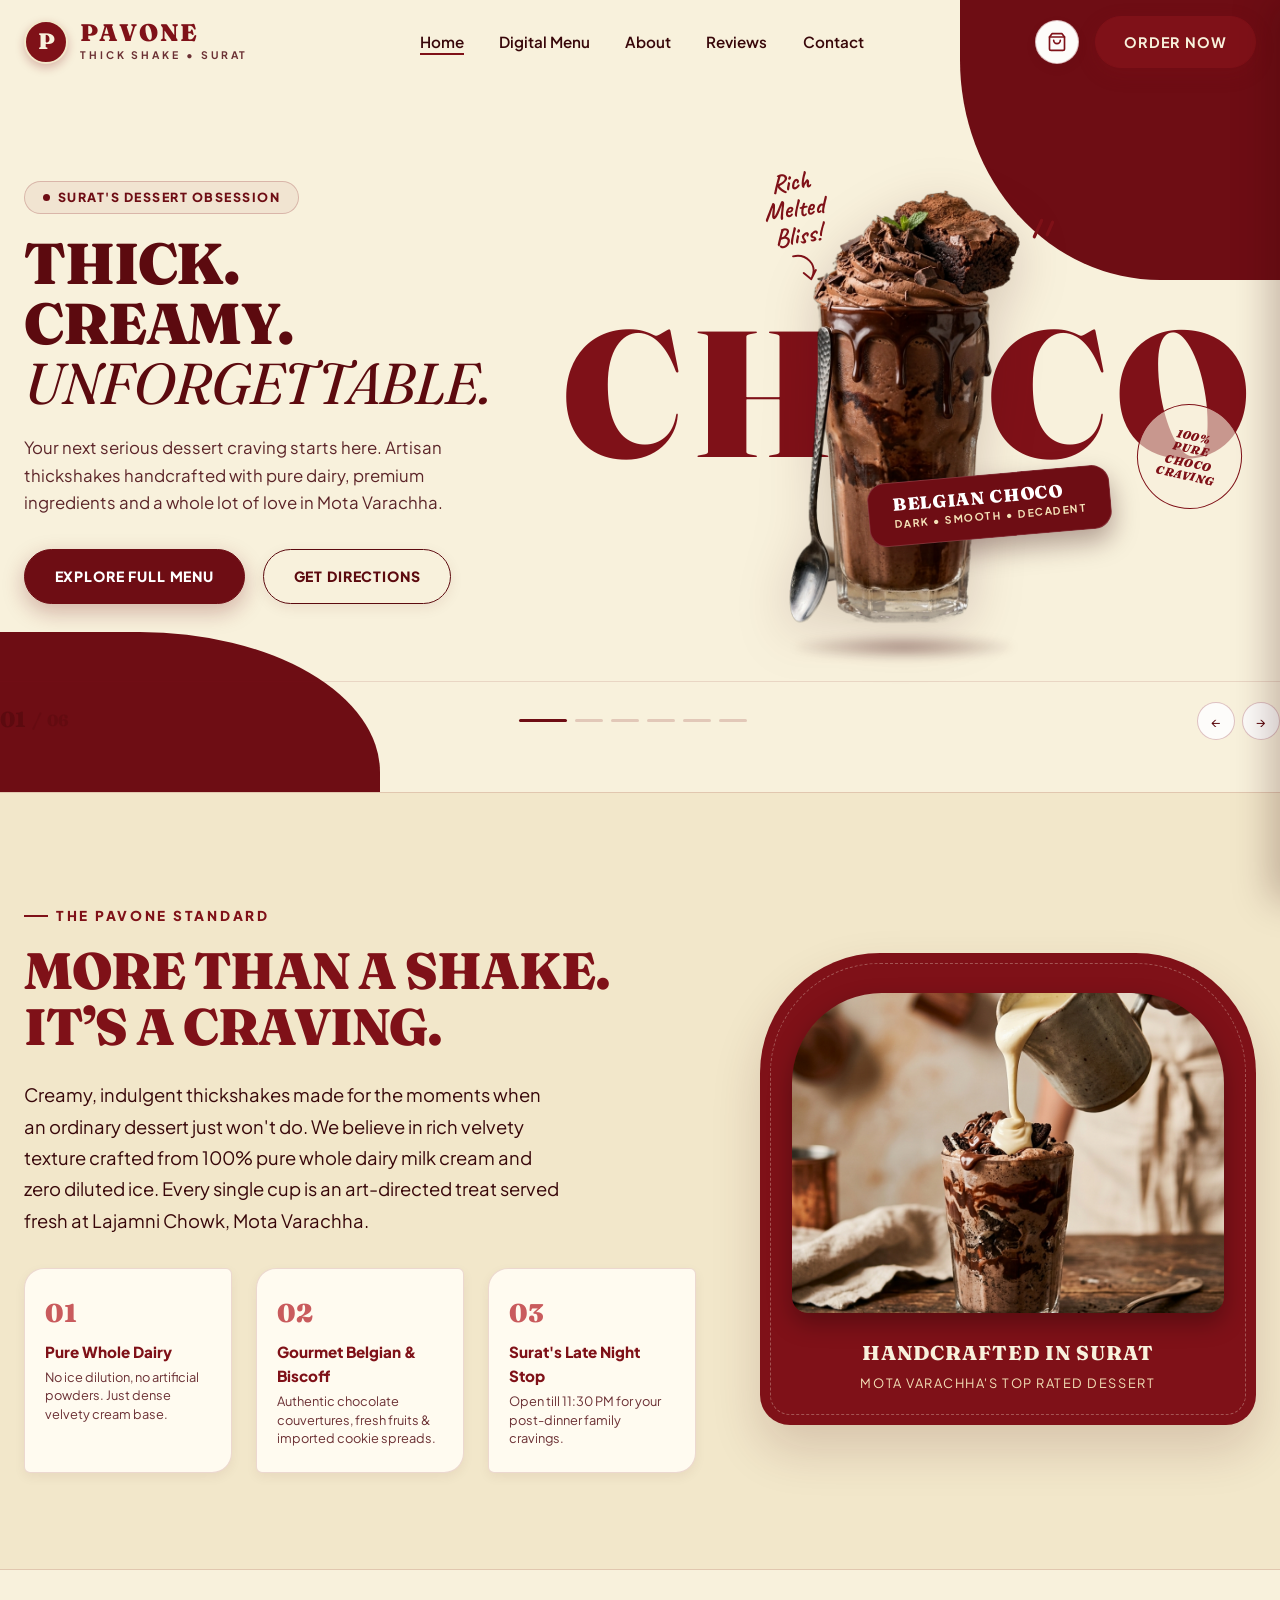
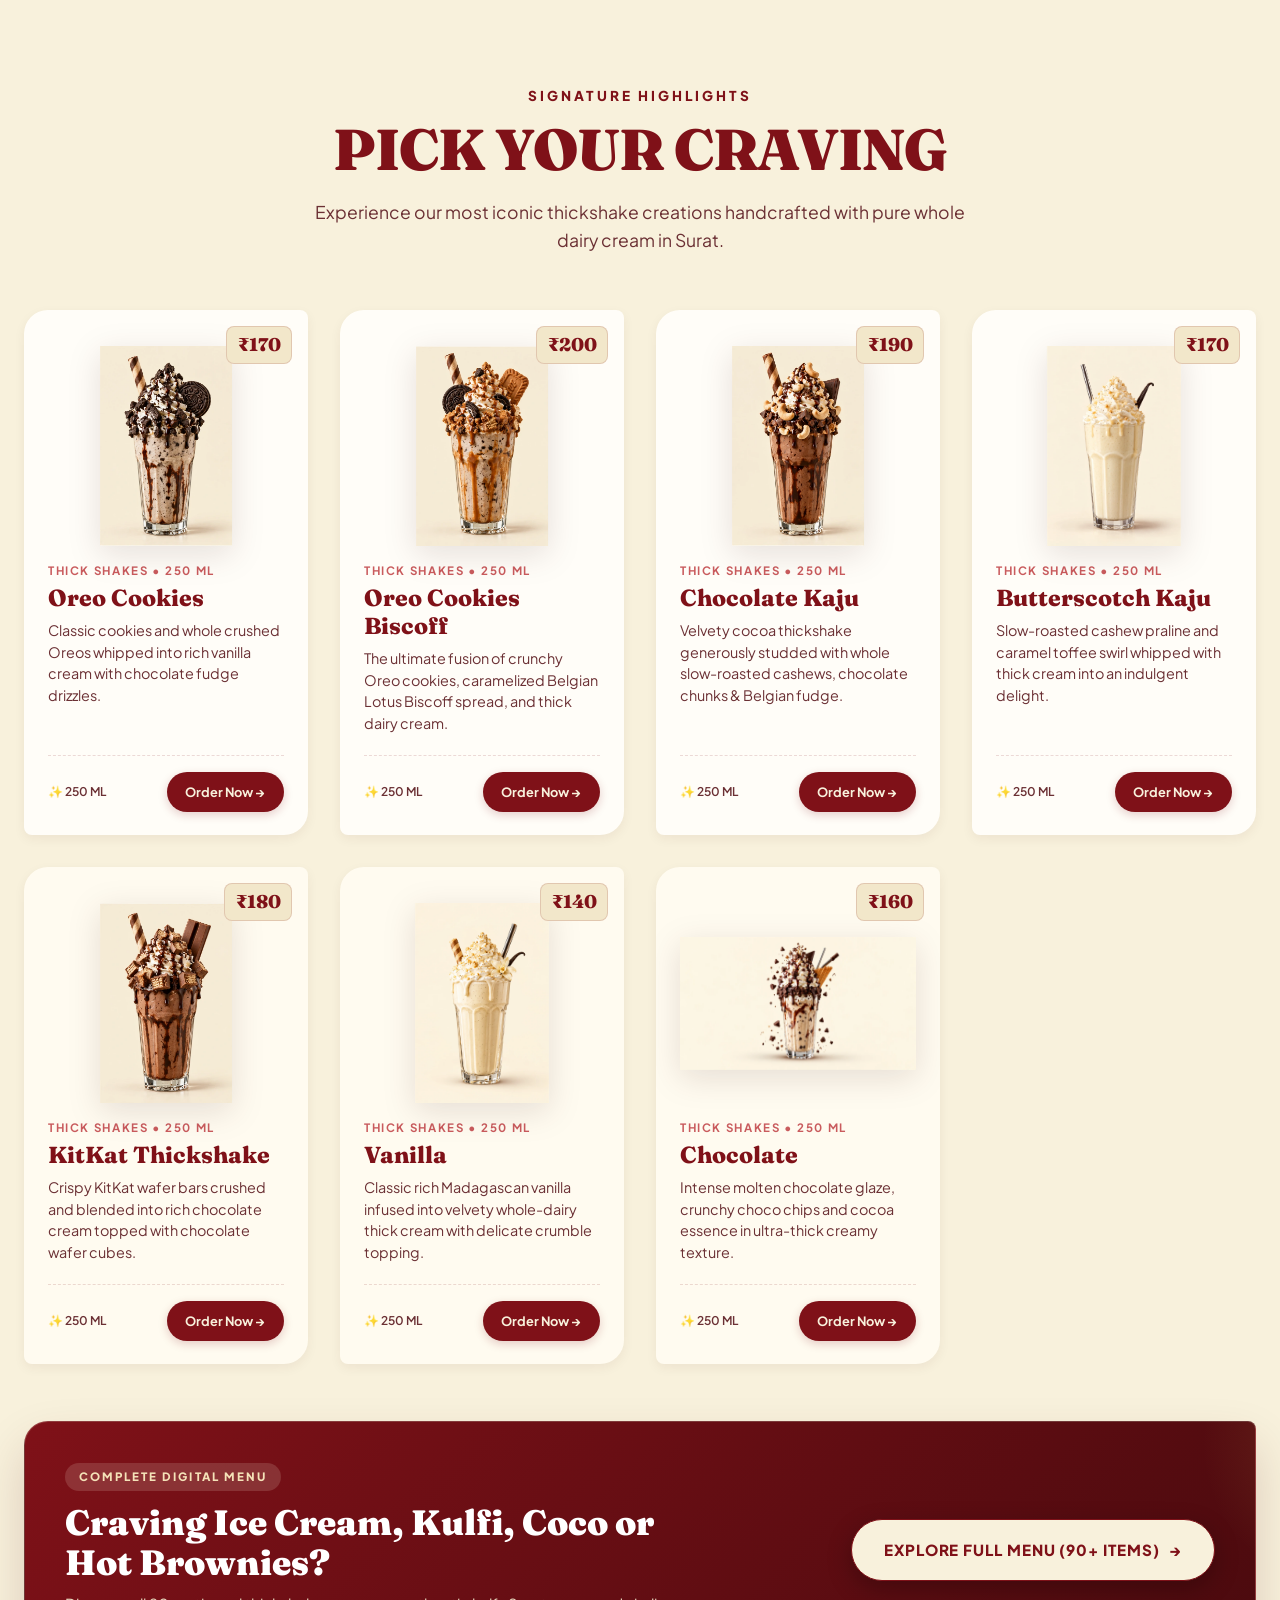
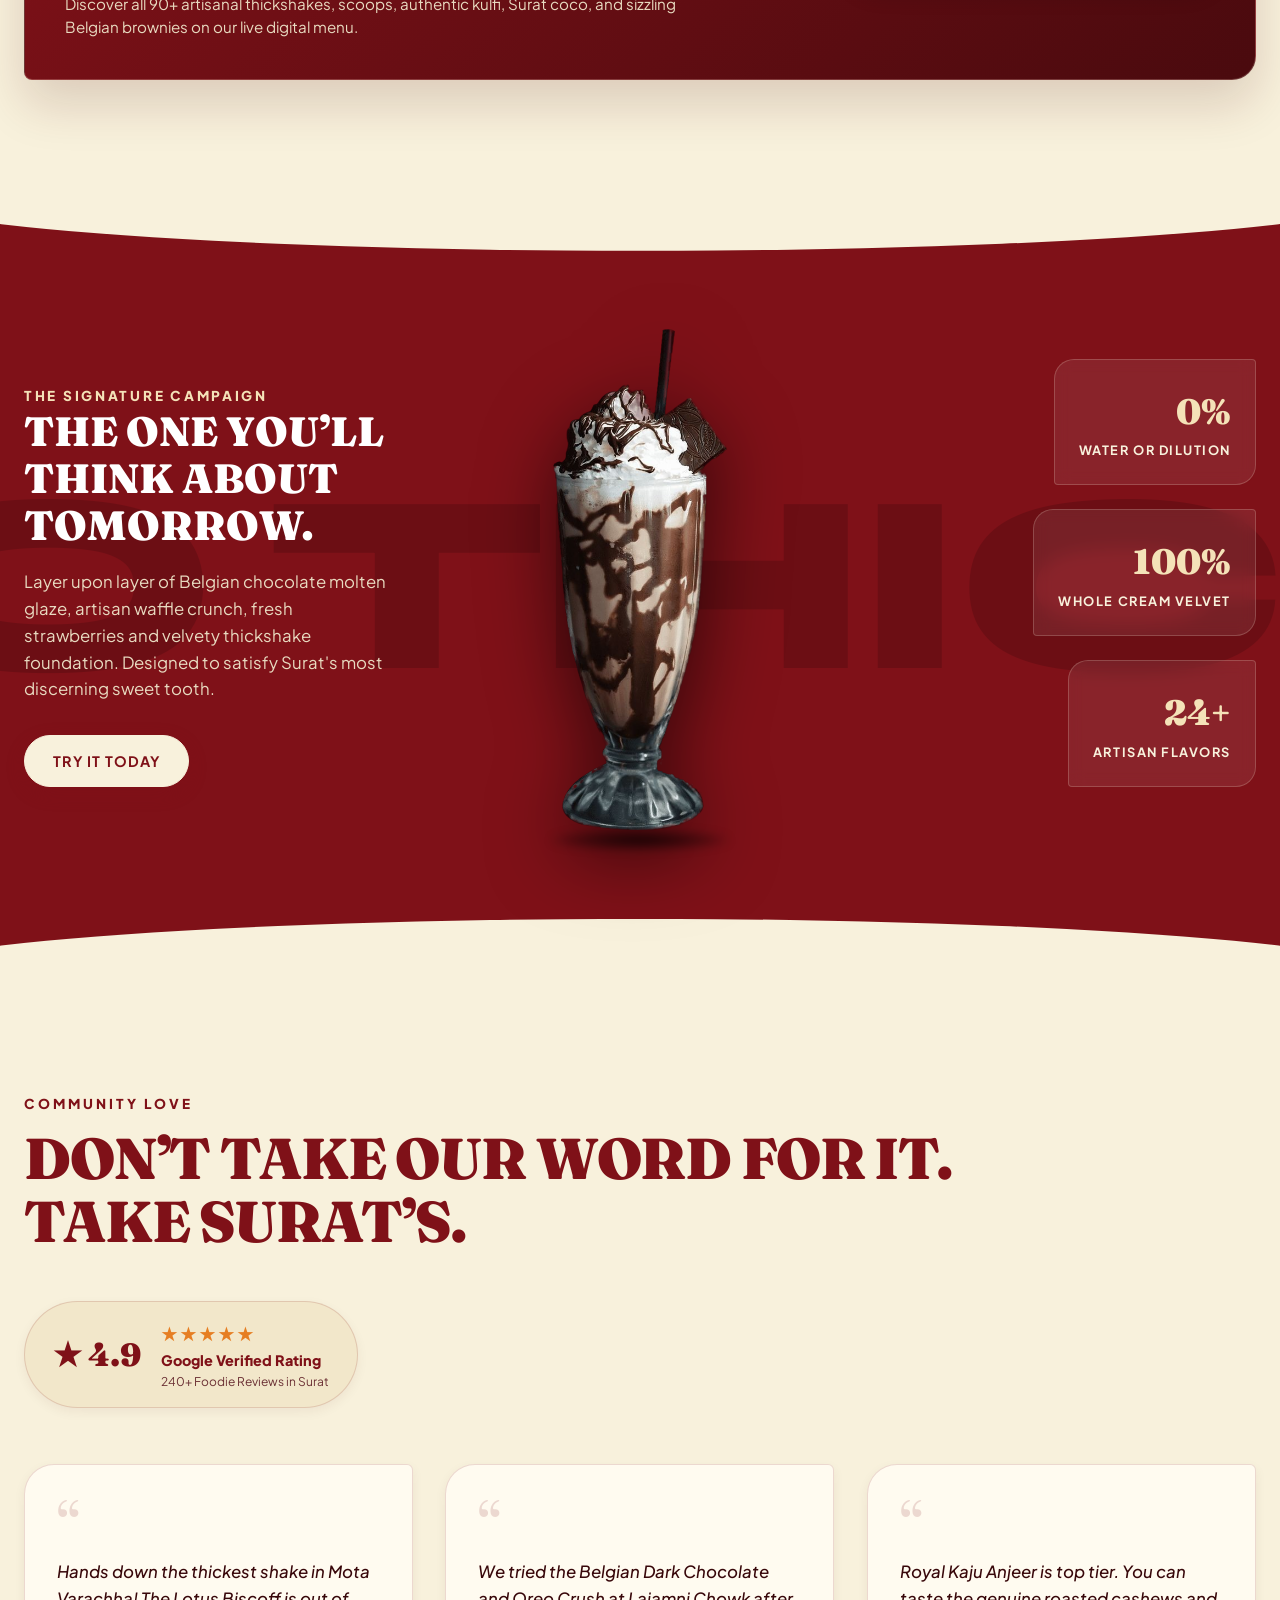
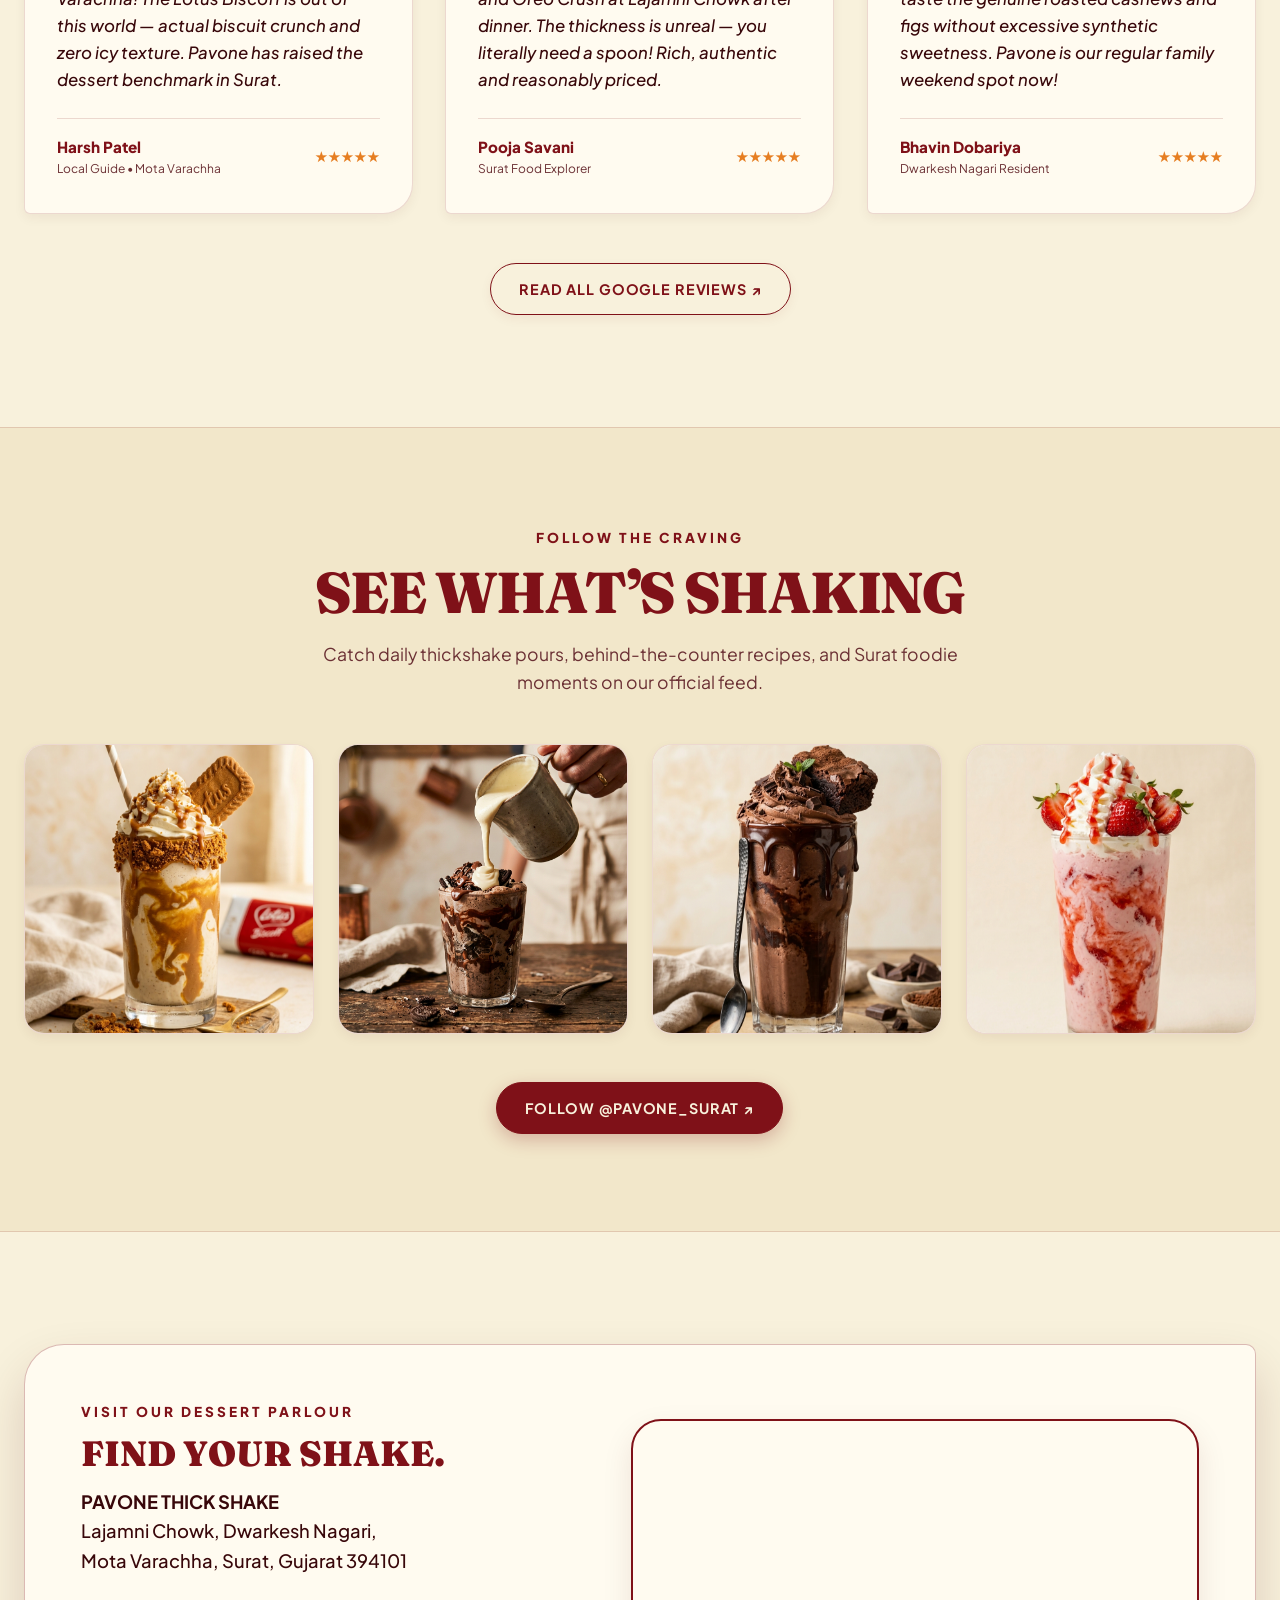
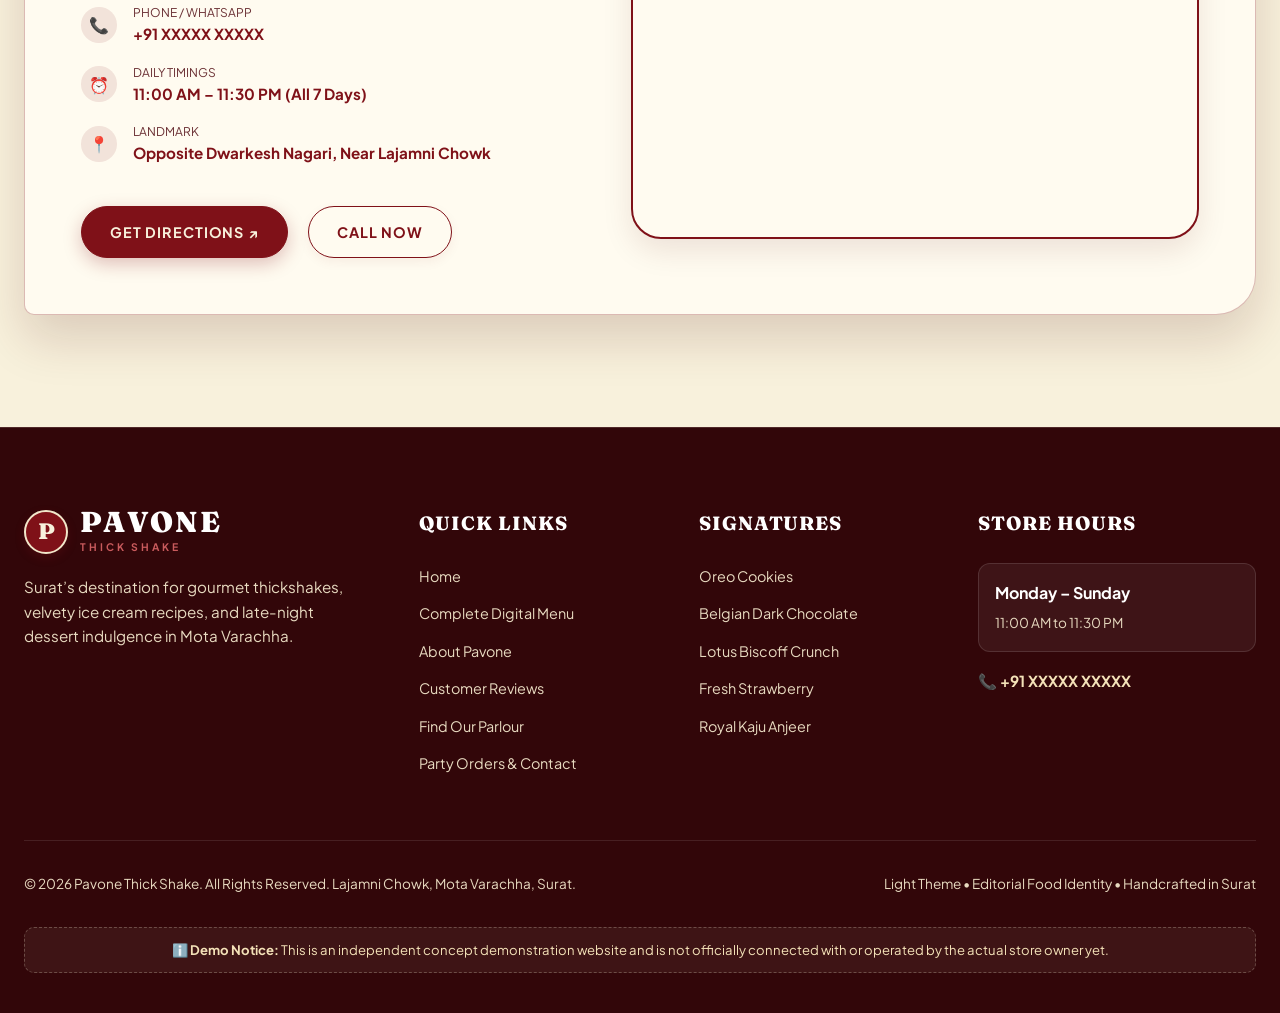
<file: index.html>
<!DOCTYPE html>
<html lang="en">
<head>
  <meta charset="UTF-8">
  <meta name="viewport" content="width=device-width, initial-scale=1.0">
  <title>Pavone Thick Shake | Best Thickshakes & Desserts in Mota Varachha, Surat</title>
  <meta name="description" content="Pavone Thick Shake in Mota Varachha, Surat. Indulge in ultra-thick, creamy Belgian Chocolate, Oreo Crush, Lotus Biscoff & Royal Kaju shakes. Visit near Lajamni Chowk!">
  <meta name="keywords" content="Pavone Thick Shake, Pavone Surat, thickshake Surat, thickshake Mota Varachha, thick shakes near me, desserts Mota Varachha, shakes in Surat, thickshake near Lajamni Chowk">
  <link rel="canonical" href="https://pavonethickshake.com/">

  <!-- Open Graph / Meta -->
  <meta property="og:type" content="restaurant">
  <meta property="og:title" content="Pavone Thick Shake | Luxury Thickshakes in Surat">
  <meta property="og:description" content="Creamy, ultra-indulgent thickshakes made in Mota Varachha, Surat. Experience Belgian Chocolate, Lotus Biscoff, Oreo & Fresh Strawberry.">
  <meta property="og:image" content="assets/images/shake-oreo.jpg">

  <!-- Google Fonts: Editorial Display, Handwritten Accent & Clean Sans -->
  <link rel="preconnect" href="https://fonts.googleapis.com">
  <link rel="preconnect" href="https://fonts.gstatic.com" crossorigin>
  <link href="https://fonts.googleapis.com/css2?family=Caveat:wght@600;700&family=Fraunces:ital,opsz,wght@0,9..144,600..900;1,9..144,400;1,9..144,700&family=Plus+Jakarta+Sans:wght@400;500;600;700;800&family=Syne:wght@700;800;900&display=swap" rel="stylesheet">

  <!-- Preload Critical Hero Product Cutout -->
  <link rel="preload" as="image" href="assets/images/shake-chocolate.png" type="image/png">

  <link rel="stylesheet" href="css/style.css">

  <!-- JSON-LD LocalBusiness & FoodEstablishment Schema -->
  <script type="application/ld+json">
  {
    "@context": "https://schema.org",
    "@type": "IceCreamShop",
    "name": "Pavone Thick Shake",
    "image": "assets/images/shake-oreo.jpg",
    "telephone": "+91XXXXXXXXXX",
    "url": "https://pavonethickshake.com",
    "address": {
      "@type": "PostalAddress",
      "streetAddress": "Lajamni Chowk, Dwarkesh Nagari",
      "addressLocality": "Mota Varachha, Surat",
      "addressRegion": "Gujarat",
      "postalCode": "394101",
      "addressCountry": "IN"
    },
    "geo": {
      "@type": "GeoCoordinates",
      "latitude": "21.2428",
      "longitude": "72.8872"
    },
    "openingHoursSpecification": [
      {
        "@type": "OpeningHoursSpecification",
        "dayOfWeek": ["Monday", "Tuesday", "Wednesday", "Thursday", "Friday", "Saturday", "Sunday"],
        "opens": "11:00",
        "closes": "23:30"
      }
    ],
    "servesCuisine": "Thickshakes, Desserts, Ice Cream",
    "priceRange": "₹₹",
    "aggregateRating": {
      "@type": "AggregateRating",
      "ratingValue": "4.9",
      "reviewCount": "248"
    }
  }
  </script>
</head>
<body>

  <!-- ==========================================================================
       HEADER
       ========================================================================== -->
  <header class="site-header" id="navbar">
    <div class="container">
      <div class="header-inner">
        <!-- Brand Logo -->
        <a href="index.html" class="logo-brand" aria-label="Pavone Thick Shake Homepage">
          <div class="logo-symbol">P</div>
          <div class="logo-text">
            <span class="logo-title">PAVONE</span>
            <span class="logo-subtitle">THICK SHAKE • SURAT</span>
          </div>
        </a>

        <!-- Desktop Navigation Links -->
        <nav class="main-nav" aria-label="Main Navigation">
          <ul class="nav-links">
            <li class="nav-item"><a href="index.html" class="active">Home</a></li>
            <li class="nav-item"><a href="order.html">Digital Menu</a></li>
            <li class="nav-item"><a href="about.html">About</a></li>
            <li class="nav-item"><a href="#reviews">Reviews</a></li>
            <li class="nav-item"><a href="contact.html">Contact</a></li>
          </ul>
        </nav>

        <!-- Header Actions -->
        <div class="header-actions">
          <a href="order.html" class="btn-pill-icon" aria-label="View Craving Bag" title="Craving Bag">
            <svg width="20" height="20" viewBox="0 0 24 24" fill="none" stroke="currentColor" stroke-width="2" stroke-linecap="round" stroke-linejoin="round"><path d="M6 2L3 6v14a2 2 0 0 0 2 2h14a2 2 0 0 0 2-2V6l-3-4z"></path><line x1="3" y1="6" x2="21" y2="6"></line><path d="M16 10a4 4 0 0 1-8 0"></path></svg>
            <span class="cart-count-badge" style="position:absolute; top:2px; right:2px; background:var(--burgundy-primary); color:#fff; font-size:0.65rem; width:18px; height:18px; border-radius:50%; display:none; align-items:center; justify-content:center; font-weight:800;">0</span>
          </a>
          <a href="order.html" class="btn btn-primary">ORDER NOW</a>
          <button class="mobile-menu-toggle" aria-label="Toggle Menu">
            <span></span>
            <span></span>
            <span></span>
          </button>
        </div>
      </div>
    </div>
  </header>

  <!-- Mobile Navigation Overlay & Drawer -->
  <div class="mobile-nav-overlay" id="mobileNavOverlay" aria-hidden="true"></div>
  <div class="mobile-nav-drawer" id="mobileNavDrawer" aria-label="Mobile Navigation Menu">
    <div>
      <div class="mobile-nav-header">
        <div class="logo-brand">
          <div class="logo-symbol">P</div>
          <div class="logo-text">
            <span class="logo-title">PAVONE</span>
          </div>
        </div>
        <button class="mobile-nav-close" aria-label="Close Mobile Navigation">✕</button>
      </div>
      <ul class="mobile-nav-links">
        <li><a href="index.html">Home</a></li>
        <li><a href="order.html">Digital Menu & Order</a></li>
        <li><a href="about.html">About</a></li>
        <li><a href="#reviews">Reviews</a></li>
        <li><a href="contact.html">Contact</a></li>
      </ul>
    </div>
    <div class="mobile-nav-footer">
      <a href="order.html" class="btn btn-primary btn-mobile-order">ORDER ONLINE</a>
      <p style="font-size:0.8rem; color:var(--text-muted); line-height:1.4;">📍 Lajamni Chowk, Mota Varachha, Surat</p>
      <a href="tel:+91XXXXXXXXXX" class="btn btn-secondary" style="width:100%; min-height:44px; font-size:0.85rem;">📞 +91 XXXXX XXXXX</a>
    </div>
  </div>

  <main id="main-content">
    <!-- ==========================================================================
         HERO SECTION: EXACT EDITORIAL POSTER COMPOSITION
         ========================================================================== -->
    <section class="hero-section" id="hero">
      <!-- Decorative Corner Waves from Screenshot -->
      <div class="hero-corner-wave-top"></div>
      <div class="hero-corner-wave-bottom"></div>

      <div class="container hero-container">
        <div class="hero-grid">
          <!-- Left Editorial Copy -->
          <div class="hero-content">
            <div class="hero-badge-pill">
              <span class="dot"></span>
              <span>SURAT'S DESSERT OBSESSION</span>
            </div>
            
            <h1 class="hero-headline">
              THICK.<br>
              CREAMY.<br>
              <span class="serif-italic">UNFORGETTABLE.</span>
            </h1>

            <p class="hero-description">
              Your next serious dessert craving starts here. Artisan thickshakes handcrafted with pure dairy, premium ingredients and a whole lot of love in Mota Varachha.
            </p>

            <div class="hero-cta-group">
              <a href="order.html" class="btn btn-primary">EXPLORE FULL MENU</a>
              <a href="#location" class="btn btn-secondary">GET DIRECTIONS</a>
            </div>
          </div>

          <!-- Center/Right Stage: Poster Composition with Giant Letters & Floating Shake -->
          <div class="hero-stage">
            <!-- Shake Slides Container -->
            <div class="hero-shake-showcase">
              <!-- Slide 1: Belgian Choco (01) -->
              <div class="shake-slide active" data-flavor="choco" data-flavor-name="Oreo Crush">
                <div class="shake-poster-giant-word">
                  <div class="giant-line">
                    <span class="giant-char">C</span>
                    <span class="giant-char">H</span>
                    <span class="giant-char">O</span>
                    <span class="giant-char">C</span>
                    <span class="giant-char">O</span>
                  </div>
                </div>
                <div class="handwritten-annotation">
                  <span class="cursive-text">Rich<br>Melted<br>Bliss!</span>
                  <svg class="hand-arrow" viewBox="0 0 50 40" fill="none">
                    <path d="M8 6 C 24 2, 42 16, 32 36 M 22 28 L 32 36 L 38 24" stroke="#7F1118" stroke-width="2.5" stroke-linecap="round" stroke-linejoin="round"/>
                  </svg>
                </div>
                <div class="straw-spark-lines">
                  <svg viewBox="0 0 35 35" fill="none">
                    <path d="M8 26 L 16 8 M 22 24 L 28 10" stroke="#7F1118" stroke-width="3.5" stroke-linecap="round"/>
                  </svg>
                </div>
                <div class="shake-image-wrapper">
                  <img src="assets/images/shake-chocolate.png" alt="Pavone Belgian Dark Chocolate Thickshake" class="shake-floating-cup" width="380" height="520">
                  <div class="shake-ground-shadow"></div>
                  <div class="shake-sticker-tag">
                    <span class="tag-title">BELGIAN CHOCO</span>
                    <span class="tag-sub">DARK • SMOOTH • DECADENT</span>
                  </div>
                </div>
                <div class="hero-stamp-badge">
                  <div class="stamp-inner">
                    <span class="stamp-word">100%</span>
                    <span class="stamp-word">PURE</span>
                    <span class="stamp-word">CHOCO</span>
                    <span class="stamp-word">CRAVING</span>
                  </div>
                </div>
              </div>

              <!-- Slide 2: Oreo Crush (02) -->
              <div class="shake-slide" data-flavor="oreo" data-flavor-name="Strawberry Bliss">
                <div class="shake-poster-giant-word">
                  <div class="giant-line">
                    <span class="giant-char">O</span>
                    <span class="giant-char">R</span>
                    <span class="giant-char">E</span>
                    <span class="giant-char">O</span>
                  </div>
                </div>
                <div class="handwritten-annotation">
                  <span class="cursive-text">Cookie<br>Crush<br>Happiness!</span>
                  <svg class="hand-arrow" viewBox="0 0 50 40" fill="none">
                    <path d="M8 6 C 24 2, 42 16, 32 36 M 22 28 L 32 36 L 38 24" stroke="#7F1118" stroke-width="2.5" stroke-linecap="round" stroke-linejoin="round"/>
                  </svg>
                </div>
                <div class="straw-spark-lines">
                  <svg viewBox="0 0 35 35" fill="none">
                    <path d="M8 26 L 16 8 M 22 24 L 28 10" stroke="#7F1118" stroke-width="3.5" stroke-linecap="round"/>
                  </svg>
                </div>
                <div class="shake-image-wrapper">
                  <img src="assets/images/shake-oreo-straw.png" alt="Pavone Oreo Crush Thickshake" class="shake-floating-cup" width="380" height="520">
                  <div class="shake-ground-shadow"></div>
                  <div class="shake-sticker-tag">
                    <span class="tag-title">OREO CRUSH</span>
                    <span class="tag-sub">THICK • CREAMY • LOADED</span>
                  </div>
                </div>
                <div class="hero-stamp-badge">
                  <div class="stamp-inner">
                    <span class="stamp-word">GOOD</span>
                    <span class="stamp-word">SHAKES</span>
                    <span class="stamp-word">BETTER</span>
                    <span class="stamp-word">DAYS</span>
                  </div>
                </div>
              </div>

              <!-- Slide 3: Strawberry Bliss (03) -->
              <div class="shake-slide" data-flavor="strawberry" data-flavor-name="Biscoff Dream">
                <div class="shake-poster-giant-word multiline">
                  <div class="giant-line">
                    <span class="giant-char">S</span>
                    <span class="giant-char">T</span>
                    <span class="giant-char">R</span>
                    <span class="giant-char">A</span>
                    <span class="giant-char">W</span>
                  </div>
                  <div class="giant-line">
                    <span class="giant-char">B</span>
                    <span class="giant-char">E</span>
                    <span class="giant-char">R</span>
                    <span class="giant-char">R</span>
                    <span class="giant-char">Y</span>
                  </div>
                </div>
                <div class="handwritten-annotation">
                  <span class="cursive-text">Real<br>Strawberries<br>Real Happiness!</span>
                  <svg class="hand-arrow" viewBox="0 0 50 40" fill="none">
                    <path d="M8 6 C 24 2, 42 16, 32 36 M 22 28 L 32 36 L 38 24" stroke="#7F1118" stroke-width="2.5" stroke-linecap="round" stroke-linejoin="round"/>
                  </svg>
                </div>
                <div class="straw-spark-lines">
                  <svg viewBox="0 0 35 35" fill="none">
                    <path d="M8 26 L 16 8 M 22 24 L 28 10" stroke="#7F1118" stroke-width="3.5" stroke-linecap="round"/>
                  </svg>
                </div>
                <div class="shake-image-wrapper">
                  <img src="assets/images/shake-strawberry.png" alt="Pavone Fresh Strawberry Swirl Thickshake" class="shake-floating-cup" width="380" height="520">
                  <div class="shake-ground-shadow"></div>
                  <div class="shake-sticker-tag">
                    <span class="tag-title">STRAWBERRY BLISS</span>
                    <span class="tag-sub">FRESH • FRUITY • CREAMY</span>
                  </div>
                </div>
                <div class="hero-stamp-badge">
                  <div class="stamp-inner">
                    <span class="stamp-word">SWEET</span>
                    <span class="stamp-word">SUMMER</span>
                    <span class="stamp-word">BERRY</span>
                    <span class="stamp-word">CRAVE</span>
                  </div>
                </div>
              </div>

              <!-- Slide 4: Biscoff Dream (04) -->
              <div class="shake-slide" data-flavor="biscoff" data-flavor-name="Butterscotch Magic">
                <div class="shake-poster-giant-word">
                  <div class="giant-line">
                    <span class="giant-char">B</span>
                    <span class="giant-char">I</span>
                    <span class="giant-char">S</span>
                    <span class="giant-char">C</span>
                    <span class="giant-char">O</span>
                    <span class="giant-char">F</span>
                    <span class="giant-char">F</span>
                  </div>
                </div>
                <div class="handwritten-annotation">
                  <span class="cursive-text">Biscoff<br>Makes It<br>Better!</span>
                  <svg class="hand-arrow" viewBox="0 0 50 40" fill="none">
                    <path d="M8 6 C 24 2, 42 16, 32 36 M 22 28 L 32 36 L 38 24" stroke="#7F1118" stroke-width="2.5" stroke-linecap="round" stroke-linejoin="round"/>
                  </svg>
                </div>
                <div class="straw-spark-lines">
                  <svg viewBox="0 0 35 35" fill="none">
                    <path d="M8 26 L 16 8 M 22 24 L 28 10" stroke="#7F1118" stroke-width="3.5" stroke-linecap="round"/>
                  </svg>
                </div>
                <div class="shake-image-wrapper">
                  <img src="assets/images/shake-biscoff.png" alt="Pavone Lotus Biscoff Dream Thickshake" class="shake-floating-cup" width="380" height="520">
                  <div class="shake-ground-shadow"></div>
                  <div class="shake-sticker-tag">
                    <span class="tag-title">BISCOFF DREAM</span>
                    <span class="tag-sub">CARAMEL • CRUNCHY • IRRESISTIBLE</span>
                  </div>
                </div>
                <div class="hero-stamp-badge">
                  <div class="stamp-inner">
                    <span class="stamp-word">ORIGINAL</span>
                    <span class="stamp-word">BELGIAN</span>
                    <span class="stamp-word">BISCOFF</span>
                    <span class="stamp-word">SPREAD</span>
                  </div>
                </div>
              </div>

              <!-- Slide 5: Butterscotch Magic (05) -->
              <div class="shake-slide" data-flavor="butterscotch" data-flavor-name="Kaju Delight">
                <div class="shake-poster-giant-word multiline">
                  <div class="giant-line">
                    <span class="giant-char">B</span>
                    <span class="giant-char">U</span>
                    <span class="giant-char">T</span>
                    <span class="giant-char">T</span>
                    <span class="giant-char">E</span>
                    <span class="giant-char">R</span>
                  </div>
                  <div class="giant-line">
                    <span class="giant-char">S</span>
                    <span class="giant-char">C</span>
                    <span class="giant-char">O</span>
                    <span class="giant-char">T</span>
                    <span class="giant-char">C</span>
                    <span class="giant-char">H</span>
                  </div>
                </div>
                <div class="handwritten-annotation">
                  <span class="cursive-text">Classic<br>Never<br>Fails!</span>
                  <svg class="hand-arrow" viewBox="0 0 50 40" fill="none">
                    <path d="M8 6 C 24 2, 42 16, 32 36 M 22 28 L 32 36 L 38 24" stroke="#7F1118" stroke-width="2.5" stroke-linecap="round" stroke-linejoin="round"/>
                  </svg>
                </div>
                <div class="straw-spark-lines">
                  <svg viewBox="0 0 35 35" fill="none">
                    <path d="M8 26 L 16 8 M 22 24 L 28 10" stroke="#7F1118" stroke-width="3.5" stroke-linecap="round"/>
                  </svg>
                </div>
                <div class="shake-image-wrapper">
                  <img src="assets/images/shake-butterscotch.png" alt="Pavone Royal Butterscotch Magic Thickshake" class="shake-floating-cup" width="380" height="520">
                  <div class="shake-ground-shadow"></div>
                  <div class="shake-sticker-tag">
                    <span class="tag-title">BUTTERSCOTCH MAGIC</span>
                    <span class="tag-sub">SWEET • CREAMY • TIMELESS</span>
                  </div>
                </div>
                <div class="hero-stamp-badge">
                  <div class="stamp-inner">
                    <span class="stamp-word">GOLDEN</span>
                    <span class="stamp-word">CRUNCH</span>
                    <span class="stamp-word">TOFFEE</span>
                    <span class="stamp-word">DROPS</span>
                  </div>
                </div>
              </div>

              <!-- Slide 6: Kaju Delight (06) -->
              <div class="shake-slide" data-flavor="kaju" data-flavor-name="Belgian Choco">
                <div class="shake-poster-giant-word">
                  <div class="giant-line">
                    <span class="giant-char">K</span>
                    <span class="giant-char">A</span>
                    <span class="giant-char">J</span>
                    <span class="giant-char">U</span>
                  </div>
                </div>
                <div class="handwritten-annotation">
                  <span class="cursive-text">Nuts<br>Make Life<br>Sweeter!</span>
                  <svg class="hand-arrow" viewBox="0 0 50 40" fill="none">
                    <path d="M8 6 C 24 2, 42 16, 32 36 M 22 28 L 32 36 L 38 24" stroke="#7F1118" stroke-width="2.5" stroke-linecap="round" stroke-linejoin="round"/>
                  </svg>
                </div>
                <div class="straw-spark-lines">
                  <svg viewBox="0 0 35 35" fill="none">
                    <path d="M8 26 L 16 8 M 22 24 L 28 10" stroke="#7F1118" stroke-width="3.5" stroke-linecap="round"/>
                  </svg>
                </div>
                <div class="shake-image-wrapper">
                  <img src="assets/images/shake-kaju.png" alt="Pavone Royal Kaju Delight Thickshake" class="shake-floating-cup" width="380" height="520">
                  <div class="shake-ground-shadow"></div>
                  <div class="shake-sticker-tag">
                    <span class="tag-title">KAJU DELIGHT</span>
                    <span class="tag-sub">RICH • NUTTY • INDULGENT</span>
                  </div>
                </div>
                <div class="hero-stamp-badge">
                  <div class="stamp-inner">
                    <span class="stamp-word">ROYAL</span>
                    <span class="stamp-word">NUTS &</span>
                    <span class="stamp-word">ANJEER</span>
                    <span class="stamp-word">DELIGHT</span>
                  </div>
                </div>
              </div>
            </div>
          </div>
        </div>
      </div>

        <!-- Hero Bottom Controls (Exact Match to Screenshot) -->
        <div class="hero-slider-bottom-bar">
          <div class="slider-counter">
            <span class="counter-current">01</span>
            <span class="counter-divider">/</span>
            <span class="counter-total">06</span>
          </div>

          <div class="slider-progress-dashes" role="tablist" aria-label="Shake Slide Indicators">
            <div class="progress-dash active" title="Belgian Choco"></div>
            <div class="progress-dash" title="Oreo Crush"></div>
            <div class="progress-dash" title="Strawberry Bliss"></div>
            <div class="progress-dash" title="Biscoff Dream"></div>
            <div class="progress-dash" title="Butterscotch Magic"></div>
            <div class="progress-dash" title="Kaju Delight"></div>
          </div>

          <div class="slider-controls-right">
            <div class="slider-nav-arrows">
              <button class="slider-arrow-btn prev" aria-label="Previous Slide">←</button>
              <button class="slider-arrow-btn next" aria-label="Next Slide">→</button>
            </div>
          </div>
        </div>
      </div>
    </section>

    <!-- ==========================================================================
         INTRO / STATEMENT SECTION
         ========================================================================== -->
    <section class="statement-section" id="statement">
      <div class="statement-curved-arch"></div>
      <div class="container">
        <div class="statement-grid">
          <div class="statement-content">
            <span class="statement-tag">The Pavone Standard</span>
            <h2 class="statement-heading">
              MORE THAN A SHAKE.<br>
              IT’S A CRAVING.
            </h2>
            <p class="statement-body">
              Creamy, indulgent thickshakes made for the moments when an ordinary dessert just won't do. We believe in rich velvety texture crafted from 100% pure whole dairy milk cream and zero diluted ice. Every single cup is an art-directed treat served fresh at Lajamni Chowk, Mota Varachha.
            </p>

            <div class="statement-pillars">
              <div class="pillar-card">
                <div class="pillar-num">01</div>
                <div class="pillar-title">Pure Whole Dairy</div>
                <div class="pillar-desc">No ice dilution, no artificial powders. Just dense velvety cream base.</div>
              </div>
              <div class="pillar-card">
                <div class="pillar-num">02</div>
                <div class="pillar-title">Gourmet Belgian & Biscoff</div>
                <div class="pillar-desc">Authentic chocolate couvertures, fresh fruits & imported cookie spreads.</div>
              </div>
              <div class="pillar-card">
                <div class="pillar-num">03</div>
                <div class="pillar-title">Surat's Late Night Stop</div>
                <div class="pillar-desc">Open till 11:30 PM for your post-dinner family cravings.</div>
              </div>
            </div>
          </div>

          <!-- Right Organic Visual Arch -->
          <div class="statement-visual-card">
            <img src="assets/images/brand-pour.jpg" alt="Handcrafting Pavone Thickshake" class="statement-visual-image">
            <div class="statement-badge-bottom">HANDCRAFTED IN SURAT</div>
            <div class="statement-sub-bottom">MOTA VARACHHA'S TOP RATED DESSERT</div>
          </div>
        </div>
      </div>
    </section>

    <!-- ==========================================================================
         MENU SECTION ("PICK YOUR CRAVING")
         ========================================================================== -->
    <!-- ==========================================================================
         MENU SECTION ("SIGNATURE CRAVINGS")
         ========================================================================== -->
    <section class="menu-section" id="menu">
      <div class="container">
        <div class="section-header-center">
          <span class="section-subtitle">SIGNATURE HIGHLIGHTS</span>
          <h2 class="section-title">PICK YOUR CRAVING</h2>
          <p class="section-description">
            Experience our most iconic thickshake creations handcrafted with pure whole dairy cream in Surat.
          </p>
        </div>

        <!-- Curated Signature Highlights Grid -->
        <div class="menu-grid" id="menuGrid">
          <!-- 1. Oreo Cookies -->
          <div class="menu-card featured-card" id="oreo-cookies-thick-shake">
            <span class="card-tag">Surat's #1 Craving</span>
            <span class="card-price-badge">₹170</span>
            <div class="card-image-area">
              <img src="images/menu/thick-shakes/oreo-cookies.webp" alt="Oreo Cookies Thick Shake (250 ML)" loading="lazy" width="280" height="380">
            </div>
            <div class="card-content">
              <span class="card-category-label">Thick Shakes • 250 ML</span>
              <h3 class="card-title">Oreo Cookies</h3>
              <p class="card-desc">Classic cookies and whole crushed Oreos whipped into rich vanilla cream with chocolate fudge drizzles.</p>
              <div class="card-footer">
                <div class="card-specs">
                  <span>✨ 250 ML</span>
                </div>
                <a href="order.html" class="btn-card-order">Order Now →</a>
              </div>
            </div>
          </div>

          <!-- 2. Oreo Cookies Biscoff -->
          <div class="menu-card featured-card" id="oreo-cookies-biscoff-thick-shake">
            <span class="card-tag">Ultimate Fusion</span>
            <span class="card-price-badge">₹200</span>
            <div class="card-image-area">
              <img src="images/menu/thick-shakes/oreo-cookies-biscoff.webp" alt="Oreo Cookies Biscoff Thick Shake (250 ML)" loading="lazy" width="280" height="380">
            </div>
            <div class="card-content">
              <span class="card-category-label">Thick Shakes • 250 ML</span>
              <h3 class="card-title">Oreo Cookies Biscoff</h3>
              <p class="card-desc">The ultimate fusion of crunchy Oreo cookies, caramelized Belgian Lotus Biscoff spread, and thick dairy cream.</p>
              <div class="card-footer">
                <div class="card-specs">
                  <span>✨ 250 ML</span>
                </div>
                <a href="order.html" class="btn-card-order">Order Now →</a>
              </div>
            </div>
          </div>

          <!-- 3. Chocolate Kaju -->
          <div class="menu-card featured-card" id="chocolate-kaju-thick-shake">
            <span class="card-tag">Royal Chocolate</span>
            <span class="card-price-badge">₹190</span>
            <div class="card-image-area">
              <img src="images/menu/thick-shakes/chocolate-kaju.webp" alt="Chocolate Kaju Thick Shake (250 ML)" loading="lazy" width="280" height="380">
            </div>
            <div class="card-content">
              <span class="card-category-label">Thick Shakes • 250 ML</span>
              <h3 class="card-title">Chocolate Kaju</h3>
              <p class="card-desc">Velvety cocoa thickshake generously studded with whole slow-roasted cashews, chocolate chunks & Belgian fudge.</p>
              <div class="card-footer">
                <div class="card-specs">
                  <span>✨ 250 ML</span>
                </div>
                <a href="order.html" class="btn-card-order">Order Now →</a>
              </div>
            </div>
          </div>

          <!-- 4. Butterscotch Kaju -->
          <div class="menu-card featured-card" id="butterscotch-kaju-thick-shake">
            <span class="card-tag">Royal Crunch</span>
            <span class="card-price-badge">₹170</span>
            <div class="card-image-area">
              <img src="images/menu/thick-shakes/butterscotch-kaju.webp" alt="Butterscotch Kaju Thick Shake (250 ML)" loading="lazy" width="280" height="380">
            </div>
            <div class="card-content">
              <span class="card-category-label">Thick Shakes • 250 ML</span>
              <h3 class="card-title">Butterscotch Kaju</h3>
              <p class="card-desc">Slow-roasted cashew praline and caramel toffee swirl whipped with thick cream into an indulgent delight.</p>
              <div class="card-footer">
                <div class="card-specs">
                  <span>✨ 250 ML</span>
                </div>
                <a href="order.html" class="btn-card-order">Order Now →</a>
              </div>
            </div>
          </div>

          <!-- 5. KitKat Thickshake -->
          <div class="menu-card" id="kitkat-thickshake">
            <span class="card-tag">Crispy Indulgence</span>
            <span class="card-price-badge">₹180</span>
            <div class="card-image-area">
              <img src="images/menu/thick-shakes/kitkat-thickshake.webp" alt="KitKat Thickshake (250 ML)" loading="lazy" width="280" height="380">
            </div>
            <div class="card-content">
              <span class="card-category-label">Thick Shakes • 250 ML</span>
              <h3 class="card-title">KitKat Thickshake</h3>
              <p class="card-desc">Crispy KitKat wafer bars crushed and blended into rich chocolate cream topped with chocolate wafer cubes.</p>
              <div class="card-footer">
                <div class="card-specs">
                  <span>✨ 250 ML</span>
                </div>
                <a href="order.html" class="btn-card-order">Order Now →</a>
              </div>
            </div>
          </div>

          <!-- 6. Vanilla -->
          <div class="menu-card" id="vanilla-thick-shake">
            <span class="card-tag">Classic Specialty</span>
            <span class="card-price-badge">₹140</span>
            <div class="card-image-area">
              <img src="images/menu/thick-shakes/vanilla.webp" alt="Vanilla Thick Shake (250 ML)" loading="lazy" width="280" height="380">
            </div>
            <div class="card-content">
              <span class="card-category-label">Thick Shakes • 250 ML</span>
              <h3 class="card-title">Vanilla</h3>
              <p class="card-desc">Classic rich Madagascan vanilla infused into velvety whole-dairy thick cream with delicate crumble topping.</p>
              <div class="card-footer">
                <div class="card-specs">
                  <span>✨ 250 ML</span>
                </div>
                <a href="order.html" class="btn-card-order">Order Now →</a>
              </div>
            </div>
          </div>

          <!-- 7. Chocolate -->
          <div class="menu-card" id="chocolate-thick-shake">
            <span class="card-tag">Rich Cocoa</span>
            <span class="card-price-badge">₹160</span>
            <div class="card-image-area">
              <img src="images/menu/thick-shakes/chocolate.webp" alt="Chocolate Thick Shake (250 ML)" loading="lazy" width="280" height="380">
            </div>
            <div class="card-content">
              <span class="card-category-label">Thick Shakes • 250 ML</span>
              <h3 class="card-title">Chocolate</h3>
              <p class="card-desc">Intense molten chocolate glaze, crunchy choco chips and cocoa essence in ultra-thick creamy texture.</p>
              <div class="card-footer">
                <div class="card-specs">
                  <span>✨ 250 ML</span>
                </div>
                <a href="order.html" class="btn-card-order">Order Now →</a>
              </div>
            </div>
          </div>
        </div>

        <!-- Explore Complete Digital Menu Banner (90+ Products) -->
        <div class="menu-explore-full-banner">
          <div class="explore-banner-content">
            <span class="explore-banner-badge">COMPLETE DIGITAL MENU</span>
            <h3 class="explore-banner-title">Craving Ice Cream, Kulfi, Coco or Hot Brownies?</h3>
            <p class="explore-banner-text">Discover all 90+ artisanal thickshakes, scoops, authentic kulfi, Surat coco, and sizzling Belgian brownies on our live digital menu.</p>
          </div>
          <a href="order.html" class="btn btn-primary btn-explore-order">
            <span>EXPLORE FULL MENU (90+ ITEMS)</span>
            <span>→</span>
          </a>
        </div>
      </div>
    </section>

    <!-- ==========================================================================
         FEATURED CAMPAIGN SECTION ("THE ONE YOU'LL THINK ABOUT TOMORROW")
         ========================================================================== -->
    <section class="campaign-section" id="featured">
      <div class="campaign-curve-top"></div>
      <div class="campaign-curve-bottom"></div>
      <div class="campaign-backdrop-text">SO THICK.</div>

      <div class="container">
        <div class="campaign-grid">
          <!-- Left Column -->
          <div class="campaign-col-left">
            <span style="font-size:0.85rem; font-weight:800; letter-spacing:0.2em; color:var(--gold-light); text-transform:uppercase;">THE SIGNATURE CAMPAIGN</span>
            <h2 class="campaign-headline">THE ONE YOU’LL THINK ABOUT TOMORROW.</h2>
            <p class="campaign-desc">
              Layer upon layer of Belgian chocolate molten glaze, artisan waffle crunch, fresh strawberries and velvety thickshake foundation. Designed to satisfy Surat's most discerning sweet tooth.
            </p>
            <a href="order.html" class="btn btn-primary" style="background:var(--bg-cream); color:var(--burgundy-primary); border-color:var(--bg-cream);">TRY IT TODAY</a>
          </div>

          <!-- Center Column (Monster Shake Hero Cutout) -->
          <div class="campaign-col-center">
            <img src="assets/images/campaign-shake.png" alt="Pavone Ultimate Signature Monster Thickshake" class="campaign-shake-img">
            <div class="campaign-shake-shadow"></div>
          </div>

          <!-- Right Column -->
          <div class="campaign-col-right">
            <div class="campaign-stat-box">
              <div class="stat-number">0%</div>
              <div class="stat-label">Water or Dilution</div>
            </div>
            <div class="campaign-stat-box">
              <div class="stat-number">100%</div>
              <div class="stat-label">Whole Cream Velvet</div>
            </div>
            <div class="campaign-stat-box">
              <div class="stat-number">24+</div>
              <div class="stat-label">Artisan Flavors</div>
            </div>
          </div>
        </div>
      </div>
    </section>

    <!-- ==========================================================================
         GOOGLE REVIEWS SECTION ("DON'T TAKE OUR WORD FOR IT. TAKE SURAT'S")
         ========================================================================== -->
    <section class="reviews-section" id="reviews">
      <div class="container">
        <div class="reviews-header-block">
          <div>
            <span class="section-subtitle">COMMUNITY LOVE</span>
            <h2 class="section-title">DON’T TAKE OUR WORD FOR IT.<br>TAKE SURAT’S.</h2>
          </div>
          
          <div class="rating-badge-card">
            <div class="rating-score">
              <span>★ 4.9</span>
            </div>
            <div class="rating-meta-text">
              <div class="stars-gold">★★★★★</div>
              <span class="rating-meta-title">Google Verified Rating</span>
              <span class="rating-meta-sub">240+ Foodie Reviews in Surat</span>
            </div>
          </div>
        </div>

        <div class="reviews-grid">
          <!-- Review 1 -->
          <div class="review-quote-card">
            <div class="quote-mark-icon">“</div>
            <p class="review-text">
              Hands down the thickest shake in Mota Varachha! The Lotus Biscoff is out of this world — actual biscuit crunch and zero icy texture. Pavone has raised the dessert benchmark in Surat.
            </p>
            <div class="review-author-row">
              <div class="author-info">
                <span class="author-name">Harsh Patel</span>
                <span class="author-location">Local Guide • Mota Varachha</span>
              </div>
              <div class="author-stars">★★★★★</div>
            </div>
          </div>

          <!-- Review 2 -->
          <div class="review-quote-card">
            <div class="quote-mark-icon">“</div>
            <p class="review-text">
              We tried the Belgian Dark Chocolate and Oreo Crush at Lajamni Chowk after dinner. The thickness is unreal — you literally need a spoon! Rich, authentic and reasonably priced.
            </p>
            <div class="review-author-row">
              <div class="author-info">
                <span class="author-name">Pooja Savani</span>
                <span class="author-location">Surat Food Explorer</span>
              </div>
              <div class="author-stars">★★★★★</div>
            </div>
          </div>

          <!-- Review 3 -->
          <div class="review-quote-card">
            <div class="quote-mark-icon">“</div>
            <p class="review-text">
              Royal Kaju Anjeer is top tier. You can taste the genuine roasted cashews and figs without excessive synthetic sweetness. Pavone is our regular family weekend spot now!
            </p>
            <div class="review-author-row">
              <div class="author-info">
                <span class="author-name">Bhavin Dobariya</span>
                <span class="author-location">Dwarkesh Nagari Resident</span>
              </div>
              <div class="author-stars">★★★★★</div>
            </div>
          </div>
        </div>

        <div class="reviews-footer-center">
          <a href="https://maps.google.com/?q=Pavone+Thick+Shake+Mota+Varachha+Surat" target="_blank" rel="noopener noreferrer" class="btn btn-secondary">
            READ ALL GOOGLE REVIEWS ↗
          </a>
        </div>
      </div>
    </section>

    <!-- ==========================================================================
         INSTAGRAM GRID ("SEE WHAT'S SHAKING")
         ========================================================================== -->
    <section class="instagram-section" id="instagram">
      <div class="container">
        <div class="section-header-center" style="margin-bottom:2rem;">
          <span class="section-subtitle">FOLLOW THE CRAVING</span>
          <h2 class="section-title">SEE WHAT’S SHAKING</h2>
          <p class="section-description">
            Catch daily thickshake pours, behind-the-counter recipes, and Surat foodie moments on our official feed.
          </p>
        </div>

        <div class="instagram-grid">
          <div class="insta-tile">
            <img src="assets/images/shake-biscoff.jpg" alt="Pavone Instagram Post Biscoff" loading="lazy">
            <div class="insta-overlay">
              <span class="insta-icon">📸</span>
              <p class="insta-caption">Biscoff Dripping Goodness #PavoneSurat</p>
            </div>
          </div>
          <div class="insta-tile">
            <img src="assets/images/brand-pour.jpg" alt="Pavone Instagram Post Pouring" loading="lazy">
            <div class="insta-overlay">
              <span class="insta-icon">📸</span>
              <p class="insta-caption">Fresh cream velvet in the making #ZeroWater</p>
            </div>
          </div>
          <div class="insta-tile">
            <img src="assets/images/shake-chocolate.jpg" alt="Pavone Instagram Post Chocolate" loading="lazy">
            <div class="insta-overlay">
              <span class="insta-icon">📸</span>
              <p class="insta-caption">Dark Belgian Indulgence #MotaVarachha</p>
            </div>
          </div>
          <div class="insta-tile">
            <img src="assets/images/shake-strawberry.jpg" alt="Pavone Instagram Post Strawberry" loading="lazy">
            <div class="insta-overlay">
              <span class="insta-icon">📸</span>
              <p class="insta-caption">Fresh Strawberry Swirls for the weekend!</p>
            </div>
          </div>
        </div>

        <div style="text-align:center;">
          <a href="https://instagram.com/pavone_surat" target="_blank" rel="noopener noreferrer" class="btn btn-primary">
            FOLLOW @PAVONE_SURAT ↗
          </a>
        </div>
      </div>
    </section>

    <!-- ==========================================================================
         LOCATION SECTION ("FIND YOUR SHAKE")
         ========================================================================== -->
    <section class="location-section" id="location">
      <div class="container">
        <div class="location-box">
          <div class="location-info">
            <span class="section-subtitle">VISIT OUR DESSERT PARLOUR</span>
            <h2 class="location-brand-name">FIND YOUR SHAKE.</h2>
            <p class="location-address">
              <strong>PAVONE THICK SHAKE</strong><br>
              Lajamni Chowk, Dwarkesh Nagari,<br>
              Mota Varachha, Surat, Gujarat 394101
            </p>

            <div class="location-meta-list">
              <div class="meta-item">
                <div class="meta-item-icon">📞</div>
                <div>
                  <span style="font-size:0.75rem; color:var(--text-muted); display:block; text-transform:uppercase;">Phone / WhatsApp</span>
                  <strong>+91 XXXXX XXXXX</strong>
                </div>
              </div>
              <div class="meta-item">
                <div class="meta-item-icon">⏰</div>
                <div>
                  <span style="font-size:0.75rem; color:var(--text-muted); display:block; text-transform:uppercase;">Daily Timings</span>
                  <strong>11:00 AM – 11:30 PM (All 7 Days)</strong>
                </div>
              </div>
              <div class="meta-item">
                <div class="meta-item-icon">📍</div>
                <div>
                  <span style="font-size:0.75rem; color:var(--text-muted); display:block; text-transform:uppercase;">Landmark</span>
                  <strong>Opposite Dwarkesh Nagari, Near Lajamni Chowk</strong>
                </div>
              </div>
            </div>

            <div class="location-actions">
              <a href="https://maps.google.com/?q=Lajamni+Chowk+Mota+Varachha+Surat" target="_blank" rel="noopener noreferrer" class="btn btn-primary">
                GET DIRECTIONS ↗
              </a>
              <a href="tel:+91XXXXXXXXXX" class="btn btn-secondary">
                CALL NOW
              </a>
            </div>
          </div>

          <!-- Maps Frame -->
          <div class="map-frame-wrapper">
            <iframe 
              src="https://www.google.com/maps/embed?pb=!1m18!1m12!1m3!1d14876.538562304918!2d72.875!3d21.2428!2m3!1f0!2f0!3f0!3m2!1i1024!2i768!4f13.1!3m3!1m2!1s0x3be04f4756555555%3A0x123456789abcdef!2sMota%20Varachha%2C%20Surat%2C%20Gujarat!5e0!3m2!1sen!2sin!4v1700000000000!5m2!1sen!2sin" 
              width="600" 
              height="450" 
              style="border:0;" 
              allowfullscreen="" 
              loading="lazy" 
              referrerpolicy="no-referrer-when-downgrade"
              title="Pavone Thick Shake Mota Varachha Map">
            </iframe>
          </div>
        </div>
      </div>
    </section>
  </main>

  <!-- ==========================================================================
       FOOTER
       ========================================================================== -->
  <footer class="site-footer">
    <div class="container">
      <div class="footer-grid">
        <!-- Col 1: Brand -->
        <div class="footer-brand">
          <div class="logo-brand">
            <div class="logo-symbol">P</div>
            <div class="logo-text">
              <span class="logo-title">PAVONE</span>
              <span class="logo-subtitle">THICK SHAKE</span>
            </div>
          </div>
          <p class="footer-bio">
            Surat’s destination for gourmet thickshakes, velvety ice cream recipes, and late-night dessert indulgence in Mota Varachha.
          </p>
        </div>

        <!-- Col 2: Navigation -->
        <div>
          <h4 class="footer-col-title">Quick Links</h4>
          <ul class="footer-links">
            <li><a href="index.html">Home</a></li>
            <li><a href="order.html">Complete Digital Menu</a></li>
            <li><a href="about.html">About Pavone</a></li>
            <li><a href="#reviews">Customer Reviews</a></li>
            <li><a href="#location">Find Our Parlour</a></li>
            <li><a href="contact.html">Party Orders & Contact</a></li>
          </ul>
        </div>

        <!-- Col 3: Signatures -->
        <div>
          <h4 class="footer-col-title">Signatures</h4>
          <ul class="footer-links">
            <li><a href="order.html">Oreo Cookies</a></li>
            <li><a href="order.html">Belgian Dark Chocolate</a></li>
            <li><a href="order.html">Lotus Biscoff Crunch</a></li>
            <li><a href="order.html">Fresh Strawberry</a></li>
            <li><a href="order.html">Royal Kaju Anjeer</a></li>
          </ul>
        </div>

        <!-- Col 4: Hours & Location -->
        <div>
          <h4 class="footer-col-title">Store Hours</h4>
          <div class="footer-timing-badge">
            <strong style="color:#fff; display:block; margin-bottom:4px;">Monday – Sunday</strong>
            <span style="font-size:0.85rem; color:var(--text-cream-dim);">11:00 AM to 11:30 PM</span>
          </div>
          <div style="margin-top:1rem;">
            <a href="tel:+91XXXXXXXXXX" style="color:var(--gold-light); font-weight:700; font-size:0.95rem;">📞 +91 XXXXX XXXXX</a>
          </div>
        </div>
      </div>

      <div class="footer-bottom">
        <p>© 2026 Pavone Thick Shake. All Rights Reserved. Lajamni Chowk, Mota Varachha, Surat.</p>
        <p>Light Theme • Editorial Food Identity • Handcrafted in Surat</p>
        <div class="footer-demo-notice">
          ℹ️ <strong>Demo Notice:</strong> This is an independent concept demonstration website and is not officially connected with or operated by the actual store owner yet.
        </div>
      </div>
    </div>
  </footer>

  <!-- ==========================================================================
       MOBILE STICKY ACTION BAR (MENU | CALL | DIRECTIONS | CRAVING BAG)
       ========================================================================== -->
  <div class="mobile-sticky-bar" aria-label="Quick Mobile Actions">
    <div class="sticky-bar-items">
      <a href="order.html" class="sticky-btn">
        <span>📜</span>
        <span>Order</span>
      </a>
      <a href="tel:+91XXXXXXXXXX" class="sticky-btn">
        <span>📞</span>
        <span>Call</span>
      </a>
      <a href="https://maps.google.com/?q=Lajamni+Chowk+Mota+Varachha+Surat" target="_blank" rel="noopener noreferrer" class="sticky-btn">
        <span>📍</span>
        <span>Directions</span>
      </a>
      <a href="order.html" class="sticky-btn highlight">
        <span>🛍️</span>
        <span>Bag</span>
      </a>
    </div>
  </div>

  <!-- ==========================================================================
       CRAVING BAG / WHATSAPP ORDER DRAWER
       ========================================================================== -->
  <div class="cart-drawer-overlay">
    <div class="cart-drawer">
      <div class="drawer-header">
        <h3 class="drawer-title">Your Craving Bag</h3>
        <button class="drawer-close-btn" aria-label="Close Craving Bag">✕</button>
      </div>
      <div class="drawer-body">
        <!-- Rendered dynamically by main.js -->
      </div>
      <div class="drawer-footer">
        <div class="drawer-total-row">
          <span>Estimated Total:</span>
          <span class="cart-total-amount">₹0</span>
        </div>
        <button class="btn-whatsapp-order">
          <svg width="20" height="20" viewBox="0 0 24 24" fill="currentColor"><path d="M12.031 6.172c-3.181 0-5.767 2.586-5.768 5.766-.001 1.298.38 2.27 1.019 3.287l-.582 2.128 2.182-.573c.978.58 1.911.928 3.145.929 3.178 0 5.767-2.587 5.768-5.766.001-3.187-2.575-5.77-5.764-5.771zm3.392 8.244c-.144.405-.837.774-1.17.824-.312.045-.634.053-.941.053-.935-.001-2.148-.543-3.003-1.398-.854-.855-1.397-2.068-1.398-3.003 0-.307.008-.629.053-.941.05-.333.419-1.026.824-1.17.144-.051.309-.076.476-.076.115 0 .23.012.342.038.163.037.28.232.35.378.162.338.552 1.346.6 1.444.048.098.081.213.016.342-.065.129-.144.24-.216.326-.108.129-.214.238-.307.35-.098.118-.21.246-.09.453.12.207.534.88 1.144 1.423.784.698 1.445.914 1.652 1.018.207.104.329.088.453-.055.124-.143.535-.623.678-.836.143-.213.287-.179.479-.108.192.071 1.218.574 1.427.678.209.104.348.156.4.244.052.088.052.51-.092.915z"/></svg>
          Order on WhatsApp
        </button>
      </div>
    </div>
  </div>

  <script src="js/menu-data.js"></script>
  <script src="js/main.js"></script>
</body>
</html>
</file>
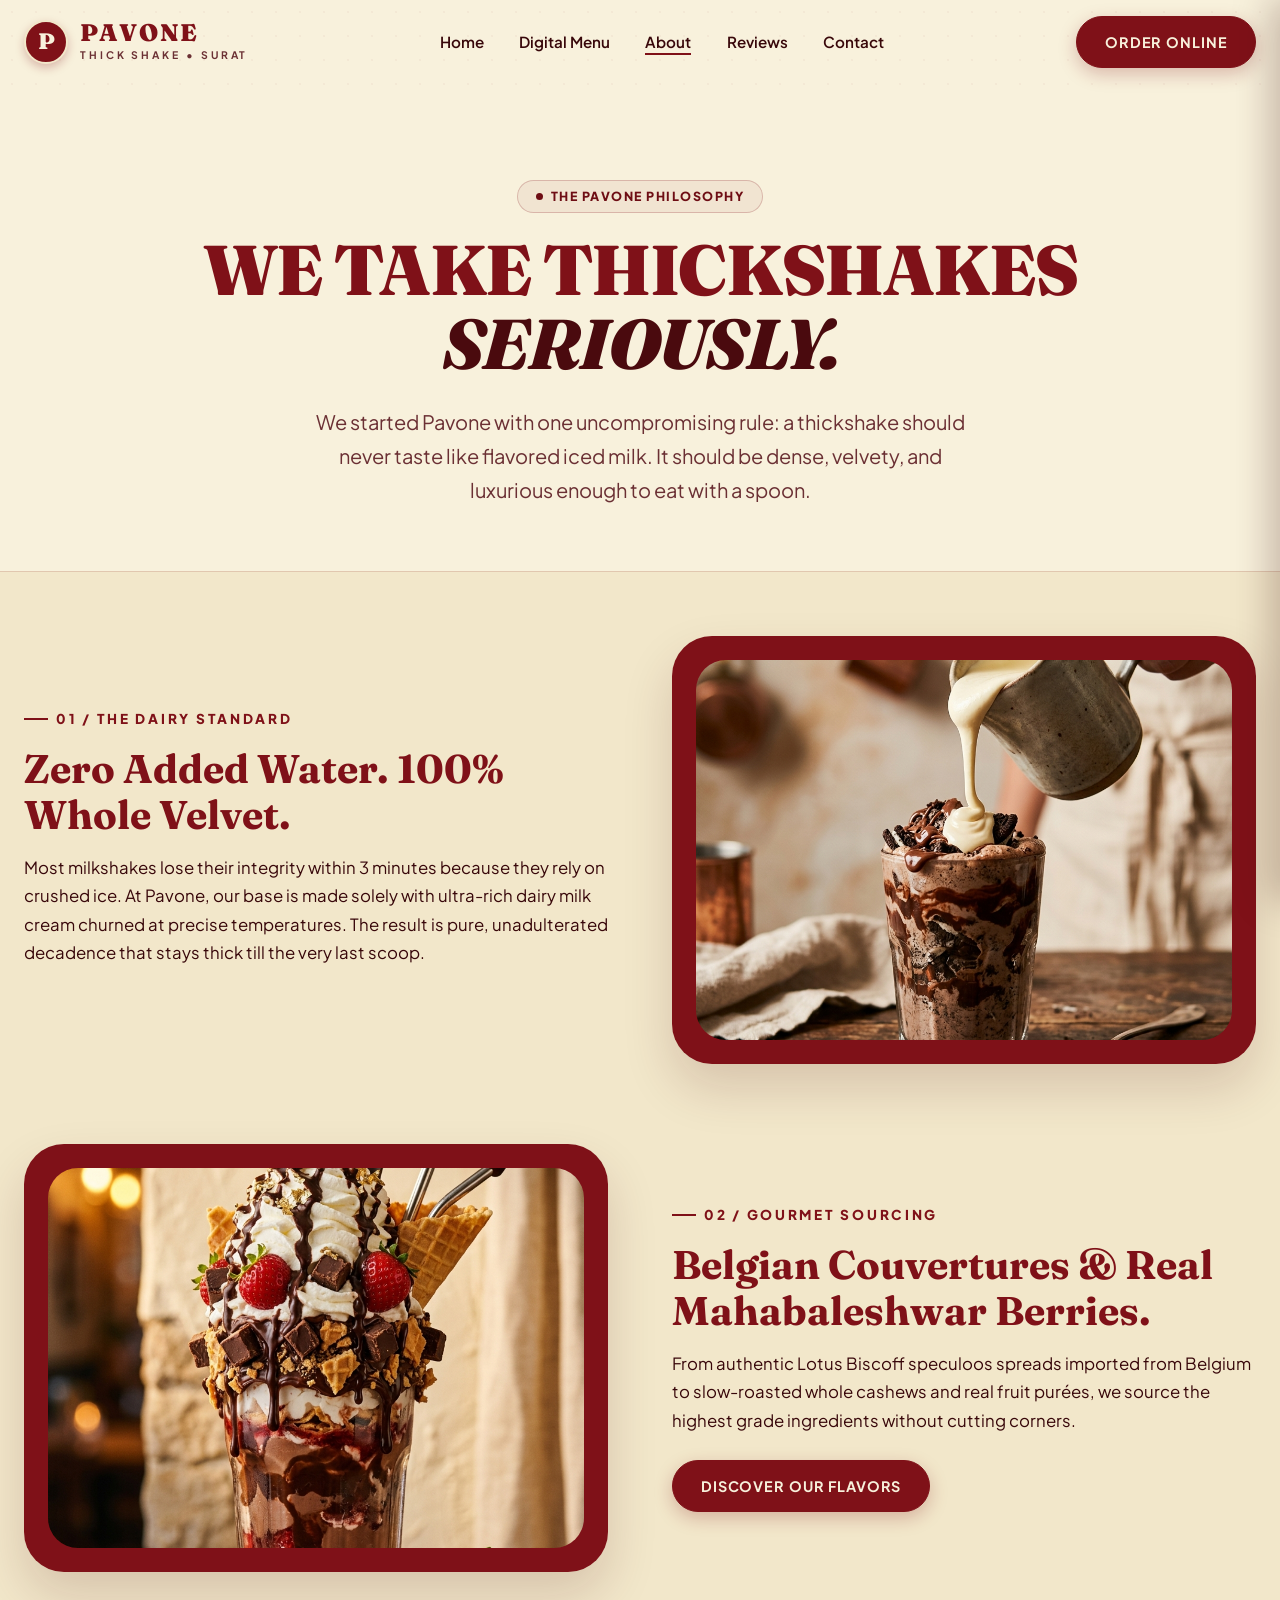
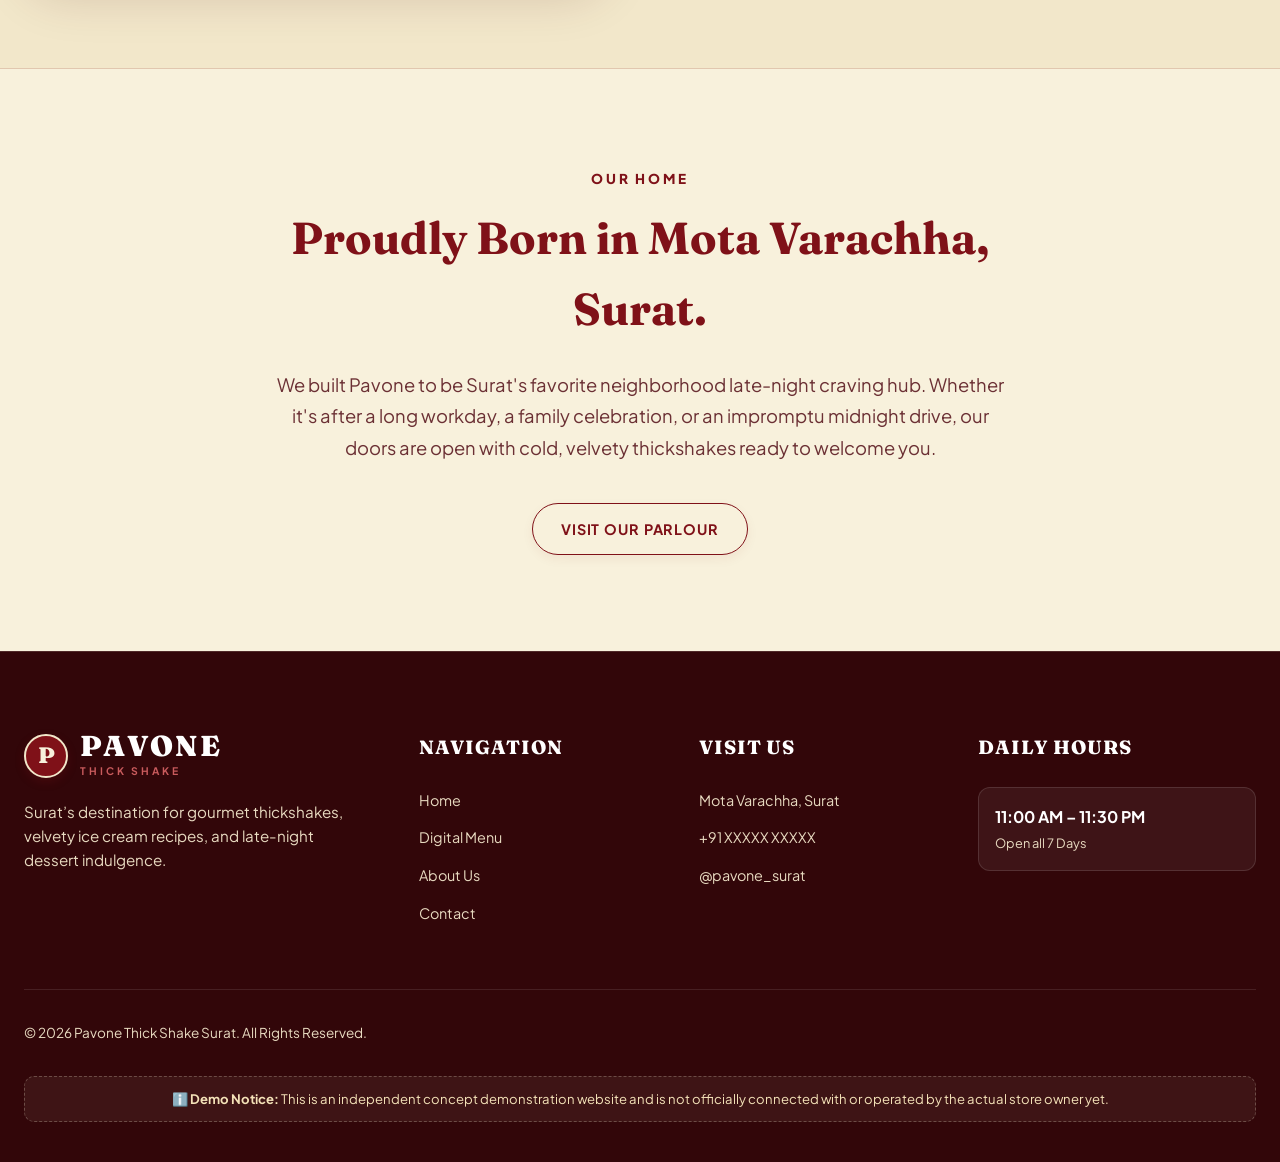
<file: about.html>
<!DOCTYPE html>
<html lang="en">
<head>
  <meta charset="UTF-8">
  <meta name="viewport" content="width=device-width, initial-scale=1.0">
  <title>About Us | Pavone Thick Shake — We Take Thickshakes Seriously</title>
  <meta name="description" content="Discover the craft behind Pavone Thick Shake in Surat. Zero water dilution, 100% whole cream, Belgian chocolate, and pure dessert obsession.">
  <link rel="canonical" href="https://pavonethickshake.com/about.html">

  <link rel="preconnect" href="https://fonts.googleapis.com">
  <link rel="preconnect" href="https://fonts.gstatic.com" crossorigin>
  <link href="https://fonts.googleapis.com/css2?family=Fraunces:ital,opsz,wght@0,9..144,600..900;1,9..144,400;1,9..144,700&family=Plus+Jakarta+Sans:wght@400;500;600;700;800&family=Syne:wght@700;800;900&display=swap" rel="stylesheet">

  <link rel="stylesheet" href="css/style.css">
</head>
<body>

  <!-- Header -->
  <header class="site-header scrolled">
    <div class="container">
      <div class="header-inner">
        <a href="index.html" class="logo-brand">
          <div class="logo-symbol">P</div>
          <div class="logo-text">
            <span class="logo-title">PAVONE</span>
            <span class="logo-subtitle">THICK SHAKE • SURAT</span>
          </div>
        </a>

        <nav class="main-nav">
          <ul class="nav-links">
            <li class="nav-item"><a href="index.html">Home</a></li>
            <li class="nav-item"><a href="order.html">Digital Menu</a></li>
            <li class="nav-item"><a href="about.html" class="active">About</a></li>
            <li class="nav-item"><a href="index.html#reviews">Reviews</a></li>
            <li class="nav-item"><a href="contact.html">Contact</a></li>
          </ul>
        </nav>

        <div class="header-actions">
          <a href="order.html" class="btn btn-primary">ORDER ONLINE</a>
          <button class="mobile-menu-toggle" aria-label="Toggle Menu">
            <span></span>
            <span></span>
            <span></span>
          </button>
        </div>
      </div>
    </div>
  </header>

  <!-- Mobile Navigation Overlay & Drawer -->
  <div class="mobile-nav-overlay" id="mobileNavOverlay" aria-hidden="true"></div>
  <div class="mobile-nav-drawer" id="mobileNavDrawer" aria-label="Mobile Navigation Menu">
    <div>
      <div class="mobile-nav-header">
        <div class="logo-brand">
          <div class="logo-symbol">P</div>
          <div class="logo-text">
            <span class="logo-title">PAVONE</span>
          </div>
        </div>
        <button class="mobile-nav-close" aria-label="Close Mobile Navigation">✕</button>
      </div>
      <ul class="mobile-nav-links">
        <li><a href="index.html">Home</a></li>
        <li><a href="order.html">Digital Menu & Order</a></li>
        <li><a href="about.html" class="active">About</a></li>
        <li><a href="index.html#reviews">Reviews</a></li>
        <li><a href="contact.html">Contact</a></li>
      </ul>
    </div>
    <div class="mobile-nav-footer">
      <a href="order.html" class="btn btn-primary btn-mobile-order">ORDER NOW</a>
      <p style="font-size:0.8rem; color:var(--text-muted); line-height:1.4;">📍 Lajamni Chowk, Mota Varachha, Surat</p>
      <a href="tel:+91XXXXXXXXXX" class="btn btn-secondary" style="width:100%; min-height:44px; font-size:0.85rem;">📞 +91 XXXXX XXXXX</a>
    </div>
  </div>

  <main style="padding-top: 100px;">
    <!-- Hero Editorial Brand Statement -->
    <section style="padding: 5rem 0 4rem 0; background: var(--bg-cream); position: relative; overflow: hidden;">
      <div class="container">
        <div style="max-width: 880px; margin: 0 auto; text-align: center;">
          <div class="hero-badge-pill" style="margin-bottom: 1.25rem;">
            <span class="dot"></span>
            <span>THE PAVONE PHILOSOPHY</span>
          </div>
          <h1 style="font-family: var(--font-display); font-size: clamp(2.8rem, 5.5vw, 4.8rem); font-weight: 900; color: var(--burgundy-primary); line-height: 1.05; margin-bottom: 1.5rem; letter-spacing: -0.02em;">
            WE TAKE THICKSHAKES<br>
            <span style="font-style: italic; color: var(--burgundy-dark);">SERIOUSLY.</span>
          </h1>
          <p style="font-size: 1.25rem; color: var(--text-muted); line-height: 1.7; max-width: 680px; margin: 0 auto;">
            We started Pavone with one uncompromising rule: a thickshake should never taste like flavored iced milk. It should be dense, velvety, and luxurious enough to eat with a spoon.
          </p>
        </div>
      </div>
    </section>

    <!-- Visual Story Grid -->
    <section style="padding: 4rem 0 6rem 0; background: var(--bg-cream-soft); border-top: 1px solid var(--border-burgundy-light); border-bottom: 1px solid var(--border-burgundy-light);">
      <div class="container">
        <!-- Feature 1 -->
        <div style="display: grid; grid-template-columns: 1fr 1fr; gap: 4rem; align-items: center; margin-bottom: 5rem;">
          <div>
            <span class="statement-tag">01 / The Dairy Standard</span>
            <h2 style="font-family: var(--font-display); font-size: 2.5rem; color: var(--burgundy-primary); margin-bottom: 1rem; line-height: 1.15;">
              Zero Added Water. 100% Whole Velvet.
            </h2>
            <p style="color: var(--text-main); font-size: 1.05rem; line-height: 1.7; margin-bottom: 1.5rem;">
              Most milkshakes lose their integrity within 3 minutes because they rely on crushed ice. At Pavone, our base is made solely with ultra-rich dairy milk cream churned at precise temperatures. The result is pure, unadulterated decadence that stays thick till the very last scoop.
            </p>
          </div>
          <div style="background: var(--burgundy-primary); border-radius: 40px; padding: 1.5rem; box-shadow: var(--shadow-lg);">
            <img src="assets/images/brand-pour.jpg" alt="Pavone Handcrafted Shake Pour" style="border-radius: 30px; width: 100%; height: 380px; object-fit: cover;">
          </div>
        </div>

        <!-- Feature 2 -->
        <div style="display: grid; grid-template-columns: 1fr 1fr; gap: 4rem; align-items: center;">
          <div style="background: var(--burgundy-primary); border-radius: 40px; padding: 1.5rem; box-shadow: var(--shadow-lg); order: 1;">
            <img src="assets/images/campaign-shake.jpg" alt="Pavone Gourmet Shake Ingredients" style="border-radius: 30px; width: 100%; height: 380px; object-fit: cover;">
          </div>
          <div style="order: 2;">
            <span class="statement-tag">02 / Gourmet Sourcing</span>
            <h2 style="font-family: var(--font-display); font-size: 2.5rem; color: var(--burgundy-primary); margin-bottom: 1rem; line-height: 1.15;">
              Belgian Couvertures & Real Mahabaleshwar Berries.
            </h2>
            <p style="color: var(--text-main); font-size: 1.05rem; line-height: 1.7; margin-bottom: 1.5rem;">
              From authentic Lotus Biscoff speculoos spreads imported from Belgium to slow-roasted whole cashews and real fruit purées, we source the highest grade ingredients without cutting corners.
            </p>
            <a href="index.html#menu" class="btn btn-primary">DISCOVER OUR FLAVORS</a>
          </div>
        </div>
      </div>
    </section>

    <!-- Surat Community Quote -->
    <section style="padding: 6rem 0; text-align: center; background: var(--bg-cream);">
      <div class="container" style="max-width: 780px;">
        <span class="section-subtitle">OUR HOME</span>
        <h2 style="font-family: var(--font-display); font-size: 2.8rem; color: var(--burgundy-primary); margin-bottom: 1.5rem;">
          Proudly Born in Mota Varachha, Surat.
        </h2>
        <p style="font-size: 1.15rem; color: var(--text-muted); line-height: 1.7; margin-bottom: 2.5rem;">
          We built Pavone to be Surat's favorite neighborhood late-night craving hub. Whether it's after a long workday, a family celebration, or an impromptu midnight drive, our doors are open with cold, velvety thickshakes ready to welcome you.
        </p>
        <a href="index.html#location" class="btn btn-secondary">VISIT OUR PARLOUR</a>
      </div>
    </section>
  </main>

  <!-- Footer -->
  <footer class="site-footer">
    <div class="container">
      <div class="footer-grid">
        <div class="footer-brand">
          <div class="logo-brand">
            <div class="logo-symbol">P</div>
            <div class="logo-text">
              <span class="logo-title">PAVONE</span>
              <span class="logo-subtitle">THICK SHAKE</span>
            </div>
          </div>
          <p class="footer-bio">
            Surat’s destination for gourmet thickshakes, velvety ice cream recipes, and late-night dessert indulgence.
          </p>
        </div>
        <div>
          <h4 class="footer-col-title">Navigation</h4>
          <ul class="footer-links">
            <li><a href="index.html">Home</a></li>
            <li><a href="order.html">Digital Menu</a></li>
            <li><a href="about.html">About Us</a></li>
            <li><a href="contact.html">Contact</a></li>
          </ul>
        </div>
        <div>
          <h4 class="footer-col-title">Visit Us</h4>
          <ul class="footer-links">
            <li><a href="index.html#location">Mota Varachha, Surat</a></li>
            <li><a href="tel:+91XXXXXXXXXX">+91 XXXXX XXXXX</a></li>
            <li><a href="https://instagram.com/pavone_surat">@pavone_surat</a></li>
          </ul>
        </div>
        <div>
          <h4 class="footer-col-title">Daily Hours</h4>
          <div class="footer-timing-badge">
            <strong style="color:#fff;">11:00 AM – 11:30 PM</strong>
            <span style="color:var(--text-cream-dim); display:block; font-size:0.8rem; margin-top:4px;">Open all 7 Days</span>
          </div>
        </div>
      </div>
      <div class="footer-bottom">
        <p>© 2026 Pavone Thick Shake Surat. All Rights Reserved.</p>
        <div class="footer-demo-notice">
          ℹ️ <strong>Demo Notice:</strong> This is an independent concept demonstration website and is not officially connected with or operated by the actual store owner yet.
        </div>
      </div>
    </div>
  </footer>

  <script src="js/main.js"></script>
</body>
</html>
</file>
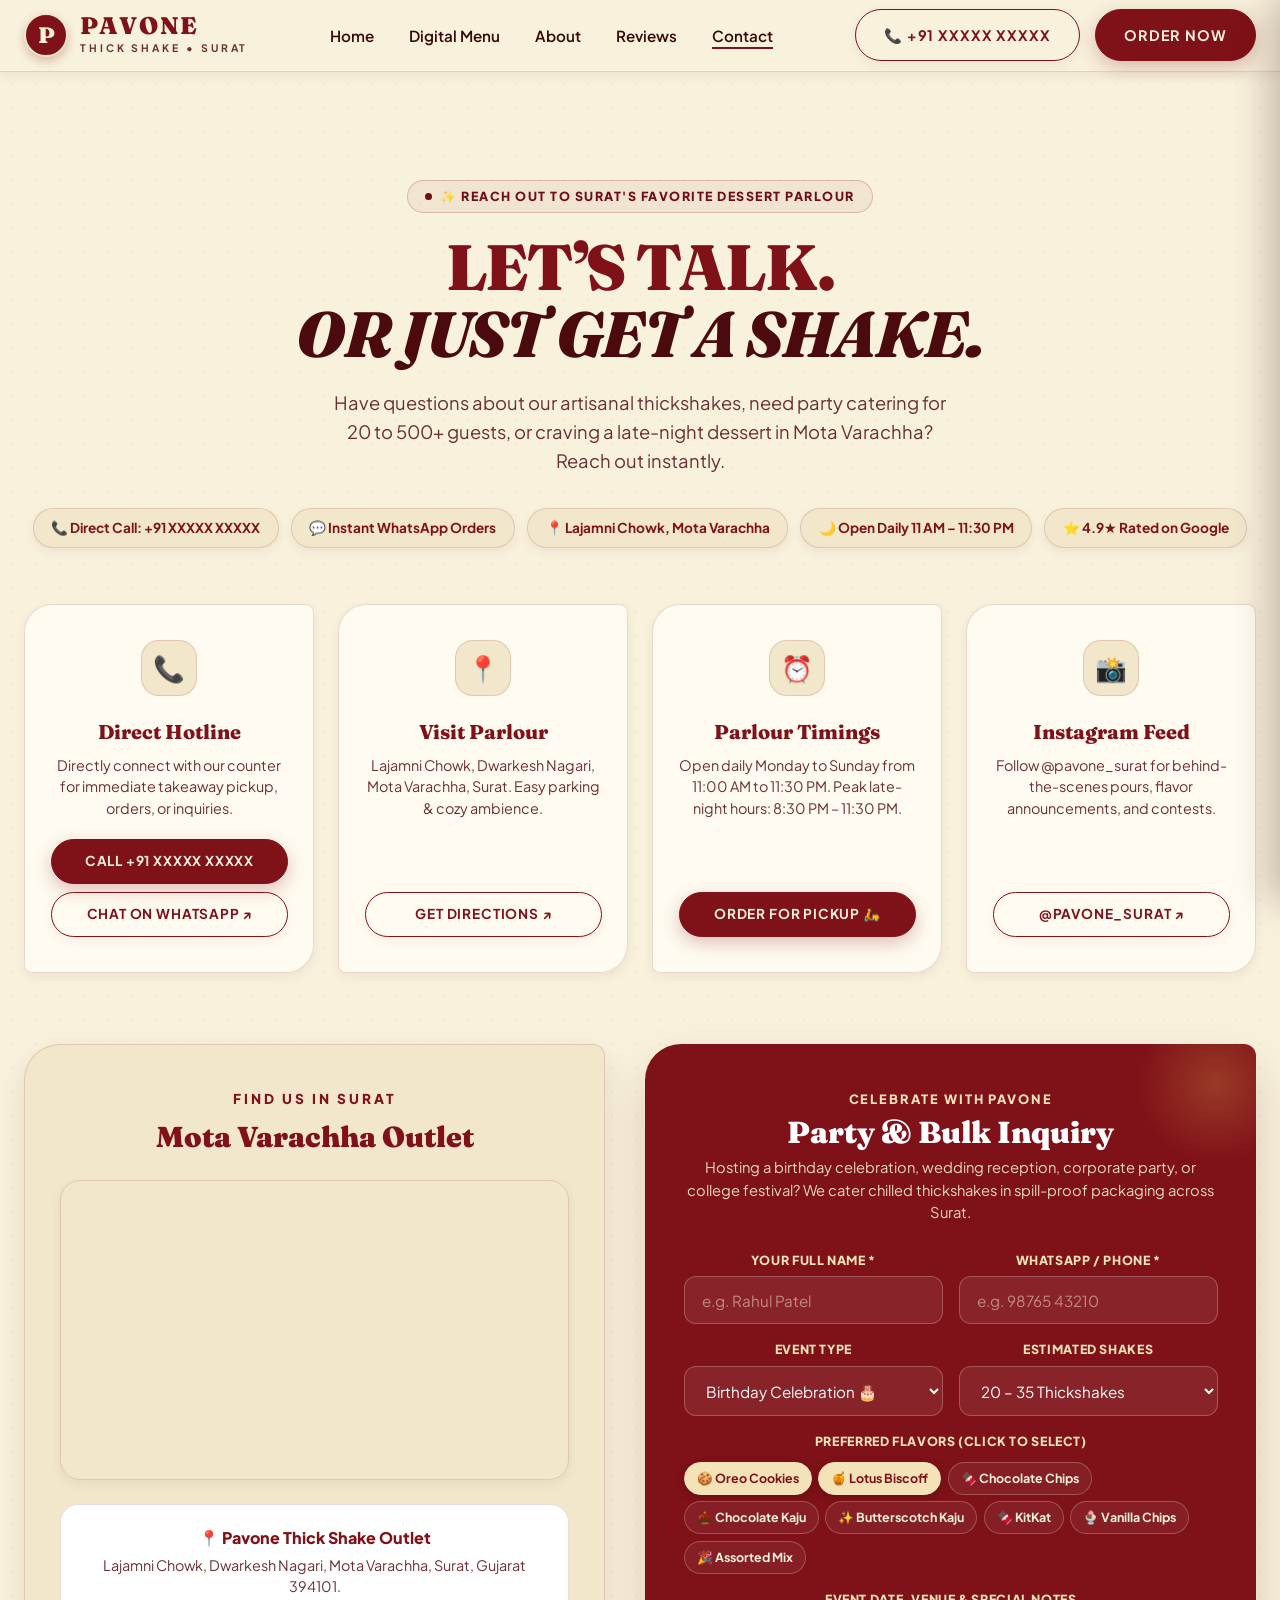
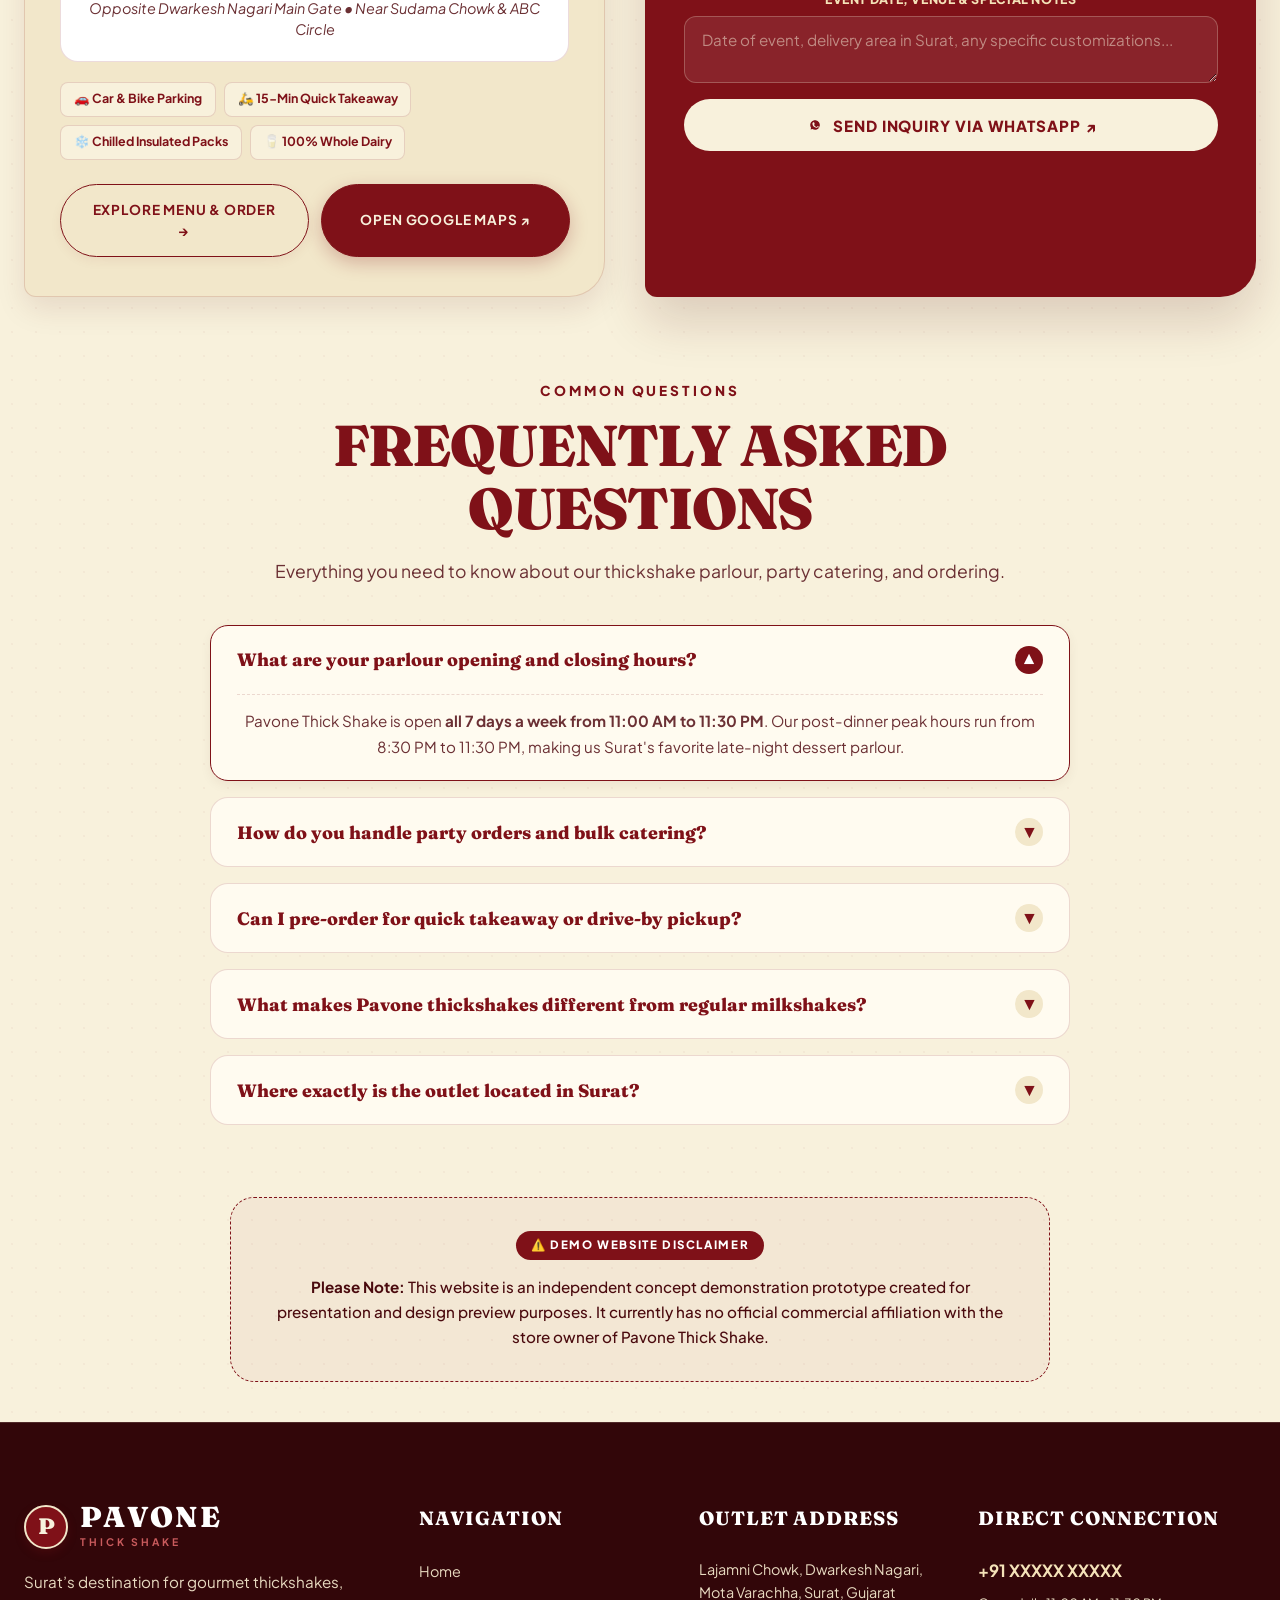
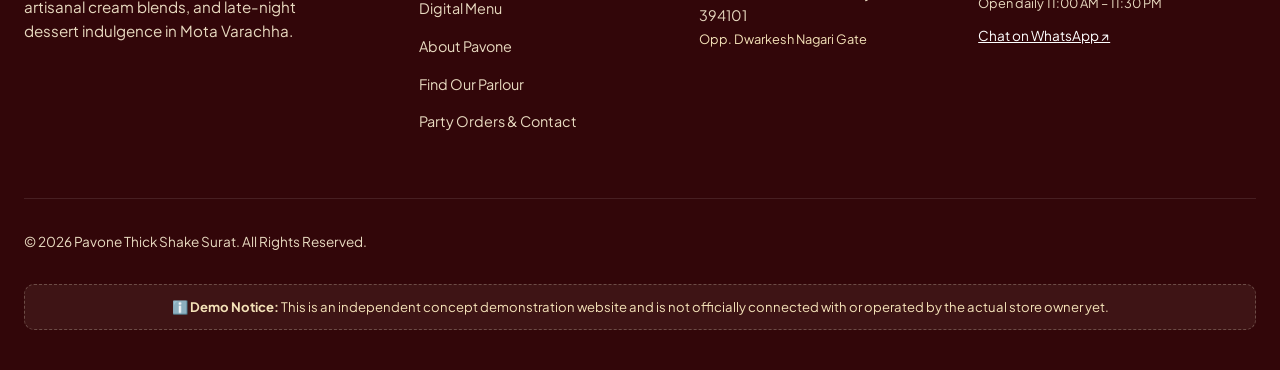
<file: contact.html>
<!DOCTYPE html>
<html lang="en">
<head>
  <meta charset="UTF-8">
  <meta name="viewport" content="width=device-width, initial-scale=1.0">
  <title>Contact Us & Party Catering | Pavone Thick Shake Surat</title>
  <meta name="description" content="Get in touch with Pavone Thick Shake at Lajamni Chowk, Mota Varachha, Surat. Call +91 XXXXX XXXXX for takeaway pre-orders, bulk party catering, and directions.">
  <link rel="canonical" href="https://pavonethickshake.com/contact.html">

  <link rel="preconnect" href="https://fonts.googleapis.com">
  <link rel="preconnect" href="https://fonts.gstatic.com" crossorigin>
  <link href="https://fonts.googleapis.com/css2?family=Fraunces:ital,opsz,wght@0,9..144,600..900;1,9..144,400;1,9..144,700&family=Plus+Jakarta+Sans:wght@400;500;600;700;800&family=Syne:wght@700;800;900&display=swap" rel="stylesheet">

  <link rel="stylesheet" href="css/style.css">
</head>
<body>

  <!-- Site Header -->
  <header class="site-header scrolled">
    <div class="container">
      <div class="header-inner">
        <a href="index.html" class="logo-brand" aria-label="Pavone Thick Shake Home">
          <div class="logo-symbol">P</div>
          <div class="logo-text">
            <span class="logo-title">PAVONE</span>
            <span class="logo-subtitle">THICK SHAKE • SURAT</span>
          </div>
        </a>

        <nav class="main-nav" aria-label="Main Navigation">
          <ul class="nav-links">
            <li class="nav-item"><a href="index.html">Home</a></li>
            <li class="nav-item"><a href="order.html">Digital Menu</a></li>
            <li class="nav-item"><a href="about.html">About</a></li>
            <li class="nav-item"><a href="index.html#reviews">Reviews</a></li>
            <li class="nav-item"><a href="contact.html" class="active">Contact</a></li>
          </ul>
        </nav>

        <div class="header-actions">
          <a href="tel:+91XXXXXXXXXX" class="btn btn-secondary">📞 +91 XXXXX XXXXX</a>
          <a href="order.html" class="btn btn-primary">ORDER NOW</a>
          <button class="mobile-menu-toggle" id="mobileMenuToggle" aria-label="Toggle Mobile Navigation">
            <span></span>
            <span></span>
            <span></span>
          </button>
        </div>
      </div>
    </div>
  </header>

  <!-- Mobile Navigation Overlay & Drawer -->
  <div class="mobile-nav-overlay" id="mobileNavOverlay" aria-hidden="true"></div>
  <div class="mobile-nav-drawer" id="mobileNavDrawer" aria-label="Mobile Navigation Menu">
    <div>
      <div class="mobile-nav-header">
        <div class="logo-brand">
          <div class="logo-symbol">P</div>
          <div class="logo-text">
            <span class="logo-title">PAVONE</span>
            <span class="logo-subtitle">THICK SHAKE</span>
          </div>
        </div>
        <button class="mobile-nav-close" id="mobileNavClose" aria-label="Close Mobile Navigation">✕</button>
      </div>
      <ul class="mobile-nav-links">
        <li><a href="index.html">Home</a></li>
        <li><a href="order.html">Digital Menu & Order</a></li>
        <li><a href="about.html">About</a></li>
        <li><a href="index.html#reviews">Reviews</a></li>
        <li><a href="contact.html" class="active">Contact</a></li>
      </ul>
    </div>
    <div class="mobile-nav-footer">
      <a href="order.html" class="btn btn-primary btn-mobile-order">EXPLORE MENU & ORDER</a>
      <p style="font-size:0.82rem; color:var(--text-muted); line-height:1.4;">📍 Lajamni Chowk, Mota Varachha, Surat</p>
      <a href="tel:+91XXXXXXXXXX" class="btn btn-secondary" style="width:100%; min-height:44px; font-size:0.85rem;">📞 +91 XXXXX XXXXX</a>
    </div>
  </div>

  <main style="padding-top: calc(var(--nav-height) + 1.5rem);">
    <!-- Editorial Hero Section -->
    <section class="contact-hero">
      <div class="container">
        <div class="hero-badge-pill" style="margin: 0 auto 1.25rem auto;">
          <span class="dot"></span>
          <span>✨ REACH OUT TO SURAT'S FAVORITE DESSERT PARLOUR</span>
        </div>

        <h1 class="contact-hero-title">
          LET’S TALK.<br>
          <span style="font-style: italic; color: var(--burgundy-dark);">OR JUST GET A SHAKE.</span>
        </h1>

        <p class="contact-hero-subtitle">
          Have questions about our artisanal thickshakes, need party catering for 20 to 500+ guests, or craving a late-night dessert in Mota Varachha? Reach out instantly.
        </p>

        <!-- Quick Highlight Badges -->
        <div class="contact-hero-pills">
          <div class="contact-pill">📞 Direct Call: +91 XXXXX XXXXX</div>
          <div class="contact-pill">💬 Instant WhatsApp Orders</div>
          <div class="contact-pill">📍 Lajamni Chowk, Mota Varachha</div>
          <div class="contact-pill">🌙 Open Daily 11 AM – 11:30 PM</div>
          <div class="contact-pill">⭐ 4.9★ Rated on Google</div>
        </div>

        <!-- 4 Quick Connect Cards -->
        <div class="contact-quick-grid">
          <!-- Card 1: Direct Hotline -->
          <div class="contact-quick-card">
            <div class="contact-card-icon">📞</div>
            <h3 class="contact-card-title">Direct Hotline</h3>
            <p class="contact-card-text">Directly connect with our counter for immediate takeaway pickup, orders, or inquiries.</p>
            <div style="display: flex; flex-direction: column; gap: 0.5rem; width: 100%;">
              <a href="tel:+91XXXXXXXXXX" class="btn btn-primary contact-card-btn">CALL +91 XXXXX XXXXX</a>
              <a href="https://wa.me/91XXXXXXXXXX?text=Hello%20Pavone%20Thick%20Shake,%20I%20would%20like%20to%20place%20an%20order" target="_blank" rel="noopener noreferrer" class="btn btn-secondary contact-card-btn">CHAT ON WHATSAPP ↗</a>
            </div>
          </div>

          <!-- Card 2: Visit Parlour -->
          <div class="contact-quick-card">
            <div class="contact-card-icon">📍</div>
            <h3 class="contact-card-title">Visit Parlour</h3>
            <p class="contact-card-text">Lajamni Chowk, Dwarkesh Nagari, Mota Varachha, Surat. Easy parking & cozy ambience.</p>
            <a href="https://maps.google.com/?q=Lajamni+Chowk+Mota+Varachha+Surat" target="_blank" rel="noopener noreferrer" class="btn btn-secondary contact-card-btn" style="margin-top: auto;">GET DIRECTIONS ↗</a>
          </div>

          <!-- Card 3: Operating Hours -->
          <div class="contact-quick-card">
            <div class="contact-card-icon">⏰</div>
            <h3 class="contact-card-title">Parlour Timings</h3>
            <p class="contact-card-text">Open daily Monday to Sunday from 11:00 AM to 11:30 PM. Peak late-night hours: 8:30 PM – 11:30 PM.</p>
            <a href="order.html" class="btn btn-primary contact-card-btn" style="margin-top: auto;">ORDER FOR PICKUP 🛵</a>
          </div>

          <!-- Card 4: Instagram Feed -->
          <div class="contact-quick-card">
            <div class="contact-card-icon">📸</div>
            <h3 class="contact-card-title">Instagram Feed</h3>
            <p class="contact-card-text">Follow @pavone_surat for behind-the-scenes pours, flavor announcements, and contests.</p>
            <a href="https://instagram.com/pavone_surat" target="_blank" rel="noopener noreferrer" class="btn btn-secondary contact-card-btn" style="margin-top: auto;">@PAVONE_SURAT ↗</a>
          </div>
        </div>

        <!-- Main Hub: Location Map + Catering Inquiry Form -->
        <div class="contact-hub-grid">
          <!-- Left Column: Map & Landmark Guide -->
          <div class="contact-map-card">
            <div style="margin-bottom: 1.25rem;">
              <span class="section-subtitle" style="margin-bottom: 0.25rem;">FIND US IN SURAT</span>
              <h2 style="font-family: var(--font-display); font-size: 1.8rem; color: var(--burgundy-primary); font-weight: 900;">
                Mota Varachha Outlet
              </h2>
            </div>

            <!-- Embedded Map -->
            <div class="contact-map-wrapper">
              <iframe 
                src="https://www.google.com/maps/embed?pb=!1m18!1m12!1m3!1d14876.538562304918!2d72.875!3d21.2428!2m3!1f0!2f0!3f0!3m2!1i1024!2i768!4f13.1!3m3!1m2!1s0x3be04f4756555555%3A0x123456789abcdef!2sMota%20Varachha%2C%20Surat%2C%20Gujarat!5e0!3m2!1sen!2sin!4v1700000000000!5m2!1sen!2sin" 
                title="Pavone Thick Shake Mota Varachha Location Map"
                loading="lazy">
              </iframe>
            </div>

            <!-- Address Card -->
            <div class="contact-address-details">
              <div class="contact-address-title">📍 Pavone Thick Shake Outlet</div>
              <p class="contact-address-text">
                Lajamni Chowk, Dwarkesh Nagari, Mota Varachha, Surat, Gujarat 394101.<br>
                <em>Opposite Dwarkesh Nagari Main Gate • Near Sudama Chowk & ABC Circle</em>
              </p>
            </div>

            <!-- Feature Badges Row -->
            <div class="contact-badges-row">
              <span class="contact-badge-item">🚗 Car & Bike Parking</span>
              <span class="contact-badge-item">🛵 15-Min Quick Takeaway</span>
              <span class="contact-badge-item">❄️ Chilled Insulated Packs</span>
              <span class="contact-badge-item">🥛 100% Whole Dairy</span>
            </div>

            <div style="margin-top: 1.5rem; display: flex; gap: 0.75rem; flex-wrap: wrap;">
              <a href="order.html" class="btn btn-secondary" style="flex: 1; min-height: 44px; font-size: 0.85rem;">
                EXPLORE MENU & ORDER →
              </a>
              <a href="https://maps.google.com/?q=Lajamni+Chowk+Mota+Varachha+Surat" target="_blank" rel="noopener noreferrer" class="btn btn-primary" style="flex: 1; min-height: 44px; font-size: 0.85rem;">
                OPEN GOOGLE MAPS ↗
              </a>
            </div>
          </div>

          <!-- Right Column: Party & Catering Inquiry Form -->
          <div class="contact-form-card">
            <div class="contact-form-header">
              <span class="contact-form-subtitle">CELEBRATE WITH PAVONE</span>
              <h2 class="contact-form-title">Party & Bulk Inquiry</h2>
              <p class="contact-form-desc">
                Hosting a birthday celebration, wedding reception, corporate party, or college festival? We cater chilled thickshakes in spill-proof packaging across Surat.
              </p>
            </div>

            <form id="partyCateringForm" onsubmit="handlePartyCateringSubmit(event)">
              <div class="contact-form-grid-2col">
                <div class="contact-form-group">
                  <label class="contact-form-label" for="partyName">Your Full Name *</label>
                  <input type="text" id="partyName" class="contact-form-input" required placeholder="e.g. Rahul Patel">
                </div>
                <div class="contact-form-group">
                  <label class="contact-form-label" for="partyPhone">WhatsApp / Phone *</label>
                  <input type="tel" id="partyPhone" class="contact-form-input" required placeholder="e.g. 98765 43210">
                </div>
              </div>

              <div class="contact-form-grid-2col">
                <div class="contact-form-group">
                  <label class="contact-form-label" for="partyEventType">Event Type</label>
                  <select id="partyEventType" class="contact-form-select">
                    <option value="Birthday Celebration">Birthday Celebration 🎂</option>
                    <option value="Wedding Reception / Sangeet">Wedding Reception / Sangeet 💍</option>
                    <option value="Corporate / Office Event">Corporate / Office Event 🏢</option>
                    <option value="Family House Party">Family House Party 🏡</option>
                    <option value="College / School Festival">College / School Festival 🎓</option>
                    <option value="Other Celebration">Other Celebration 🎉</option>
                  </select>
                </div>
                <div class="contact-form-group">
                  <label class="contact-form-label" for="partyQuantity">Estimated Shakes</label>
                  <select id="partyQuantity" class="contact-form-select">
                    <option value="20 to 35 Thickshakes">20 – 35 Thickshakes</option>
                    <option value="35 to 70 Thickshakes">35 – 70 Thickshakes</option>
                    <option value="70 to 150 Thickshakes">70 – 150 Thickshakes</option>
                    <option value="150+ Thickshakes (Grand Bulk)">150+ Thickshakes (Grand Bulk)</option>
                  </select>
                </div>
              </div>

              <!-- Flavor Selection Chips -->
              <div class="contact-form-group">
                <label class="contact-form-label">Preferred Flavors (Click to select)</label>
                <div class="contact-flavor-pills" id="flavorPills">
                  <span class="flavor-chip selected" data-flavor="Oreo Cookies">🍪 Oreo Cookies</span>
                  <span class="flavor-chip selected" data-flavor="Lotus Biscoff">🍯 Lotus Biscoff</span>
                  <span class="flavor-chip" data-flavor="Chocolate Chips">🍫 Chocolate Chips</span>
                  <span class="flavor-chip" data-flavor="Chocolate Kaju">🌰 Chocolate Kaju</span>
                  <span class="flavor-chip" data-flavor="Butterscotch Kaju">✨ Butterscotch Kaju</span>
                  <span class="flavor-chip" data-flavor="KitKat Thickshake">🍫 KitKat</span>
                  <span class="flavor-chip" data-flavor="Vanilla Chips">🍨 Vanilla Chips</span>
                  <span class="flavor-chip" data-flavor="Assorted Flavors Mix">🎉 Assorted Mix</span>
                </div>
              </div>

              <div class="contact-form-group">
                <label class="contact-form-label" for="partyNotes">Event Date, Venue & Special Notes</label>
                <textarea id="partyNotes" class="contact-form-textarea" rows="2" placeholder="Date of event, delivery area in Surat, any specific customizations..."></textarea>
              </div>

              <button type="submit" class="btn contact-form-submit">
                <svg width="20" height="20" viewBox="0 0 24 24" fill="currentColor"><path d="M12.031 6.172c-3.181 0-5.767 2.586-5.768 5.766-.001 1.298.38 2.27 1.019 3.287l-.582 2.128 2.182-.573c.978.58 1.911.928 3.145.929 3.178 0 5.767-2.587 5.768-5.766.001-3.187-2.575-5.77-5.764-5.771zm3.392 8.244c-.144.405-.837.774-1.17.824-.312.045-.634.053-.941.053-.935-.001-2.148-.543-3.003-1.398-.854-.855-1.397-2.068-1.398-3.003 0-.307.008-.629.053-.941.05-.333.419-1.026.824-1.17.144-.051.309-.076.476-.076.115 0 .23.012.342.038.163.037.28.232.35.378.162.338.552 1.346.6 1.444.048.098.081.213.016.342-.065.129-.144.24-.216.326-.108.129-.214.238-.307.35-.098.118-.21.246-.09.453.12.207.534.88 1.144 1.423.784.698 1.445.914 1.652 1.018.207.104.329.088.453-.055.124-.143.535-.623.678-.836.143-.213.287-.179.479-.108.192.071 1.218.574 1.427.678.209.104.348.156.4.244.052.088.052.51-.092.915z"/></svg>
                SEND INQUIRY VIA WHATSAPP ↗
              </button>
            </form>
          </div>
        </div>

        <!-- FAQ Accordion Section -->
        <div class="contact-faq-section">
          <div class="faq-header-center">
            <span class="section-subtitle">COMMON QUESTIONS</span>
            <h2 class="section-title">FREQUENTLY ASKED QUESTIONS</h2>
            <p class="section-description">Everything you need to know about our thickshake parlour, party catering, and ordering.</p>
          </div>

          <div class="faq-list" id="faqList">
            <!-- FAQ 1 -->
            <div class="faq-item active">
              <button class="faq-question-btn" aria-expanded="true">
                <span>What are your parlour opening and closing hours?</span>
                <span class="faq-chevron">▼</span>
              </button>
              <div class="faq-answer-panel">
                <p class="faq-answer-content">
                  Pavone Thick Shake is open <strong>all 7 days a week from 11:00 AM to 11:30 PM</strong>. Our post-dinner peak hours run from 8:30 PM to 11:30 PM, making us Surat's favorite late-night dessert parlour.
                </p>
              </div>
            </div>

            <!-- FAQ 2 -->
            <div class="faq-item">
              <button class="faq-question-btn" aria-expanded="false">
                <span>How do you handle party orders and bulk catering?</span>
                <span class="faq-chevron">▼</span>
              </button>
              <div class="faq-answer-panel">
                <p class="faq-answer-content">
                  We specialize in birthday parties, wedding receptions, and corporate dessert catering. All thickshakes are packed in specialized insulated thermal boxes that keep them ice-cold and dense for over 90 minutes. Bulk pricing applies for orders of 20+ cups.
                </p>
              </div>
            </div>

            <!-- FAQ 3 -->
            <div class="faq-item">
              <button class="faq-question-btn" aria-expanded="false">
                <span>Can I pre-order for quick takeaway or drive-by pickup?</span>
                <span class="faq-chevron">▼</span>
              </button>
              <div class="faq-answer-panel">
                <p class="faq-answer-content">
                  Yes! You can call or WhatsApp us at <strong>+91 XXXXX XXXXX</strong> 15 minutes before reaching Lajamni Chowk, and we'll keep your freshly blended thickshakes packed and ready for immediate hand-off.
                </p>
              </div>
            </div>

            <!-- FAQ 4 -->
            <div class="faq-item">
              <button class="faq-question-btn" aria-expanded="false">
                <span>What makes Pavone thickshakes different from regular milkshakes?</span>
                <span class="faq-chevron">▼</span>
              </button>
              <div class="faq-answer-panel">
                <p class="faq-answer-content">
                  The Pavone Standard is crafted around <strong>zero ice cubes, zero water dilution, and 100% rich whole dairy cream</strong>. We blend authentic Belgian chocolate, imported Lotus Biscoff, and slow-roasted cashews for a thick, spoonable texture.
                </p>
              </div>
            </div>

            <!-- FAQ 5 -->
            <div class="faq-item">
              <button class="faq-question-btn" aria-expanded="false">
                <span>Where exactly is the outlet located in Surat?</span>
                <span class="faq-chevron">▼</span>
              </button>
              <div class="faq-answer-panel">
                <p class="faq-answer-content">
                  We are situated at <strong>Lajamni Chowk, Dwarkesh Nagari, Mota Varachha, Surat - 394101</strong>, conveniently accessible from Sudama Chowk, ABC Circle, and Valak Patiya with dedicated customer parking.
                </p>
              </div>
            </div>
          </div>
        </div>

        <!-- Demo Prototype Disclaimer Box -->
        <div class="demo-disclaimer-box">
          <div class="demo-disclaimer-badge">
            <span>⚠️ Demo Website Disclaimer</span>
          </div>
          <p class="demo-disclaimer-text">
            <strong>Please Note:</strong> This website is an independent concept demonstration prototype created for presentation and design preview purposes. It currently has no official commercial affiliation with the store owner of Pavone Thick Shake.
          </p>
        </div>
      </div>
    </section>
  </main>

  <!-- Site Footer -->
  <footer class="site-footer">
    <div class="container">
      <div class="footer-grid">
        <div class="footer-brand">
          <div class="logo-brand">
            <div class="logo-symbol">P</div>
            <div class="logo-text">
              <span class="logo-title">PAVONE</span>
              <span class="logo-subtitle">THICK SHAKE</span>
            </div>
          </div>
          <p class="footer-bio">Surat’s destination for gourmet thickshakes, artisanal cream blends, and late-night dessert indulgence in Mota Varachha.</p>
        </div>
        <div>
          <h4 class="footer-col-title">Navigation</h4>
          <ul class="footer-links">
            <li><a href="index.html">Home</a></li>
            <li><a href="order.html">Digital Menu</a></li>
            <li><a href="about.html">About Pavone</a></li>
            <li><a href="index.html#location">Find Our Parlour</a></li>
            <li><a href="contact.html">Party Orders & Contact</a></li>
          </ul>
        </div>
        <div>
          <h4 class="footer-col-title">Outlet Address</h4>
          <p style="color:var(--text-cream-dim); font-size:0.9rem; line-height:1.6;">
            Lajamni Chowk, Dwarkesh Nagari,<br>
            Mota Varachha, Surat, Gujarat 394101<br>
            <span style="font-size:0.8rem; color:var(--gold-light);">Opp. Dwarkesh Nagari Gate</span>
          </p>
        </div>
        <div>
          <h4 class="footer-col-title">Direct Connection</h4>
          <a href="tel:+91XXXXXXXXXX" style="color:var(--gold-light); font-weight:700; font-size:1.05rem;">+91 XXXXX XXXXX</a>
          <p style="color:var(--text-cream-dim); font-size:0.8rem; margin-top:0.5rem;">Open daily 11:00 AM – 11:30 PM</p>
          <a href="https://wa.me/91XXXXXXXXXX" target="_blank" rel="noopener noreferrer" style="display:inline-block; margin-top:0.75rem; color:#fff; font-size:0.85rem; text-decoration:underline;">Chat on WhatsApp ↗</a>
        </div>
      </div>

      <div class="footer-bottom">
        <p>© 2026 Pavone Thick Shake Surat. All Rights Reserved.</p>
        <div class="footer-demo-notice">
          ℹ️ <strong>Demo Notice:</strong> This is an independent concept demonstration website and is not officially connected with or operated by the actual store owner yet.
        </div>
      </div>
    </div>
  </footer>

  <!-- Mobile Sticky Action Bar -->
  <div class="mobile-sticky-bar">
    <a href="tel:+91XXXXXXXXXX" class="btn btn-secondary sticky-btn">
      <svg width="18" height="18" viewBox="0 0 24 24" fill="currentColor"><path d="M6.62 10.79a15.053 15.053 0 006.59 6.59l2.2-2.2c.27-.27.67-.36 1.02-.24 1.12.37 2.33.57 3.57.57.55 0 1 .45 1 1V20c0 .55-.45 1-1 1-9.39 0-17-7.61-17-17 0-.55.45-1 1-1h3.5c.55 0 1 .45 1 1 0 1.25.2 2.45.57 3.57.11.35.03.74-.25 1.02l-2.2 2.2z"/></svg>
      Call Now
    </a>
    <a href="https://wa.me/91XXXXXXXXXX?text=Hello%20Pavone%20Thick%20Shake,%20I%20would%20like%20to%20place%20an%20order" target="_blank" rel="noopener noreferrer" class="btn btn-primary sticky-btn">
      <svg width="18" height="18" viewBox="0 0 24 24" fill="currentColor"><path d="M12.031 6.172c-3.181 0-5.767 2.586-5.768 5.766-.001 1.298.38 2.27 1.019 3.287l-.582 2.128 2.182-.573c.978.58 1.911.928 3.145.929 3.178 0 5.767-2.587 5.768-5.766.001-3.187-2.575-5.77-5.764-5.771zm3.392 8.244c-.144.405-.837.774-1.17.824-.312.045-.634.053-.941.053-.935-.001-2.148-.543-3.003-1.398-.854-.855-1.397-2.068-1.398-3.003 0-.307.008-.629.053-.941.05-.333.419-1.026.824-1.17.144-.051.309-.076.476-.076.115 0 .23.012.342.038.163.037.28.232.35.378.162.338.552 1.346.6 1.444.048.098.081.213.016.342-.065.129-.144.24-.216.326-.108.129-.214.238-.307.35-.098.118-.21.246-.09.453.12.207.534.88 1.144 1.423.784.698 1.445.914 1.652 1.018.207.104.329.088.453-.055.124-.143.535-.623.678-.836.143-.213.287-.179.479-.108.192.071 1.218.574 1.427.678.209.104.348.156.4.244.052.088.052.51-.092.915z"/></svg>
      WhatsApp Order
    </a>
  </div>

  <script>
    // Flavor Pills Multiple Selector
    document.querySelectorAll('.flavor-chip').forEach(chip => {
      chip.addEventListener('click', () => {
        chip.classList.toggle('selected');
      });
    });

    // FAQ Accordion Interaction
    document.querySelectorAll('.faq-question-btn').forEach(btn => {
      btn.addEventListener('click', () => {
        const item = btn.closest('.faq-item');
        const isActive = item.classList.contains('active');
        
        // Close other FAQs
        document.querySelectorAll('.faq-item').forEach(other => {
          if (other !== item) {
            other.classList.remove('active');
            other.querySelector('.faq-question-btn').setAttribute('aria-expanded', 'false');
          }
        });

        // Toggle current FAQ
        item.classList.toggle('active', !isActive);
        btn.setAttribute('aria-expanded', !isActive);
      });
    });

    // Party Form WhatsApp Dispatcher
    function handlePartyCateringSubmit(e) {
      e.preventDefault();
      const name = document.getElementById('partyName').value.trim();
      const phone = document.getElementById('partyPhone').value.trim();
      const eventType = document.getElementById('partyEventType').value;
      const quantity = document.getElementById('partyQuantity').value;
      const notes = document.getElementById('partyNotes').value.trim();

      const selectedFlavors = Array.from(document.querySelectorAll('.flavor-chip.selected'))
        .map(chip => chip.getAttribute('data-flavor'))
        .join(', ');

      let message = `🍨 *PAVONE THICK SHAKE — PARTY / BULK CATERING INQUIRY*\n\n`;
      message += `👤 *Customer Name:* ${name}\n`;
      message += `📞 *Phone / WhatsApp:* ${phone}\n`;
      message += `🎉 *Event Type:* ${eventType}\n`;
      message += `📦 *Estimated Quantity:* ${quantity}\n`;
      if (selectedFlavors) {
        message += `✨ *Preferred Flavors:* ${selectedFlavors}\n`;
      }
      if (notes) {
        message += `📝 *Event Details & Venue:* ${notes}\n`;
      }
      message += `\n_Sent via Pavone Thick Shake Website_`;

      const encoded = encodeURIComponent(message);
      window.open(`https://wa.me/91XXXXXXXXXX?text=${encoded}`, '_blank');
    }

    // Mobile Menu Toggle
    const mobileToggle = document.getElementById('mobileMenuToggle');
    const mobileDrawer = document.getElementById('mobileNavDrawer');
    const mobileOverlay = document.getElementById('mobileNavOverlay');
    const mobileClose = document.getElementById('mobileNavClose');

    function openMobileMenu() {
      if (mobileDrawer) mobileDrawer.classList.add('open');
      if (mobileOverlay) {
        mobileOverlay.classList.add('open');
        mobileOverlay.setAttribute('aria-hidden', 'false');
      }
      document.body.style.overflow = 'hidden';
    }

    function closeMobileMenu() {
      if (mobileDrawer) mobileDrawer.classList.remove('open');
      if (mobileOverlay) {
        mobileOverlay.classList.remove('open');
        mobileOverlay.setAttribute('aria-hidden', 'true');
      }
      document.body.style.overflow = '';
    }

    if (mobileToggle) mobileToggle.addEventListener('click', openMobileMenu);
    if (mobileClose) mobileClose.addEventListener('click', closeMobileMenu);
    if (mobileOverlay) mobileOverlay.addEventListener('click', closeMobileMenu);
  </script>
</body>
</html>
</file>
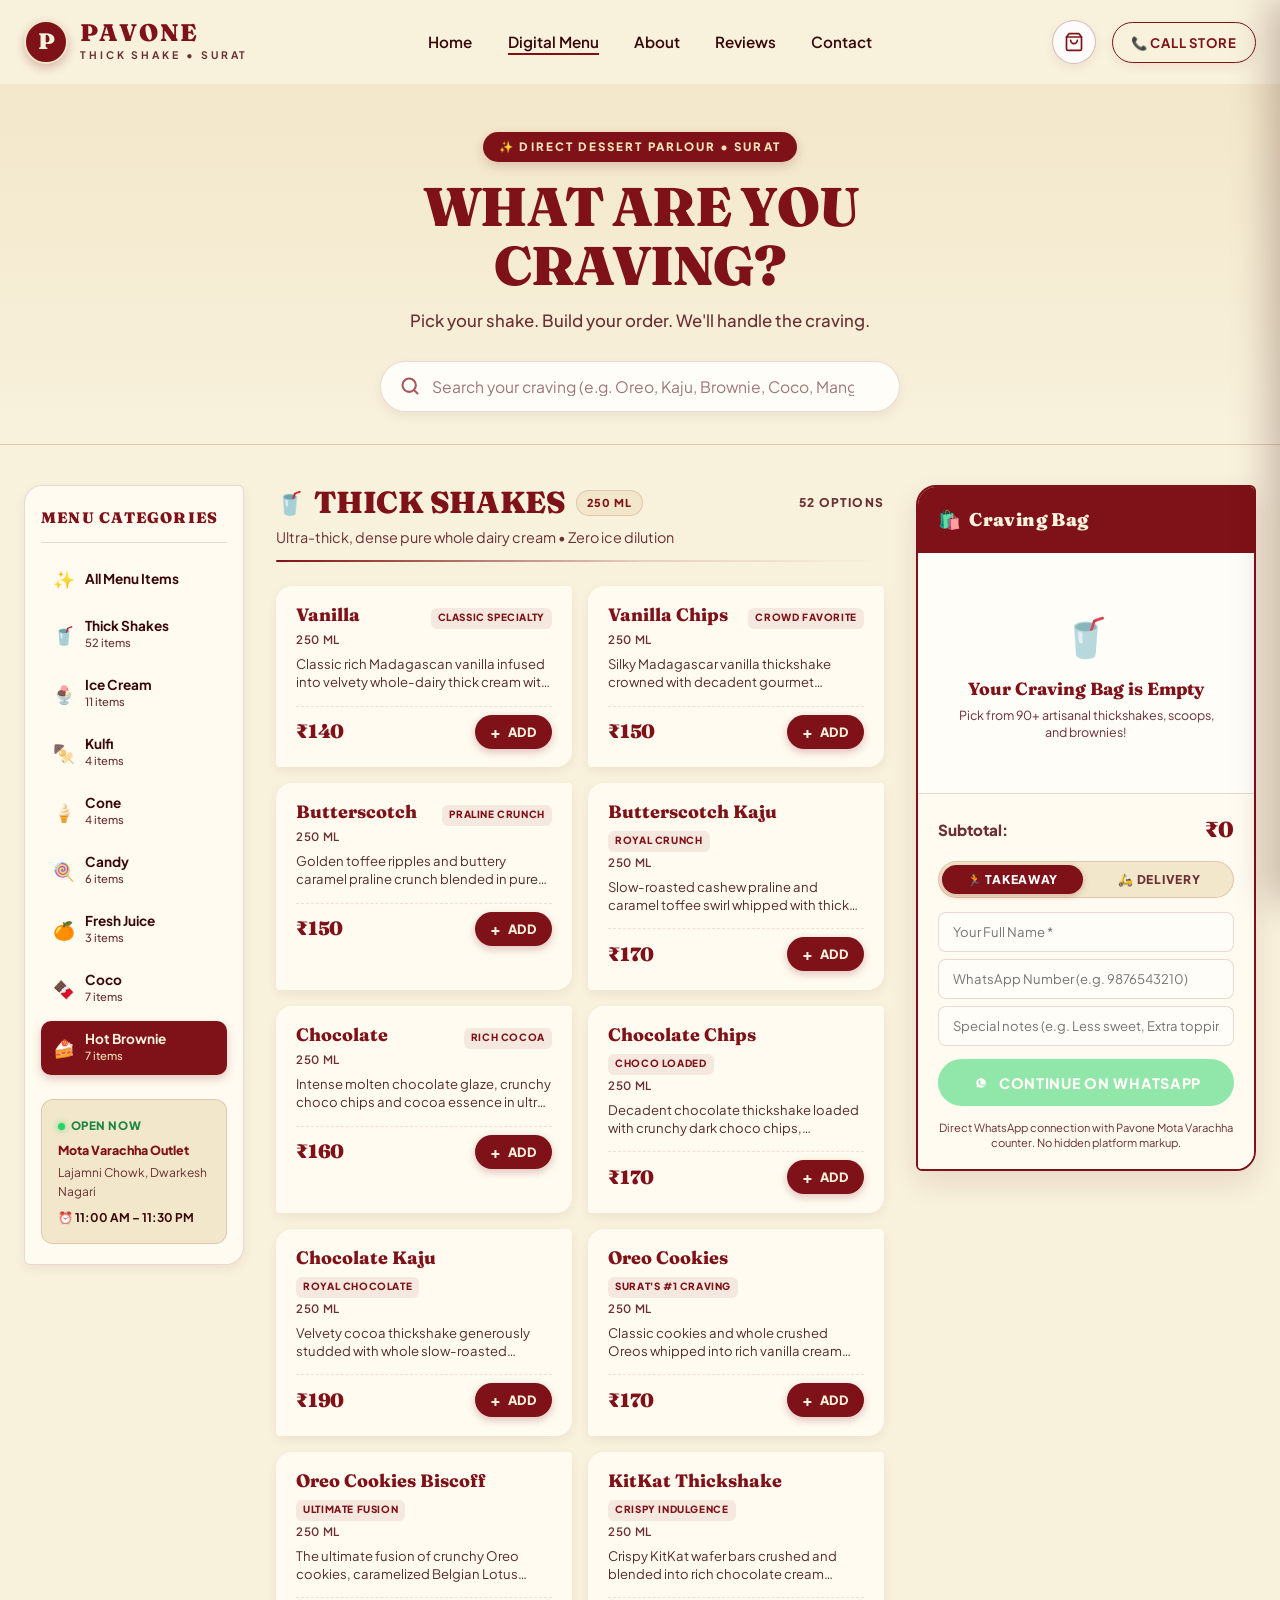
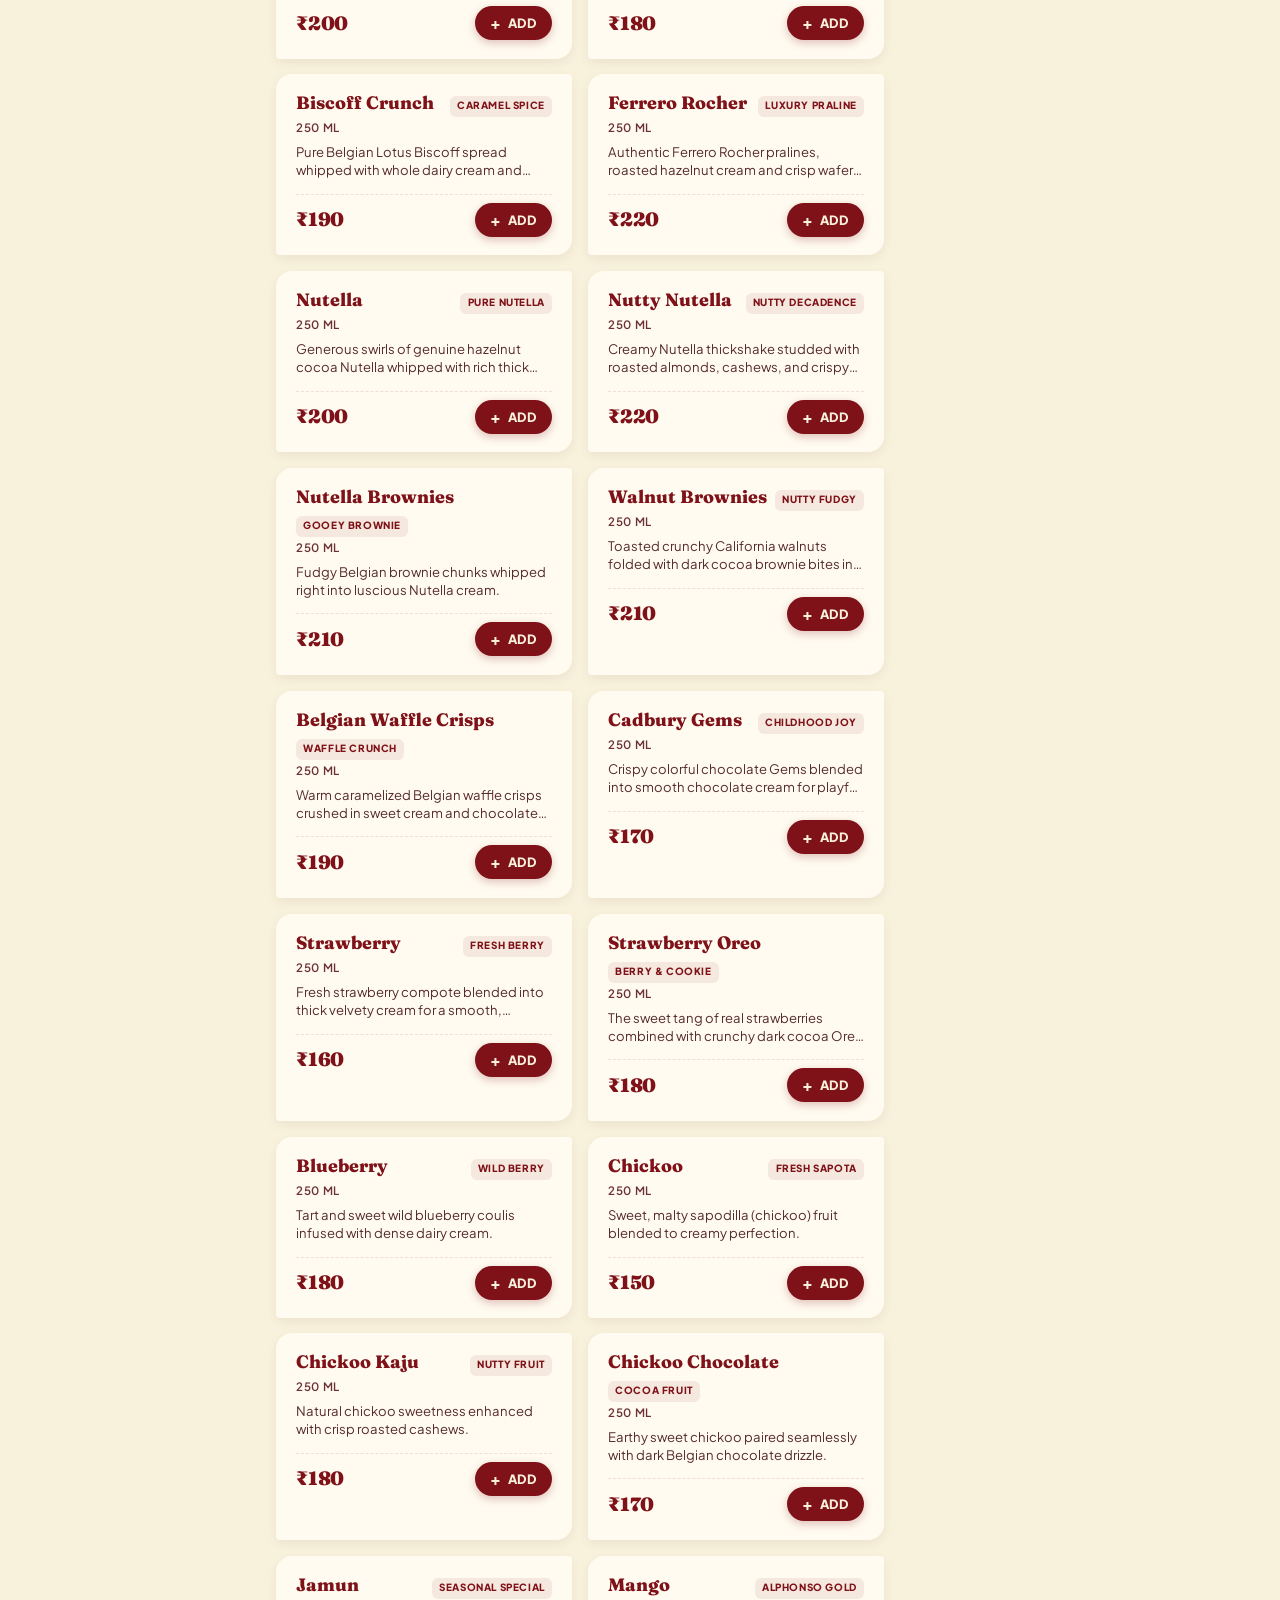
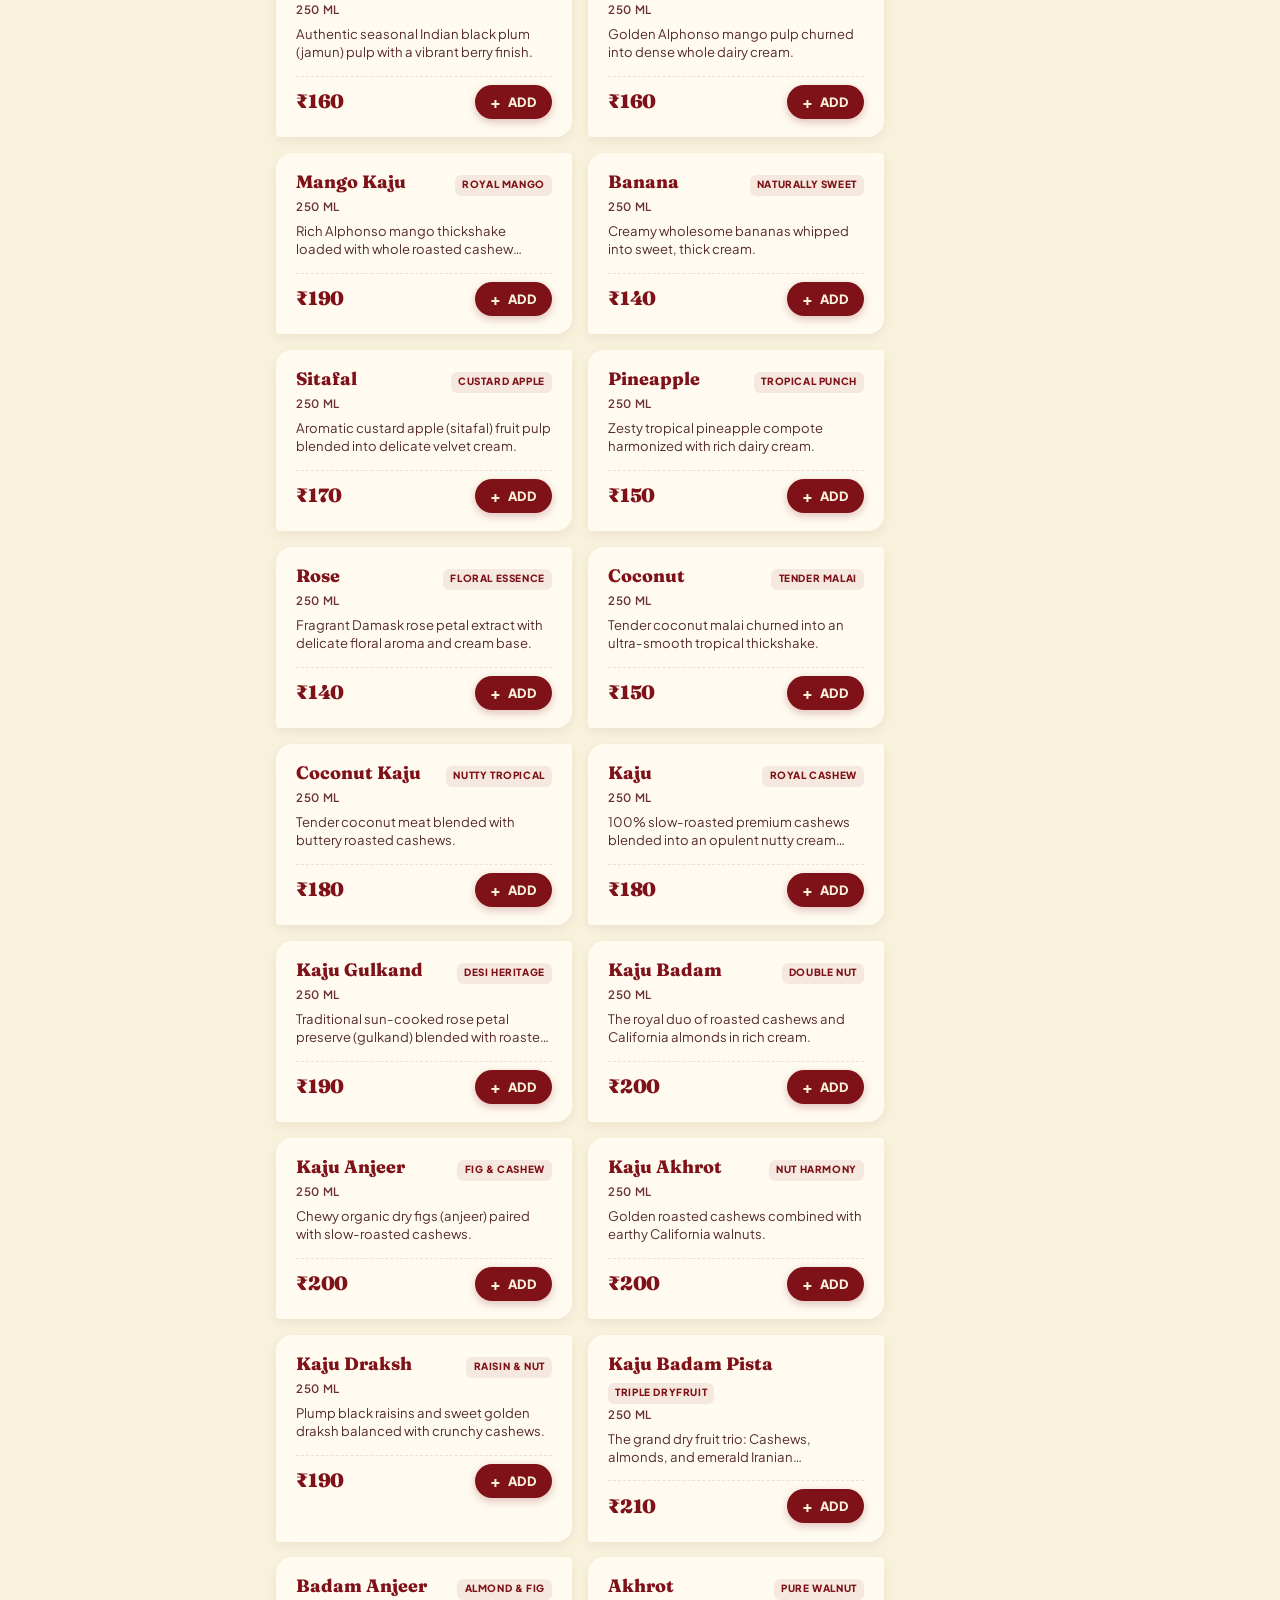
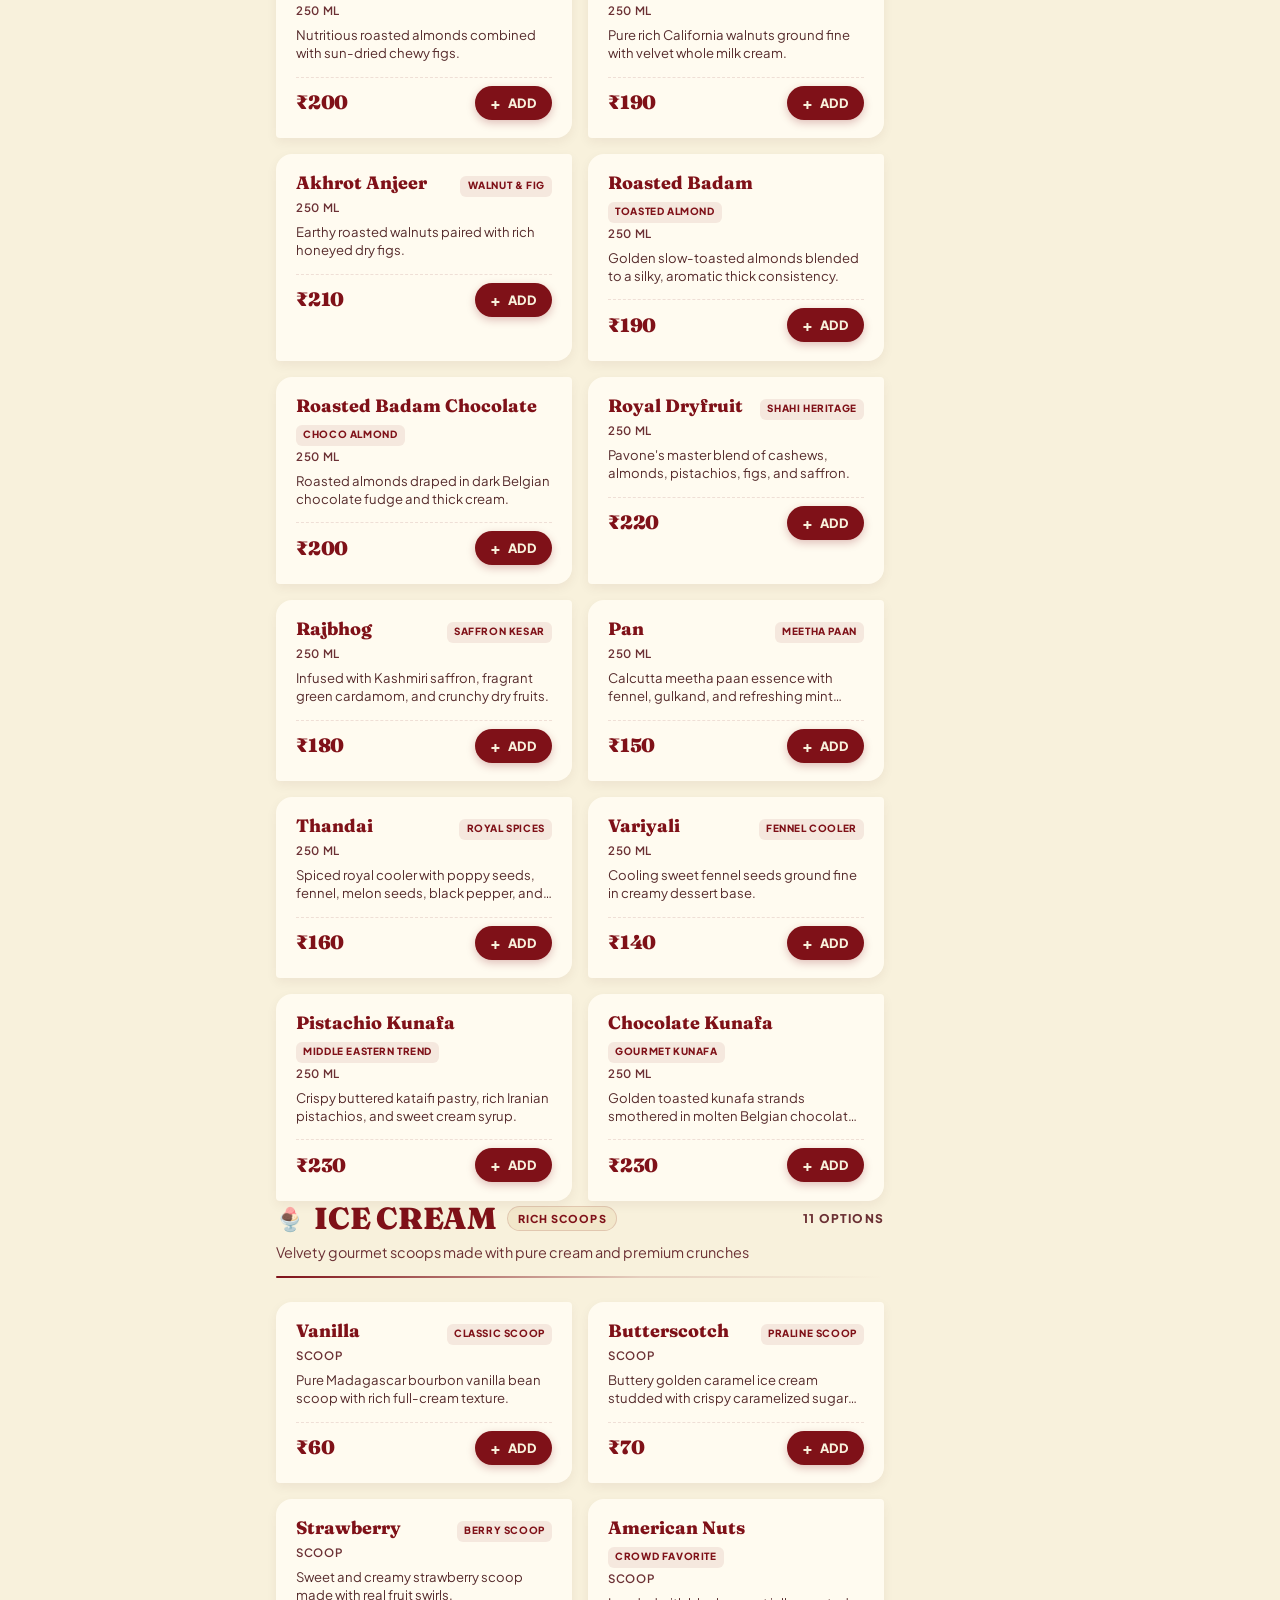
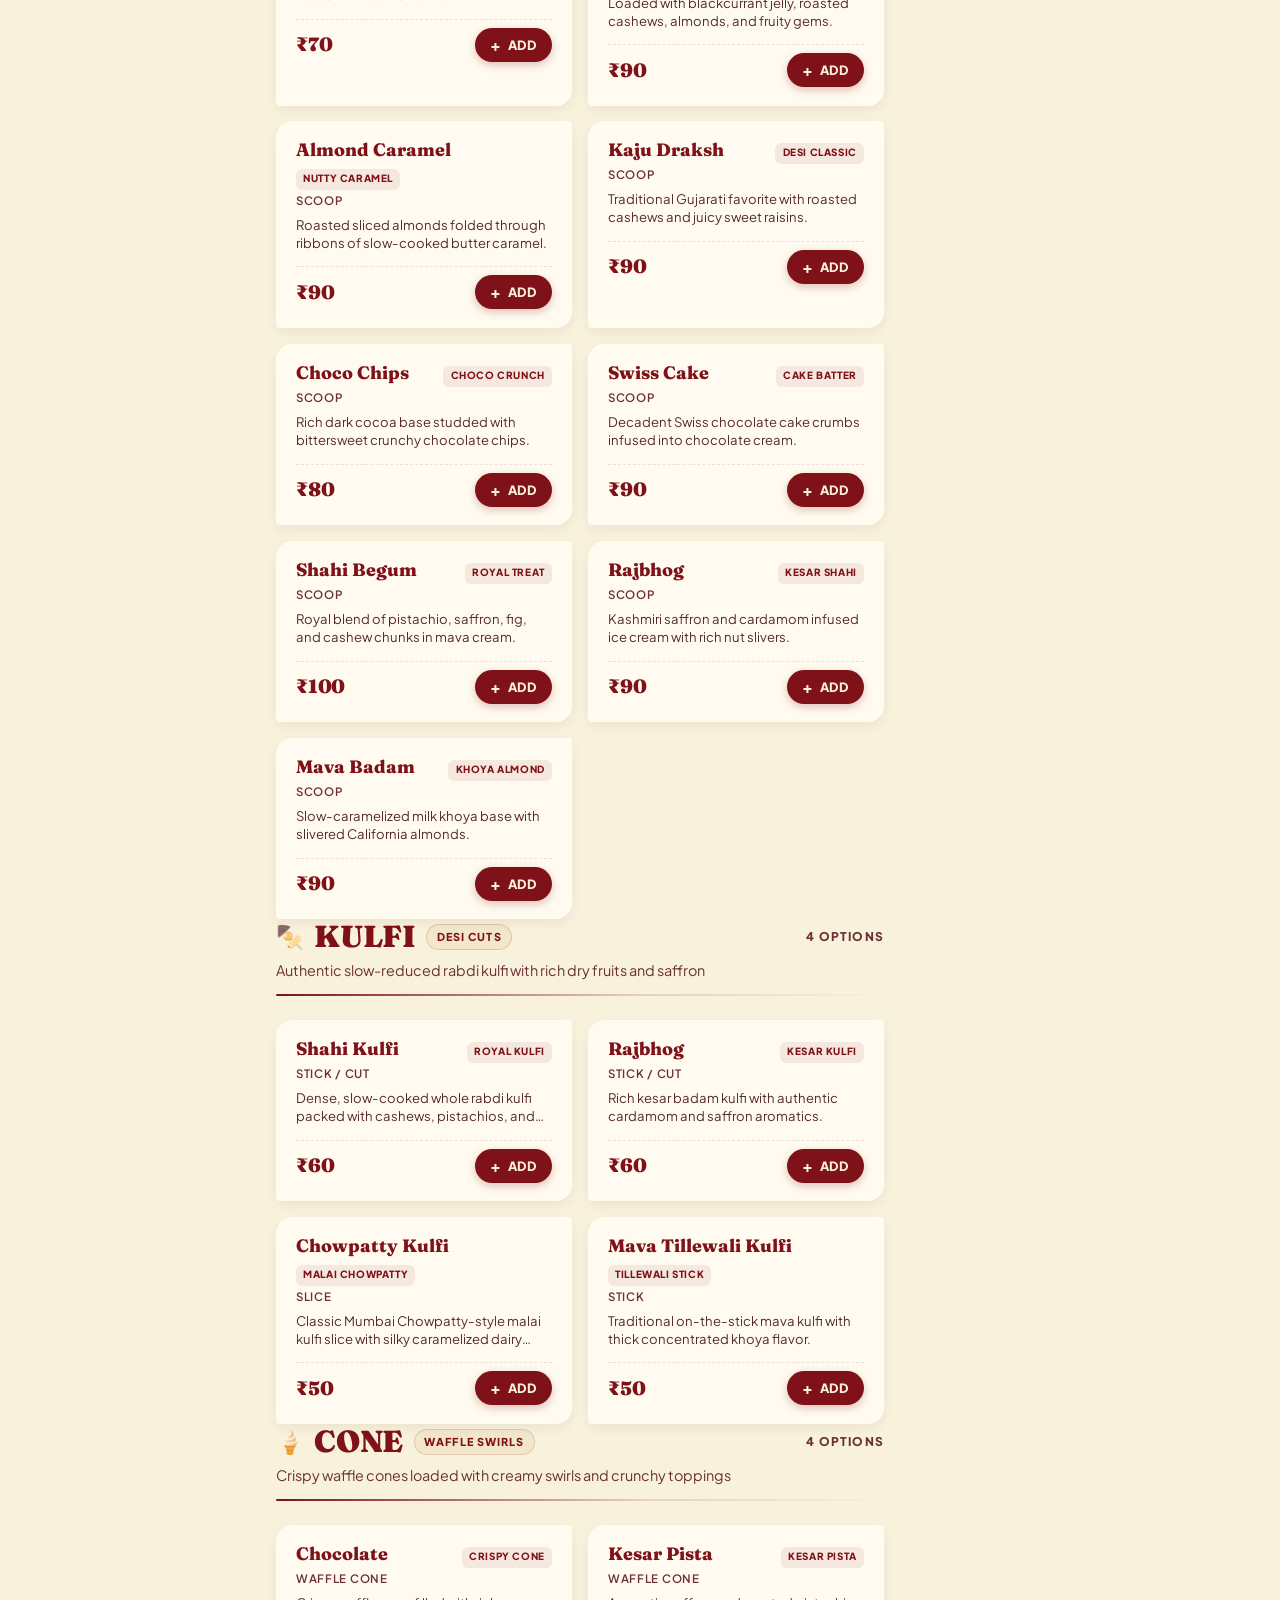
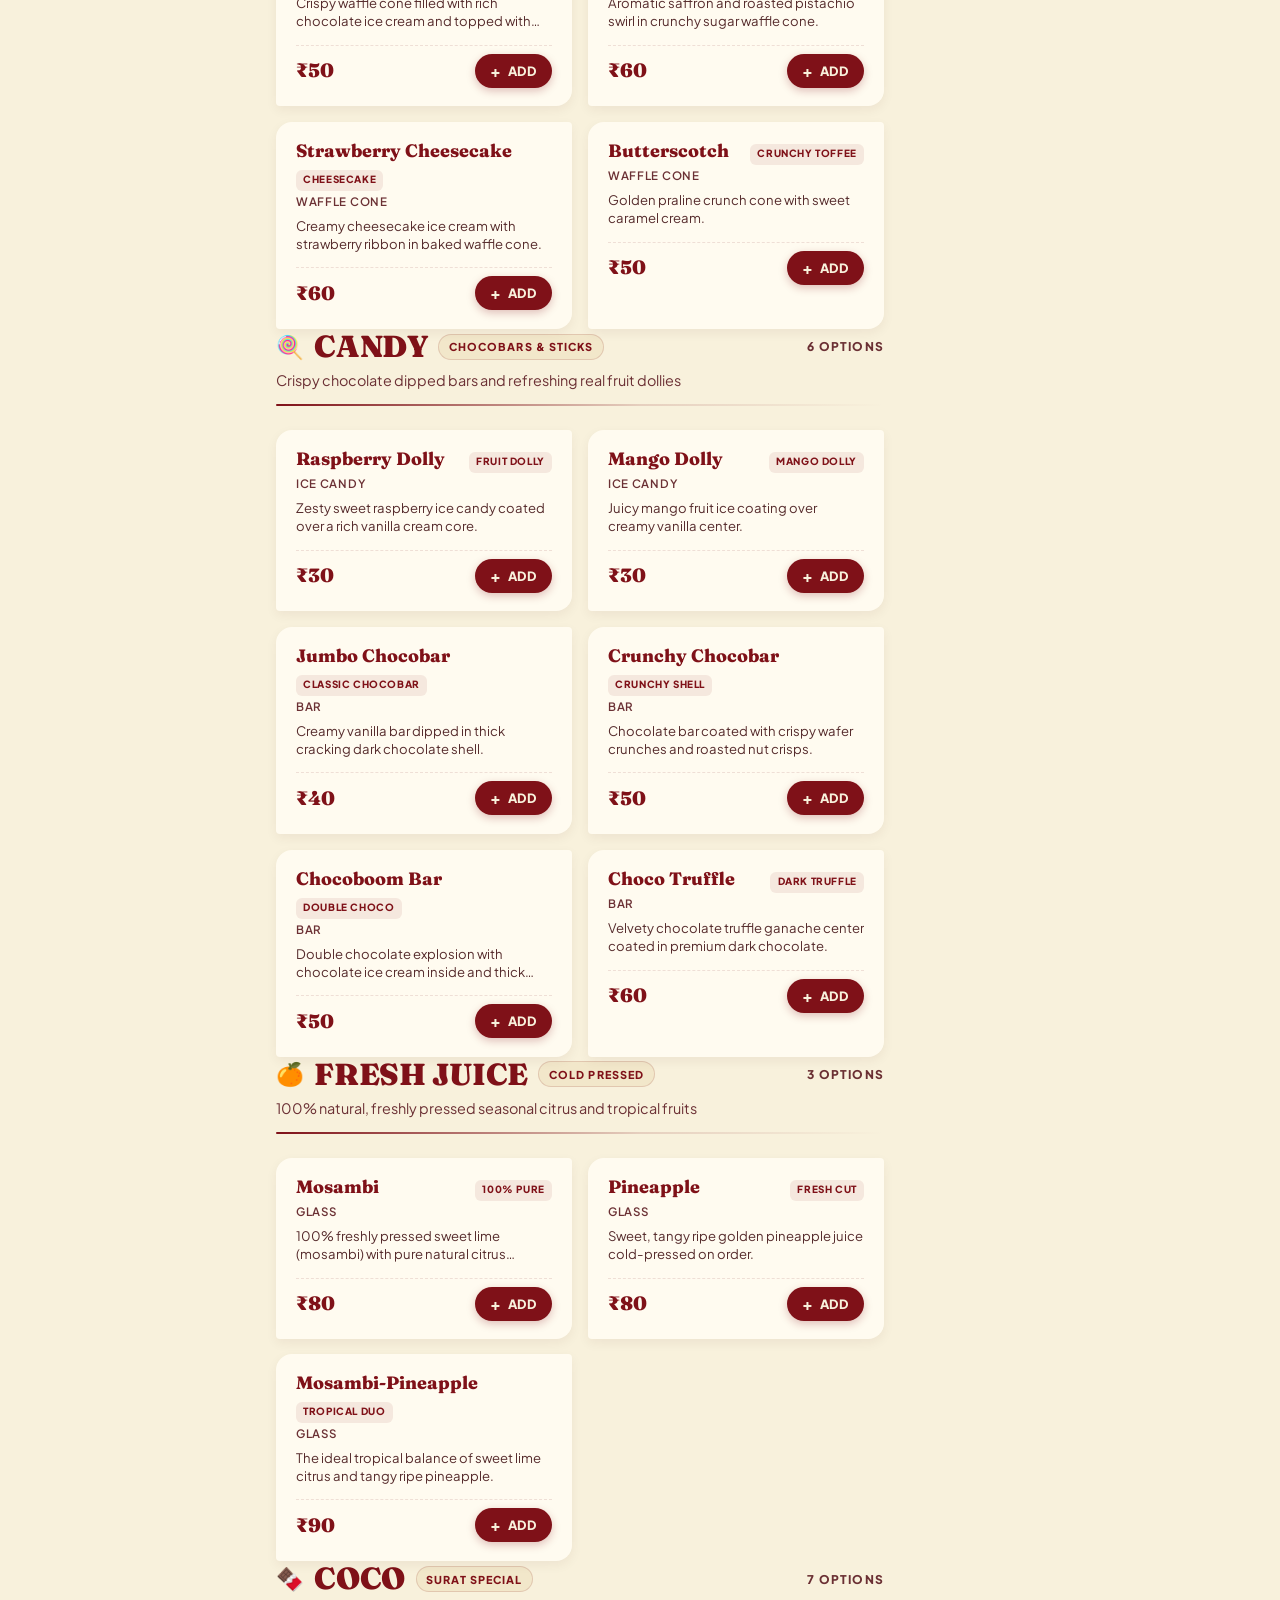
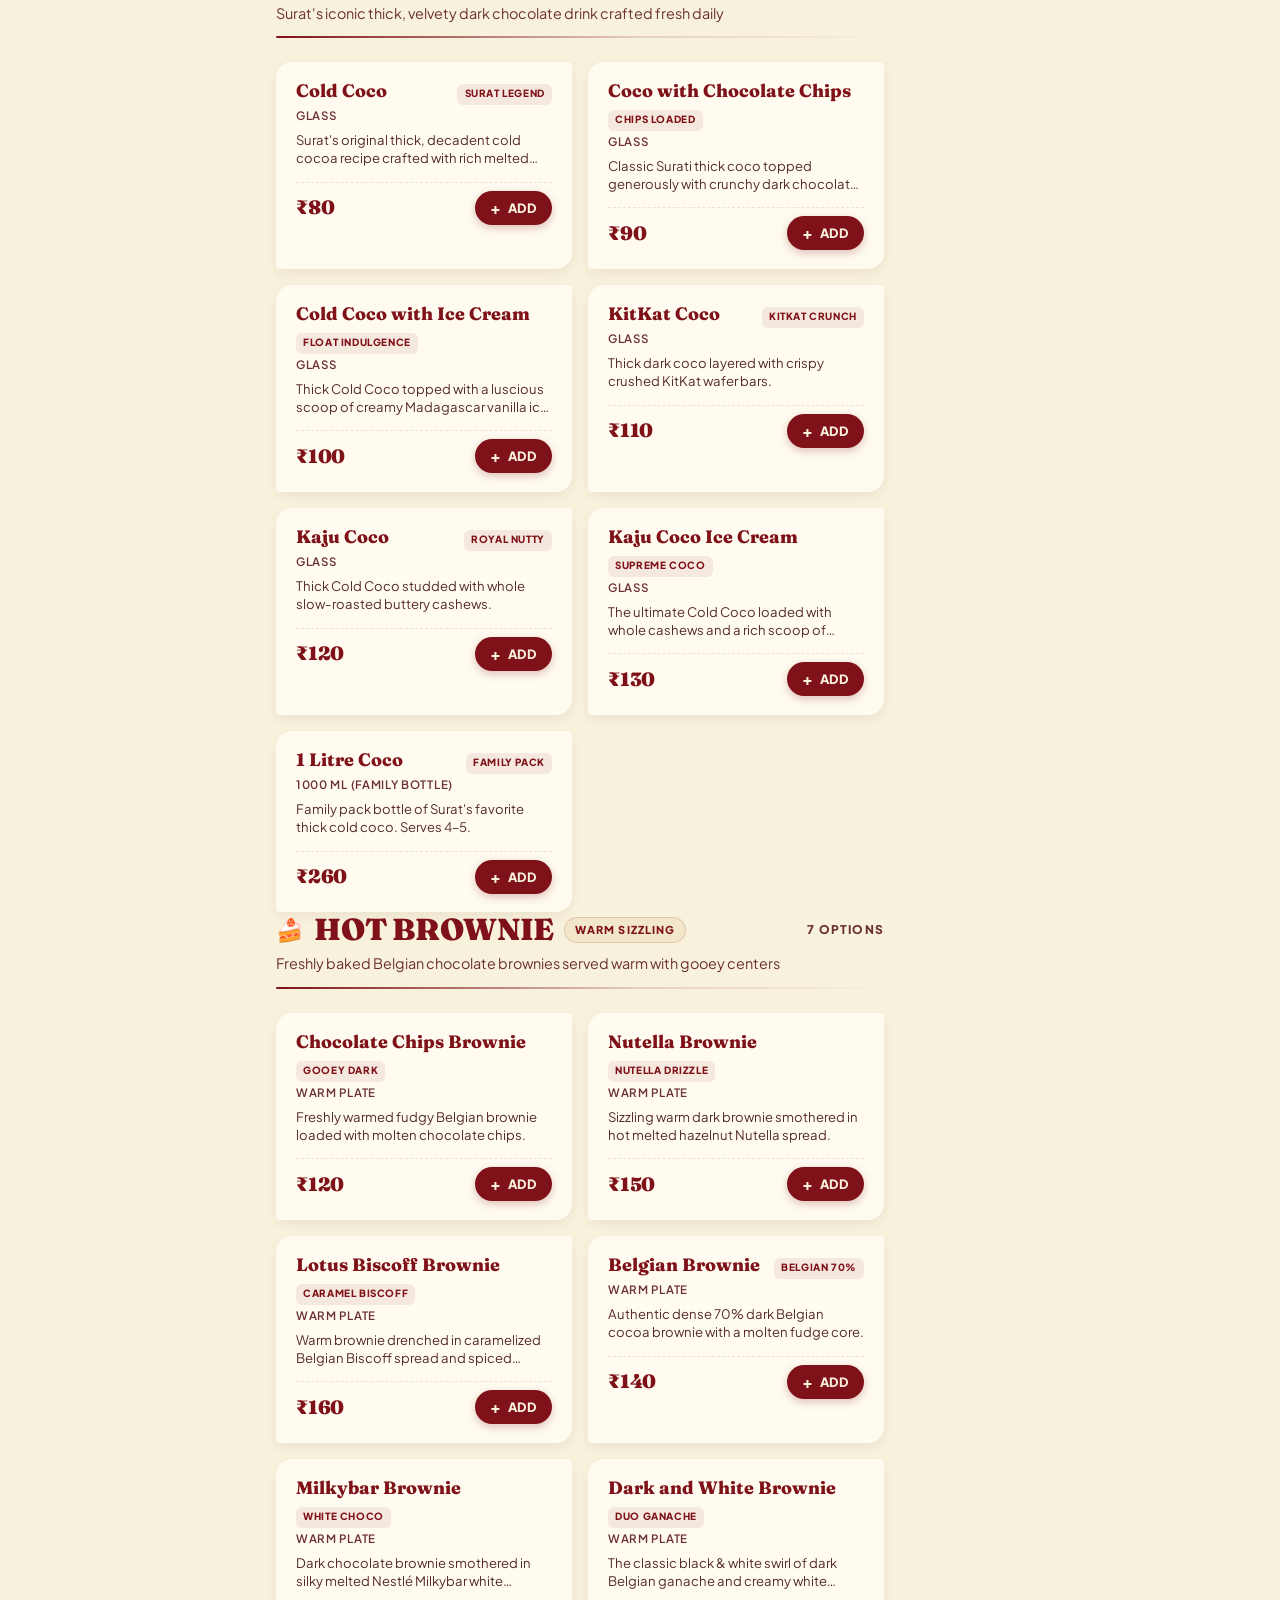
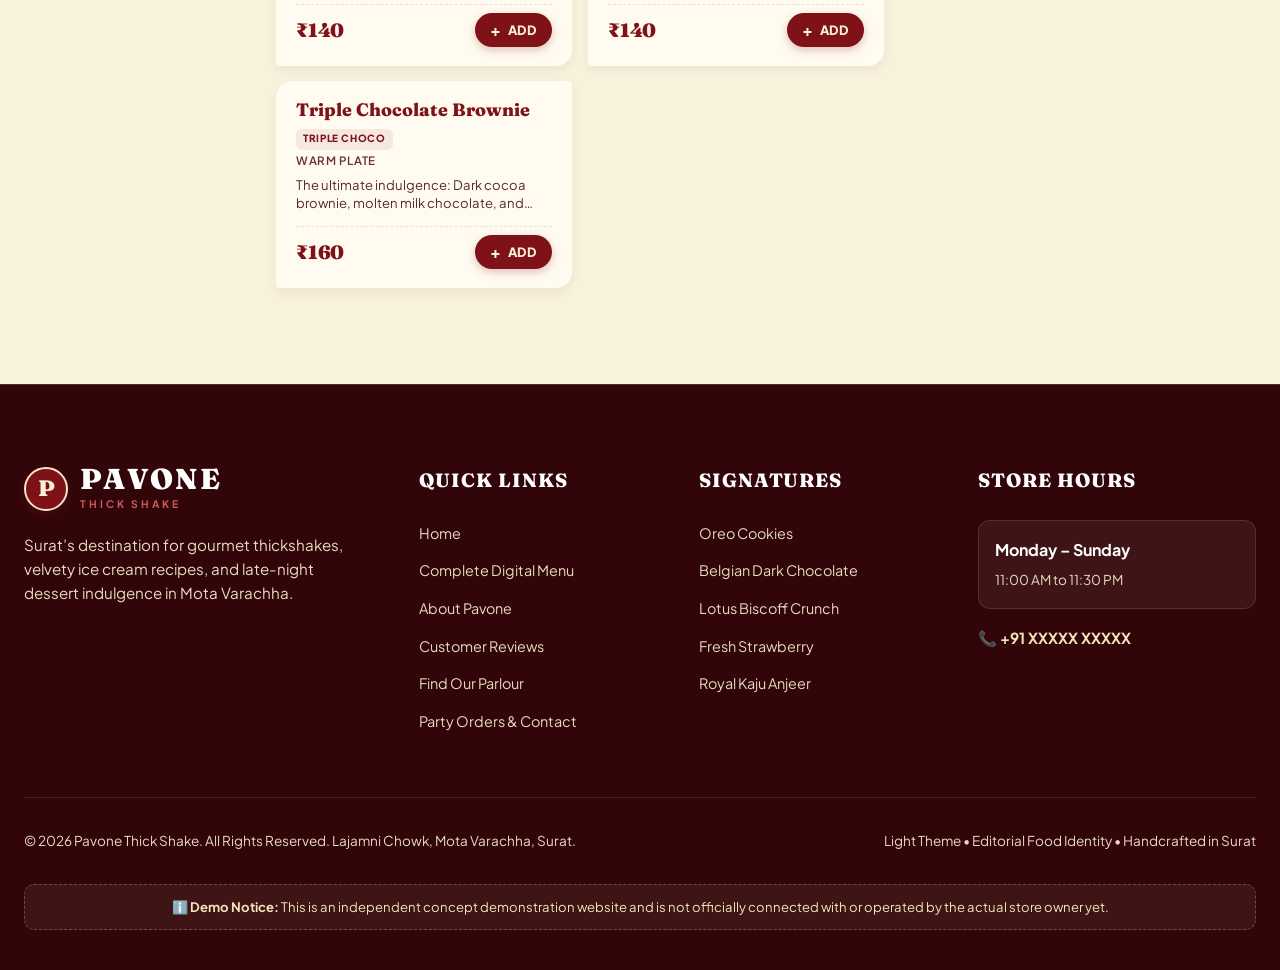
<file: order.html>
<!DOCTYPE html>
<html lang="en">
<head>
  <meta charset="UTF-8">
  <meta name="viewport" content="width=device-width, initial-scale=1.0">
  <title>Pavone Thick Shake Menu | Order Thickshakes in Surat</title>
  <meta name="description" content="Explore Pavone Thick Shake's complete menu of thickshakes, ice creams, kulfi, brownies, coco and desserts in Surat. Fast takeaway & delivery direct ordering.">
  <meta name="keywords" content="Pavone Thick Shake menu, thickshake Surat, Pavone prices, order thickshake Surat, Mota Varachha dessert menu, cold coco Surat, hot brownie Surat">
  <link rel="canonical" href="https://pavonethickshake.com/order.html">

  <!-- Open Graph / Meta -->
  <meta property="og:type" content="restaurant.menu">
  <meta property="og:title" content="Pavone Thick Shake Menu | Order Thickshakes in Surat">
  <meta property="og:description" content="Explore 90+ artisan thickshakes, gourmet ice creams, traditional kulfi, cold coco and sizzling hot brownies at Pavone in Mota Varachha, Surat.">
  <meta property="og:image" content="assets/images/shake-oreo.jpg">

  <!-- Google Fonts: Editorial Display, Handwritten Accent & Clean Sans -->
  <link rel="preconnect" href="https://fonts.googleapis.com">
  <link rel="preconnect" href="https://fonts.gstatic.com" crossorigin>
  <link href="https://fonts.googleapis.com/css2?family=Caveat:wght@600;700&family=Fraunces:ital,opsz,wght@0,9..144,600..900;1,9..144,400;1,9..144,700&family=Plus+Jakarta+Sans:wght@400;500;600;700;800&family=Syne:wght@700;800;900&display=swap" rel="stylesheet">

  <link rel="stylesheet" href="css/style.css">

  <!-- JSON-LD Menu Schema -->
  <script type="application/ld+json">
  {
    "@context": "https://schema.org",
    "@type": "Menu",
    "name": "Pavone Thick Shake Digital Menu",
    "url": "https://pavonethickshake.com/order.html",
    "mainEntityOfPage": "https://pavonethickshake.com/order.html",
    "inLanguage": "en",
    "offers": {
      "@type": "AggregateOffer",
      "priceCurrency": "INR",
      "lowPrice": "30",
      "highPrice": "260"
    }
  }
  </script>
</head>
<body class="order-page-body">

  <!-- ==========================================================================
       SITE HEADER
       ========================================================================== -->
  <header class="site-header scrolled" id="navbar">
    <div class="container">
      <div class="header-inner">
        <!-- Brand Logo -->
        <a href="index.html" class="logo-brand" aria-label="Pavone Thick Shake Homepage">
          <div class="logo-symbol">P</div>
          <div class="logo-text">
            <span class="logo-title">PAVONE</span>
            <span class="logo-subtitle">THICK SHAKE • SURAT</span>
          </div>
        </a>

        <!-- Desktop Navigation Links -->
        <nav class="main-nav" aria-label="Main Navigation">
          <ul class="nav-links">
            <li class="nav-item"><a href="index.html">Home</a></li>
            <li class="nav-item"><a href="order.html" class="active">Digital Menu</a></li>
            <li class="nav-item"><a href="about.html">About</a></li>
            <li class="nav-item"><a href="index.html#reviews">Reviews</a></li>
            <li class="nav-item"><a href="contact.html">Contact</a></li>
          </ul>
        </nav>

        <!-- Header Actions -->
        <div class="header-actions">
          <button class="btn-pill-icon btn-cart-trigger" aria-label="View Craving Bag" title="Craving Bag">
            <svg width="20" height="20" viewBox="0 0 24 24" fill="none" stroke="currentColor" stroke-width="2" stroke-linecap="round" stroke-linejoin="round"><path d="M6 2L3 6v14a2 2 0 0 0 2 2h14a2 2 0 0 0 2-2V6l-3-4z"></path><line x1="3" y1="6" x2="21" y2="6"></line><path d="M16 10a4 4 0 0 1-8 0"></path></svg>
            <span class="cart-count-badge">0</span>
          </button>
          <a href="tel:+91XXXXXXXXXX" class="btn btn-secondary" style="padding: 0.55rem 1.1rem; font-size: 0.82rem;">📞 CALL STORE</a>
          <button class="mobile-menu-toggle" aria-label="Toggle Menu">
            <span></span>
            <span></span>
            <span></span>
          </button>
        </div>
      </div>
    </div>
  </header>

  <!-- Mobile Navigation Overlay & Drawer -->
  <div class="mobile-nav-overlay" id="mobileNavOverlay" aria-hidden="true"></div>
  <div class="mobile-nav-drawer" id="mobileNavDrawer" aria-label="Mobile Navigation Menu">
    <div>
      <div class="mobile-nav-header">
        <div class="logo-brand">
          <div class="logo-symbol">P</div>
          <div class="logo-text">
            <span class="logo-title">PAVONE</span>
          </div>
        </div>
        <button class="mobile-nav-close" aria-label="Close Mobile Navigation">✕</button>
      </div>
      <ul class="mobile-nav-links">
        <li><a href="index.html">Home</a></li>
        <li><a href="order.html" class="active">Digital Menu & Order</a></li>
        <li><a href="about.html">About Pavone</a></li>
        <li><a href="index.html#reviews">Customer Reviews</a></li>
        <li><a href="contact.html">Contact & Catering</a></li>
      </ul>
    </div>
    <div class="mobile-nav-footer">
      <button class="btn btn-primary btn-open-cart" style="width:100%; margin-bottom:0.75rem;">🛍️ VIEW CRAVING BAG</button>
      <p style="font-size:0.8rem; color:var(--text-muted); line-height:1.4;">📍 Lajamni Chowk, Mota Varachha, Surat</p>
      <a href="tel:+91XXXXXXXXXX" class="btn btn-secondary" style="width:100%; min-height:44px; font-size:0.85rem; margin-top:0.5rem;">📞 +91 XXXXX XXXXX</a>
    </div>
  </div>

  <main class="order-page-main" id="main-content">
    
    <!-- ==========================================================================
         1. COMPACT ORDER HERO
         ========================================================================== -->
    <section class="order-hero-compact">
      <div class="container">
        <div class="order-hero-inner">
          <div class="order-hero-badge">
            <span>✨ DIRECT DESSERT PARLOUR • SURAT</span>
          </div>
          
          <h1 class="order-hero-title">
            WHAT ARE YOU CRAVING?
          </h1>

          <p class="order-hero-subtitle">
            Pick your shake. Build your order. We'll handle the craving.
          </p>

          <!-- Real-Time Live Search Input -->
          <div class="order-search-box">
            <svg class="search-icon" width="20" height="20" viewBox="0 0 24 24" fill="none" stroke="currentColor" stroke-width="2.5" stroke-linecap="round" stroke-linejoin="round"><circle cx="11" cy="11" r="8"></circle><line x1="21" y1="21" x2="16.65" y2="16.65"></line></svg>
            <input type="text" id="orderSearchInput" class="order-search-input" placeholder="Search your craving (e.g. Oreo, Kaju, Brownie, Coco, Mango)..." aria-label="Search the menu">
            <button class="order-search-clear" id="orderSearchClear" aria-label="Clear search">✕</button>
          </div>

          <div class="search-status-text" id="searchStatusText"></div>
        </div>
      </div>
    </section>

    <!-- ==========================================================================
         2. MAIN ORDERING LAYOUT (DESKTOP 3-COL / 2-COL + MOBILE 1-COL)
         ========================================================================== -->
    <div class="order-content-area">
      <div class="container">
        <div class="order-layout-grid">
          
          <!-- LEFT COLUMN: Desktop Category Sidebar Jump Links -->
          <aside class="category-sidebar" aria-label="Menu Categories Sidebar">
            <h3 class="sidebar-heading">Menu Categories</h3>
            <ul class="sidebar-cat-list" id="categorySidebarList">
              <!-- Populated dynamically by order.js -->
            </ul>

            <div class="sidebar-outlet-card">
              <div class="outlet-status">OPEN NOW</div>
              <p style="font-weight:800; color:var(--burgundy-primary); margin-bottom:2px;">Mota Varachha Outlet</p>
              <p style="color:var(--text-muted); font-size:0.75rem; margin-bottom:6px;">Lajamni Chowk, Dwarkesh Nagari</p>
              <p style="color:var(--text-main); font-size:0.75rem; font-weight:700;">⏰ 11:00 AM – 11:30 PM</p>
            </div>
          </aside>

          <!-- CENTER COLUMN: Complete Categorized Digital Menu -->
          <main class="menu-main-col" id="menuMainCol">
            
            <!-- Empty Search State -->
            <div class="no-results-state" id="noResultsState">
              <div class="no-results-icon">🔍</div>
              <h3 class="no-results-title">No Cravings Found</h3>
              <p class="no-results-desc">We couldn't find any menu item matching your search. Try searching for "Oreo", "Kaju", "Brownie", "Coco", or reset the filter.</p>
              <button class="btn btn-primary" id="resetSearchBtn" style="padding:0.6rem 1.4rem;">SHOW ALL 90+ ITEMS</button>
            </div>

            <!-- Categorized Menu Sections Container -->
            <div id="menuSectionsContainer">
              <!-- Dynamically populated with all 8 category sections from PAVONE_MENU_PRODUCTS -->
            </div>
          </main>

          <!-- RIGHT COLUMN: Desktop Sticky Craving Bag & Checkout Sidebar -->
          <aside class="desktop-cart-sidebar" aria-label="Desktop Order Summary Sidebar">
            <div class="sidebar-cart-box">
              <div class="sidebar-cart-header">
                <h3 class="sidebar-cart-title">
                  <span>🛍️</span>
                  <span>Craving Bag</span>
                </h3>
                <span class="cart-count-badge" style="display:inline-flex;">0</span>
              </div>

              <!-- Cart Item List -->
              <div class="sidebar-cart-items-list" id="desktopCartItemList">
                <!-- Rendered dynamically by order.js -->
              </div>

              <!-- Cart Footer & Simple Checkout Form -->
              <div class="sidebar-cart-footer checkout-form-container">
                <div class="cart-subtotal-row">
                  <span>Subtotal:</span>
                  <span class="cart-subtotal-amount" id="desktopCartSubtotal">₹0</span>
                </div>

                <!-- Order Type Selector (Takeaway vs Delivery) -->
                <div class="order-type-tabs" role="group" aria-label="Select Order Type">
                  <button type="button" class="order-type-btn active" data-type="takeaway">🏃 Takeaway</button>
                  <button type="button" class="order-type-btn" data-type="delivery">🛵 Delivery</button>
                </div>

                <!-- Customer Details Form -->
                <div class="checkout-field-group">
                  <input type="text" class="checkout-input checkout-input-name" placeholder="Your Full Name *" required autocomplete="name">
                  <input type="tel" class="checkout-input checkout-input-phone" placeholder="WhatsApp Number (e.g. 9876543210)" autocomplete="tel">
                  
                  <div class="delivery-address-group" style="display:none;">
                    <textarea class="checkout-input checkout-textarea checkout-input-address" placeholder="Delivery Address in Surat (Street / Area / Landmark) *"></textarea>
                  </div>

                  <input type="text" class="checkout-input checkout-input-instructions" placeholder="Special notes (e.g. Less sweet, Extra toppings)">
                </div>

                <!-- WhatsApp Checkout CTA -->
                <button type="button" class="btn-submit-order" id="desktopOrderBtn">
                  <svg width="20" height="20" viewBox="0 0 24 24" fill="currentColor"><path d="M12.031 6.172c-3.181 0-5.767 2.586-5.768 5.766-.001 1.298.38 2.27 1.019 3.287l-.582 2.128 2.182-.573c.978.58 1.911.928 3.145.929 3.178 0 5.767-2.587 5.768-5.766.001-3.187-2.575-5.77-5.764-5.771zm3.392 8.244c-.144.405-.837.774-1.17.824-.312.045-.634.053-.941.053-.935-.001-2.148-.543-3.003-1.398-.854-.855-1.397-2.068-1.398-3.003 0-.307.008-.629.053-.941.05-.333.419-1.026.824-1.17.144-.051.309-.076.476-.076.115 0 .23.012.342.038.163.037.28.232.35.378.162.338.552 1.346.6 1.444.048.098.081.213.016.342-.065.129-.144.24-.216.326-.108.129-.214.238-.307.35-.098.118-.21.246-.09.453.12.207.534.88 1.144 1.423.784.698 1.445.914 1.652 1.018.207.104.329.088.453-.055.124-.143.535-.623.678-.836.143-.213.287-.179.479-.108.192.071 1.218.574 1.427.678.209.104.348.156.4.244.052.088.052.51-.092.915z"/></svg>
                  <span>Continue on WhatsApp</span>
                </button>

                <p class="checkout-transparency-note">
                  Direct WhatsApp connection with Pavone Mota Varachha counter. No hidden platform markup.
                </p>
              </div>
            </div>
          </aside>

        </div>
      </div>
    </div>

  </main>

  <!-- ==========================================================================
       5. MOBILE PERSISTENT BOTTOM STICKY CART BAR
       ========================================================================== -->
  <div class="mobile-bottom-cart-bar" id="mobileBottomCartBar" aria-label="View Shopping Cart">
    <div class="mobile-cart-left">
      <div class="mobile-cart-icon-bubble">🛒</div>
      <div>
        <div class="mobile-cart-count" id="mobileBottomCount">0 ITEMS</div>
        <div class="mobile-cart-total" id="mobileBottomTotal">₹0</div>
      </div>
    </div>
    <div class="mobile-cart-btn-text">
      <span>VIEW BAG</span>
      <span>→</span>
    </div>
  </div>

  <!-- ==========================================================================
       6. CRAVING BAG & CHECKOUT SLIDING DRAWER (MOBILE & DESKTOP)
       ========================================================================== -->
  <div class="cart-drawer-overlay">
    <div class="cart-drawer" role="dialog" aria-modal="true" aria-label="Your Craving Bag">
      <div class="drawer-header">
        <h3 class="drawer-title">Your Craving Bag</h3>
        <button class="drawer-close-btn" aria-label="Close Craving Bag">✕</button>
      </div>

      <div class="drawer-body" id="drawerCartItemList">
        <!-- Rendered dynamically by order.js -->
      </div>

      <div class="drawer-footer checkout-form-container">
        <div class="drawer-total-row">
          <span>Total Amount:</span>
          <span class="cart-total-amount" id="drawerCartSubtotal">₹0</span>
        </div>

        <!-- Order Type Selector (Takeaway vs Delivery) -->
        <div class="order-type-tabs" role="group" aria-label="Select Order Type" style="margin-bottom:0.75rem;">
          <button type="button" class="order-type-btn active" data-type="takeaway">🏃 Takeaway</button>
          <button type="button" class="order-type-btn" data-type="delivery">🛵 Delivery</button>
        </div>

        <!-- Customer Form Inputs -->
        <div class="checkout-field-group" style="margin-bottom:0.85rem;">
          <input type="text" class="checkout-input checkout-input-name" placeholder="Your Full Name *" required autocomplete="name">
          <input type="tel" class="checkout-input checkout-input-phone" placeholder="WhatsApp Number (e.g. 9876543210)" autocomplete="tel">
          
          <div class="delivery-address-group" style="display:none;">
            <textarea class="checkout-input checkout-textarea checkout-input-address" placeholder="Delivery Address in Surat (Street / Area / Landmark) *"></textarea>
          </div>

          <input type="text" class="checkout-input checkout-input-instructions" placeholder="Special notes (e.g. Less sweet, Extra toppings)">
        </div>

        <button type="button" class="btn-submit-order" id="drawerOrderBtn">
          <svg width="20" height="20" viewBox="0 0 24 24" fill="currentColor"><path d="M12.031 6.172c-3.181 0-5.767 2.586-5.768 5.766-.001 1.298.38 2.27 1.019 3.287l-.582 2.128 2.182-.573c.978.58 1.911.928 3.145.929 3.178 0 5.767-2.587 5.768-5.766.001-3.187-2.575-5.77-5.764-5.771zm3.392 8.244c-.144.405-.837.774-1.17.824-.312.045-.634.053-.941.053-.935-.001-2.148-.543-3.003-1.398-.854-.855-1.397-2.068-1.398-3.003 0-.307.008-.629.053-.941.05-.333.419-1.026.824-1.17.144-.051.309-.076.476-.076.115 0 .23.012.342.038.163.037.28.232.35.378.162.338.552 1.346.6 1.444.048.098.081.213.016.342-.065.129-.144.24-.216.326-.108.129-.214.238-.307.35-.098.118-.21.246-.09.453.12.207.534.88 1.144 1.423.784.698 1.445.914 1.652 1.018.207.104.329.088.453-.055.124-.143.535-.623.678-.836.143-.213.287-.179.479-.108.192.071 1.218.574 1.427.678.209.104.348.156.4.244.052.088.052.51-.092.915z"/></svg>
          <span>Continue on WhatsApp</span>
        </button>

        <p class="checkout-transparency-note" style="margin-top:0.5rem;">
          Direct order message sent to Pavone kitchen counter on WhatsApp.
        </p>
      </div>
    </div>
  </div>

  <!-- ==========================================================================
       7. PRODUCT QUICK DETAIL MODAL
       ========================================================================== -->
  <div class="product-detail-modal-overlay" id="productDetailModal" role="dialog" aria-modal="true">
    <div class="product-modal-dialog">
      <button class="product-modal-close-btn" id="productModalClose" aria-label="Close details">✕</button>
      <div id="productModalBody">
        <!-- Rendered dynamically by order.js -->
      </div>
    </div>
  </div>

  <!-- ==========================================================================
       8. SITE FOOTER
       ========================================================================== -->
  <footer class="site-footer">
    <div class="container">
      <div class="footer-grid">
        <!-- Col 1: Brand -->
        <div class="footer-brand">
          <div class="logo-brand">
            <div class="logo-symbol">P</div>
            <div class="logo-text">
              <span class="logo-title">PAVONE</span>
              <span class="logo-subtitle">THICK SHAKE</span>
            </div>
          </div>
          <p class="footer-bio">
            Surat’s destination for gourmet thickshakes, velvety ice cream recipes, and late-night dessert indulgence in Mota Varachha.
          </p>
        </div>

        <!-- Col 2: Navigation -->
        <div>
          <h4 class="footer-col-title">Quick Links</h4>
          <ul class="footer-links">
            <li><a href="index.html">Home</a></li>
            <li><a href="order.html">Complete Digital Menu</a></li>
            <li><a href="about.html">About Pavone</a></li>
            <li><a href="index.html#reviews">Customer Reviews</a></li>
            <li><a href="index.html#location">Find Our Parlour</a></li>
            <li><a href="contact.html">Party Orders & Contact</a></li>
          </ul>
        </div>

        <!-- Col 3: Signatures -->
        <div>
          <h4 class="footer-col-title">Signatures</h4>
          <ul class="footer-links">
            <li><a href="order.html">Oreo Cookies</a></li>
            <li><a href="order.html">Belgian Dark Chocolate</a></li>
            <li><a href="order.html">Lotus Biscoff Crunch</a></li>
            <li><a href="order.html">Fresh Strawberry</a></li>
            <li><a href="order.html">Royal Kaju Anjeer</a></li>
          </ul>
        </div>

        <!-- Col 4: Hours & Location -->
        <div>
          <h4 class="footer-col-title">Store Hours</h4>
          <div class="footer-timing-badge">
            <strong style="color:#fff; display:block; margin-bottom:4px;">Monday – Sunday</strong>
            <span style="font-size:0.85rem; color:var(--text-cream-dim);">11:00 AM to 11:30 PM</span>
          </div>
          <div style="margin-top:1rem;">
            <a href="tel:+91XXXXXXXXXX" style="color:var(--gold-light); font-weight:700; font-size:0.95rem;">📞 +91 XXXXX XXXXX</a>
          </div>
        </div>
      </div>

      <div class="footer-bottom">
        <p>© 2026 Pavone Thick Shake. All Rights Reserved. Lajamni Chowk, Mota Varachha, Surat.</p>
        <p>Light Theme • Editorial Food Identity • Handcrafted in Surat</p>
        <div class="footer-demo-notice">
          ℹ️ <strong>Demo Notice:</strong> This is an independent concept demonstration website and is not officially connected with or operated by the actual store owner yet.
        </div>
      </div>
    </div>
  </footer>

  <!-- Scripts -->
  <script src="js/menu-data.js"></script>
  <script src="js/order.js"></script>
</body>
</html>
</file>
<file: css/style.css>
/* ==========================================================================
   PAVONE THICK SHAKE — BRAND DESIGN SYSTEM & CORE STYLES
   Warm Cream & Deep Burgundy Editorial Food Identity
   ========================================================================== */

:root {
  /* Core Color Palette */
  --bg-cream: #F8F1DC;
  --bg-cream-light: #FDFCFA;
  --bg-cream-soft: #F2E7CA;
  --bg-cream-card: #FFFBF0;
  
  --burgundy-primary: #7F1118;
  --burgundy-dark: #4A0A0E;
  --burgundy-deepest: #320609;
  --burgundy-muted: #A32830;
  --strawberry-dusty: #C95B5D;
  --gold-accent: #D4A054;
  --gold-light: #F4E2B8;

  /* Typography Colors */
  --text-main: #38070A;
  --text-muted: #6B3034;
  --text-cream: #F8F1DC;
  --text-cream-dim: #E8DAC0;

  /* Borders & Shadows */
  --border-burgundy-light: rgba(127, 17, 24, 0.15);
  --border-burgundy-med: rgba(127, 17, 24, 0.28);
  --border-burgundy-strong: #7F1118;
  --shadow-sm: 0 4px 12px rgba(74, 10, 14, 0.06);
  --shadow-md: 0 12px 30px rgba(74, 10, 14, 0.1);
  --shadow-lg: 0 24px 50px rgba(74, 10, 14, 0.16);
  --shadow-float: 0 20px 40px -10px rgba(50, 6, 9, 0.35);

  /* Fonts */
  --font-display: 'Fraunces', 'Playfair Display', Georgia, serif;
  --font-poster: 'Syne', 'Fraunces', sans-serif;
  --font-body: 'Plus Jakarta Sans', -apple-system, BlinkMacSystemFont, 'Segoe UI', Roboto, sans-serif;

  /* Layout */
  --container-max: 1280px;
  --nav-height: 84px;
}

/* Reset & Base */
*, *::before, *::after {
  box-sizing: border-box;
  margin: 0;
  padding: 0;
}

html {
  scroll-behavior: smooth;
  font-size: 16px;
}

body {
  background-color: var(--bg-cream);
  color: var(--text-main);
  font-family: var(--font-body);
  line-height: 1.6;
  overflow-x: hidden;
  position: relative;
  -webkit-font-smoothing: antialiased;
  background-image: radial-gradient(rgba(127, 17, 24, 0.035) 1px, transparent 1px);
  background-size: 24px 24px;
}

img {
  max-width: 100%;
  height: auto;
  display: block;
}

a {
  color: inherit;
  text-decoration: none;
  transition: all 0.25s cubic-bezier(0.16, 1, 0.3, 1);
}

button {
  font-family: inherit;
  cursor: pointer;
  border: none;
  outline: none;
  background: none;
}

/* Container */
.container {
  width: 100%;
  max-width: var(--container-max);
  margin: 0 auto;
  padding: 0 1.5rem;
}

/* ==========================================================================
   HEADER & NAVIGATION
   ========================================================================== */
.site-header {
  position: fixed;
  top: 0;
  left: 0;
  width: 100%;
  height: var(--nav-height);
  z-index: 1000;
  transition: background-color 0.3s ease, box-shadow 0.3s ease, height 0.3s ease;
  display: flex;
  align-items: center;
}

.site-header.scrolled {
  background-color: rgba(248, 241, 220, 0.94);
  backdrop-filter: blur(12px);
  -webkit-backdrop-filter: blur(12px);
  border-bottom: 1px solid var(--border-burgundy-light);
  box-shadow: var(--shadow-sm);
  height: 72px;
}

.header-inner {
  display: flex;
  align-items: center;
  justify-content: space-between;
  width: 100%;
}

.logo-brand {
  display: flex;
  align-items: center;
  gap: 0.75rem;
}

.logo-symbol {
  width: 44px;
  height: 44px;
  background-color: var(--burgundy-primary);
  border-radius: 50%;
  display: flex;
  align-items: center;
  justify-content: center;
  color: var(--bg-cream);
  font-family: var(--font-display);
  font-weight: 900;
  font-size: 1.4rem;
  box-shadow: 0 4px 10px rgba(127, 17, 24, 0.25);
  border: 2px solid var(--bg-cream-soft);
}

.logo-text {
  display: flex;
  flex-direction: column;
}

.logo-title {
  font-family: var(--font-display);
  font-size: 1.5rem;
  font-weight: 900;
  letter-spacing: 0.08em;
  color: var(--burgundy-primary);
  line-height: 1;
}

.logo-subtitle {
  font-size: 0.65rem;
  font-weight: 700;
  letter-spacing: 0.28em;
  color: var(--text-muted);
  text-transform: uppercase;
  margin-top: 2px;
}

.main-nav {
  display: flex;
  align-items: center;
  gap: 2rem;
}

.nav-links {
  display: flex;
  align-items: center;
  gap: 2.2rem;
  list-style: none;
}

.nav-item a {
  font-size: 0.95rem;
  font-weight: 600;
  color: var(--text-main);
  position: relative;
  padding: 0.25rem 0;
}

.nav-item a::after {
  content: '';
  position: absolute;
  bottom: 0;
  left: 0;
  width: 0;
  height: 2px;
  background-color: var(--burgundy-primary);
  transition: width 0.3s ease;
}

.nav-item a:hover::after,
.nav-item a.active::after {
  width: 100%;
}

.header-actions {
  display: flex;
  align-items: center;
  gap: 1rem;
}

/* Premium Buttons */
.btn {
  display: inline-flex;
  align-items: center;
  justify-content: center;
  gap: 0.6rem;
  padding: 0.85rem 1.75rem;
  font-size: 0.9rem;
  font-weight: 700;
  letter-spacing: 0.06em;
  text-transform: uppercase;
  border-radius: 999px;
  transition: transform 0.28s cubic-bezier(0.16, 1, 0.3, 1),
              background-color 0.25s ease,
              border-color 0.25s ease,
              color 0.25s ease,
              box-shadow 0.28s cubic-bezier(0.16, 1, 0.3, 1);
  text-decoration: none;
  position: relative;
  overflow: hidden;
  will-change: transform, box-shadow;
}

.btn:active {
  transform: translateY(0px) scale(0.98);
}

.btn-primary {
  background-color: var(--burgundy-primary);
  color: var(--bg-cream);
  box-shadow: 0 6px 18px rgba(127, 17, 24, 0.25);
  border: 1.5px solid var(--burgundy-primary);
}

.btn-primary:hover {
  background-color: var(--burgundy-dark);
  border-color: var(--burgundy-dark);
  transform: translateY(-2px);
  box-shadow: 0 10px 24px rgba(74, 10, 14, 0.35);
  color: #fff;
}

.btn-secondary {
  background-color: transparent;
  color: var(--burgundy-primary);
  border: 1.5px solid var(--burgundy-primary);
  box-shadow: 0 4px 12px rgba(127, 17, 24, 0.06);
}

.btn-secondary:hover {
  background-color: var(--burgundy-primary);
  color: var(--bg-cream);
  transform: translateY(-2px);
  box-shadow: 0 10px 24px rgba(127, 17, 24, 0.28);
}

.btn-pill-icon {
  width: 44px;
  height: 44px;
  padding: 0;
  border-radius: 50%;
  border: 1.5px solid var(--border-burgundy-med);
  color: var(--burgundy-primary);
  background: var(--bg-cream-light);
  display: flex;
  align-items: center;
  justify-content: center;
  box-shadow: var(--shadow-sm);
  transition: transform 0.25s cubic-bezier(0.16, 1, 0.3, 1),
              background-color 0.25s ease,
              border-color 0.25s ease,
              color 0.25s ease,
              box-shadow 0.25s ease;
  will-change: transform, box-shadow;
}

.btn-pill-icon:hover {
  background: var(--burgundy-primary);
  color: var(--bg-cream);
  border-color: var(--burgundy-primary);
  transform: translateY(-2px);
  box-shadow: 0 6px 16px rgba(127, 17, 24, 0.25);
}

.btn-pill-icon:active {
  transform: translateY(0) scale(0.95);
}

.mobile-menu-toggle {
  display: none;
  flex-direction: column;
  justify-content: center;
  gap: 5px;
  width: 40px;
  height: 40px;
  border-radius: 8px;
  padding: 8px;
}

.mobile-menu-toggle span {
  display: block;
  width: 100%;
  height: 2px;
  background-color: var(--burgundy-primary);
  transition: all 0.3s ease;
}

/* ==========================================================================
   HERO EDITORIAL POSTER SECTION (EXACT MOCKUP COMPOSITION)
   ========================================================================== */
.hero-section {
  min-height: 88vh;
  padding-top: calc(var(--nav-height) + 1rem);
  padding-bottom: 2.5rem;
  position: relative;
  display: flex;
  flex-direction: column;
  justify-content: center;
  background-color: var(--bg-cream);
  overflow: hidden;
}

/* Deep Burgundy Decorative Waves from Screenshot */
.hero-corner-wave-top {
  position: absolute;
  top: 0;
  right: 0;
  width: 320px;
  height: 280px;
  background-color: #6E0D14;
  border-bottom-left-radius: 200px 220px;
  z-index: 1;
  pointer-events: none;
}

.hero-corner-wave-bottom {
  position: absolute;
  bottom: 0;
  left: 0;
  width: 380px;
  height: 160px;
  background-color: #6E0D14;
  border-top-right-radius: 240px 140px;
  z-index: 1;
  pointer-events: none;
}

.hero-container {
  position: relative;
  z-index: 5;
  width: 100%;
}

.hero-grid {
  display: grid;
  grid-template-columns: 0.95fr 1.35fr;
  align-items: center;
  gap: 2rem;
  position: relative;
  z-index: 10;
  min-height: 540px;
}

/* Hero Content (Left Column) */
.hero-content {
  display: flex;
  flex-direction: column;
  align-items: flex-start;
  z-index: 12;
}

.hero-badge-pill {
  display: inline-flex;
  align-items: center;
  gap: 0.5rem;
  padding: 0.35rem 1.1rem;
  background-color: rgba(127, 17, 24, 0.05);
  border: 1px solid rgba(127, 17, 24, 0.22);
  border-radius: 999px;
  color: #6E0D14;
  font-size: 0.78rem;
  font-weight: 800;
  letter-spacing: 0.12em;
  text-transform: uppercase;
  margin-bottom: 1.25rem;
}

.hero-badge-pill .dot {
  width: 7px;
  height: 7px;
  background-color: #6E0D14;
  border-radius: 50%;
  animation: pulseDot 2s infinite;
}

.hero-headline {
  font-family: var(--font-display);
  font-size: clamp(2.8rem, 4.5vw, 4.2rem);
  font-weight: 900;
  line-height: 1.04;
  color: #5C0A0F;
  letter-spacing: -0.02em;
  margin-bottom: 1.25rem;
}

.hero-headline .serif-italic {
  font-style: italic;
  font-weight: 400;
  color: #5C0A0F;
}

.hero-description {
  font-size: 1.05rem;
  color: #5C2529;
  max-width: 420px;
  margin-bottom: 2rem;
  line-height: 1.65;
}

.hero-cta-group {
  display: flex;
  align-items: center;
  gap: 1.15rem;
  flex-wrap: wrap;
}

/* Primary and Secondary Buttons */
.hero-cta-group .btn-primary {
  background-color: #6E0D14;
  color: #FFF;
  padding: 0.95rem 1.85rem;
  font-size: 0.88rem;
  font-weight: 800;
  border-radius: 999px;
  border: 1.5px solid #6E0D14;
  box-shadow: 0 8px 22px rgba(110, 13, 20, 0.28);
}

.hero-cta-group .btn-primary:hover {
  background-color: #4A0A0E;
  border-color: #4A0A0E;
  transform: translateY(-2px);
  box-shadow: 0 12px 28px rgba(74, 10, 14, 0.38);
}

.hero-cta-group .btn-secondary {
  background-color: transparent;
  color: #5C0A0F;
  border: 1.5px solid #5C0A0F;
  padding: 0.95rem 1.85rem;
  font-size: 0.88rem;
  font-weight: 800;
  border-radius: 999px;
  box-shadow: 0 4px 14px rgba(92, 10, 15, 0.08);
}

.hero-cta-group .btn-secondary:hover {
  background-color: #5C0A0F;
  color: #FFF;
  transform: translateY(-2px);
  box-shadow: 0 10px 24px rgba(92, 10, 15, 0.28);
}

/* ==========================================================================
   HERO STAGE: CENTER/RIGHT SHOWCASE (EXACT POSTER COMPOSITION)
   ========================================================================== */
.hero-stage {
  position: relative;
  height: 560px;
  width: 100%;
  display: flex;
  align-items: center;
  justify-content: center;
  z-index: 5;
}

.hero-shake-showcase {
  position: relative;
  width: 100%;
  height: 100%;
  display: flex;
  align-items: center;
  justify-content: center;
}

.shake-slide {
  position: absolute;
  width: 100%;
  height: 100%;
  display: flex;
  align-items: center;
  justify-content: center;
  opacity: 0;
  visibility: hidden;
  transform: translateY(16px) scale(0.97);
  transition: opacity 0.5s cubic-bezier(0.16, 1, 0.3, 1),
              transform 0.5s cubic-bezier(0.16, 1, 0.3, 1),
              visibility 0.5s ease;
  pointer-events: none;
}

.shake-slide.active {
  opacity: 1;
  visibility: visible;
  transform: translateY(0) scale(1);
  pointer-events: auto;
}

/* Giant Backdrop Letters (e.g. O R E O or BUTTER / SCOTCH) */
.shake-poster-giant-word {
  position: absolute;
  top: 50%;
  left: 50%;
  transform: translate(-50%, -50%);
  display: flex;
  flex-direction: column;
  align-items: center;
  justify-content: center;
  gap: 0;
  width: 100%;
  z-index: 1;
  pointer-events: none;
  user-select: none;
  transition: transform 0.6s cubic-bezier(0.16, 1, 0.3, 1), opacity 0.5s ease;
}

.giant-line {
  display: flex;
  align-items: center;
  justify-content: center;
  gap: clamp(0.2rem, 1.2vw, 1rem);
  width: 100%;
}

.giant-char {
  font-family: var(--font-display);
  font-size: clamp(6.5rem, 14vw, 11.5rem);
  font-weight: 900;
  line-height: 0.85;
  letter-spacing: -0.03em;
  color: #7F1118;
  display: inline-block;
}

/* Multi-line words: BUTTER / SCOTCH and STRAW / BERRY */
.shake-poster-giant-word.multiline {
  gap: clamp(0.1rem, 0.8vw, 0.5rem);
}

.shake-poster-giant-word.multiline .giant-char {
  font-size: clamp(5rem, 10vw, 8.4rem);
  line-height: 0.82;
}

.shake-slide.active .shake-poster-giant-word {
  transform: translate(-50%, -50%) scale(1);
}

.shake-slide:not(.active) .shake-poster-giant-word {
  transform: translate(-50%, -46%) scale(0.95);
}

/* Handwritten Cursive Note + Red Arrow on Upper-Left */
.handwritten-annotation {
  position: absolute;
  top: 10%;
  left: 30%;
  z-index: 7;
  pointer-events: none;
  display: flex;
  flex-direction: column;
  align-items: center;
}

.cursive-text {
  font-family: 'Caveat', cursive;
  font-size: 1.6rem;
  font-weight: 700;
  color: #7F1118;
  line-height: 1.05;
  text-align: center;
  transform: rotate(-8deg);
  white-space: nowrap;
}

.hand-arrow {
  width: 38px;
  height: 32px;
  margin-top: 2px;
  margin-left: 24px;
}

/* Straw Action Sparks on Upper-Right */
.straw-spark-lines {
  position: absolute;
  top: 18%;
  right: 28%;
  z-index: 7;
  width: 32px;
  height: 32px;
  pointer-events: none;
}

/* Central Floating Shake Glass */
.shake-image-wrapper {
  position: relative;
  height: 520px;
  width: 370px;
  display: flex;
  align-items: flex-end;
  justify-content: center;
  z-index: 4;
}

.shake-floating-cup {
  height: 100%;
  max-height: 510px;
  width: auto;
  object-fit: contain;
  transform: none;
  transform-origin: center bottom;
  filter: drop-shadow(0 14px 26px rgba(60, 6, 10, 0.18));
}

/* Soft Ground Shadow Beneath Glass */
.shake-ground-shadow {
  position: absolute;
  bottom: -6px;
  left: 50%;
  transform: translateX(-50%);
  width: 220px;
  height: 24px;
  background: radial-gradient(ellipse at center, rgba(60, 6, 10, 0.4) 0%, rgba(60, 6, 10, 0.12) 55%, transparent 75%);
  border-radius: 50%;
  filter: blur(4px);
  z-index: 2;
}

/* Angled Burgundy Product Sticker/Label on Glass */
.shake-sticker-tag {
  position: absolute;
  bottom: 22%;
  right: -6%;
  background-color: #6E0D14;
  color: #FFF;
  padding: 0.75rem 1.5rem;
  border-radius: 18px;
  transform: rotate(-5deg);
  box-shadow: 0 12px 26px rgba(50, 6, 9, 0.35);
  border: 1px solid rgba(255, 255, 255, 0.15);
  z-index: 8;
  display: flex;
  flex-direction: column;
  gap: 2px;
}

.shake-sticker-tag .tag-title {
  font-family: var(--font-display);
  font-weight: 900;
  font-size: 1.1rem;
  letter-spacing: 0.04em;
  color: #FFF;
  line-height: 1.1;
}

.shake-sticker-tag .tag-sub {
  font-size: 0.65rem;
  font-weight: 700;
  letter-spacing: 0.15em;
  color: var(--gold-light);
  text-transform: uppercase;
}

/* Circular Stamp Badge on Right ("GOOD SHAKES BETTER DAYS") */
.hero-stamp-badge {
  position: absolute;
  top: 52%;
  right: 2%;
  width: 105px;
  height: 105px;
  border-radius: 50%;
  border: 1.5px solid #7F1118;
  display: flex;
  align-items: center;
  justify-content: center;
  transform: rotate(12deg);
  z-index: 5;
  pointer-events: none;
  background: rgba(248, 241, 220, 0.6);
}

.hero-stamp-badge .stamp-inner {
  display: flex;
  flex-direction: column;
  align-items: center;
  justify-content: center;
  text-align: center;
}

.hero-stamp-badge .stamp-word {
  font-family: var(--font-display);
  font-size: 0.72rem;
  font-weight: 900;
  color: #7F1118;
  line-height: 1.15;
  letter-spacing: 0.06em;
  font-style: italic;
}

/* Floating Ingredient Items */
.floating-item {
  position: absolute;
  z-index: 5;
  pointer-events: none;
  user-select: none;
  filter: drop-shadow(0 14px 22px rgba(50, 6, 9, 0.28));
}

.item-oreo-whole {
  top: 14%;
  left: 36%;
  width: 82px;
  height: 82px;
  border-radius: 50%;
  overflow: hidden;
  transform: rotate(-15deg);
  animation: floatIngredient1 6s ease-in-out infinite alternate;
}

.item-oreo-whole img {
  width: 100%;
  height: 100%;
  object-fit: cover;
}

.item-oreo-split {
  bottom: 18%;
  left: 32%;
  width: 95px;
  height: 85px;
  border-radius: 20px;
  overflow: hidden;
  transform: rotate(18deg);
  animation: floatIngredient2 7s ease-in-out infinite alternate;
}

.item-oreo-split img {
  width: 100%;
  height: 100%;
  object-fit: cover;
}

.item-brownie-chunk {
  bottom: 15%;
  right: 14%;
  width: 90px;
  height: 80px;
  border-radius: 12px;
  overflow: hidden;
  transform: rotate(-10deg);
  animation: floatIngredient1 8s ease-in-out infinite alternate 1s;
}

.item-brownie-chunk img {
  width: 100%;
  height: 100%;
  object-fit: cover;
}

/* Floating Cookie Crumbs */
.floating-crumb {
  position: absolute;
  width: 7px;
  height: 7px;
  background-color: #38070A;
  border-radius: 2px;
  box-shadow: 0 4px 8px rgba(0, 0, 0, 0.3);
  z-index: 5;
  pointer-events: none;
}

.crumb-1 {
  bottom: 30%;
  left: 45%;
  transform: rotate(45deg);
}

.crumb-2 {
  bottom: 12%;
  left: 48%;
  width: 5px;
  height: 5px;
}

.crumb-3 {
  bottom: 16%;
  right: 28%;
  width: 6px;
  height: 6px;
  transform: rotate(25deg);
}

/* ==========================================================================
   HERO SLIDER BOTTOM CONTROLS BAR (EXACT TO MOCKUP)
   ========================================================================== */
.hero-slider-bottom-bar {
  display: flex;
  align-items: center;
  justify-content: space-between;
  padding-top: 1.25rem;
  margin-top: 0.5rem;
  border-top: 1px solid rgba(127, 17, 24, 0.12);
  width: 100%;
  position: relative;
  z-index: 10;
}

.slider-counter {
  font-family: var(--font-display);
  font-size: 1.2rem;
  font-weight: 800;
  color: #5C0A0F;
  display: flex;
  align-items: center;
  gap: 0.35rem;
}

.slider-counter .counter-current {
  font-size: 1.35rem;
}

.slider-counter .counter-divider {
  opacity: 0.4;
}

.slider-counter .counter-total {
  opacity: 0.6;
  font-size: 1rem;
}

.slider-progress-dashes {
  display: flex;
  align-items: center;
  gap: 0.5rem;
}

.progress-dash {
  width: 28px;
  height: 3px;
  background-color: rgba(127, 17, 24, 0.18);
  border-radius: 2px;
  transition: all 0.35s ease;
  cursor: pointer;
}

.progress-dash.active {
  width: 48px;
  background-color: #6E0D14;
}

.slider-controls-right {
  display: flex;
  align-items: center;
  gap: 1.5rem;
}

.slider-nav-arrows {
  display: flex;
  gap: 0.45rem;
}

.slider-arrow-btn {
  width: 38px;
  height: 38px;
  border-radius: 50%;
  border: 1px solid rgba(127, 17, 24, 0.25);
  background: var(--bg-cream-light);
  color: #5C0A0F;
  display: flex;
  align-items: center;
  justify-content: center;
  transition: transform 0.25s cubic-bezier(0.16, 1, 0.3, 1),
              background-color 0.2s ease,
              border-color 0.2s ease,
              box-shadow 0.25s ease,
              color 0.2s ease;
  will-change: transform, box-shadow;
  cursor: pointer;
}

.slider-arrow-btn:hover {
  background: #6E0D14;
  color: #FFF;
  border-color: #6E0D14;
  transform: scale(1.08);
  box-shadow: 0 4px 12px rgba(110, 13, 20, 0.25);
}

.slider-arrow-btn:active {
  transform: scale(0.95);
}

.slider-next-indicator {
  display: flex;
  align-items: center;
  gap: 0.45rem;
  font-size: 0.76rem;
  font-weight: 800;
  letter-spacing: 0.08em;
  text-transform: uppercase;
  color: #5C0A0F;
  cursor: pointer;
}

.slider-next-indicator .next-label {
  opacity: 0.55;
  color: #7B3E42;
  font-weight: 600;
}

.slider-next-indicator .next-flavor-title {
  color: #5C0A0F;
  font-weight: 800;
}

.slider-next-indicator .next-arrow {
  color: #5C0A0F;
  font-weight: 800;
  transition: transform 0.2s ease;
}

.slider-next-indicator:hover .next-arrow {
  transform: translateX(3px);
}

@keyframes floatIngredient1 {
  0% { transform: translateY(0) rotate(0deg); }
  50% { transform: translateY(-6px) rotate(2deg); }
  100% { transform: translateY(0) rotate(0deg); }
}

@keyframes floatIngredient2 {
  0% { transform: translateY(0) rotate(0deg); }
  50% { transform: translateY(-5px) rotate(-2deg); }
  100% { transform: translateY(0) rotate(0deg); }
}

/* ==========================================================================
   STATEMENT / INTRO SECTION
   ========================================================================== */
.statement-section {
  padding: 7rem 0 6rem 0;
  position: relative;
  background-color: var(--bg-cream-soft);
  overflow: hidden;
  border-top: 1px solid var(--border-burgundy-light);
  border-bottom: 1px solid var(--border-burgundy-light);
}

.statement-curved-arch {
  position: absolute;
  top: -60px;
  left: 50%;
  transform: translateX(-50%);
  width: 120%;
  height: 100px;
  background-color: var(--bg-cream);
  clip-path: ellipse(50% 60% at 50% 0%);
}

.statement-grid {
  display: grid;
  grid-template-columns: 1.15fr 0.85fr;
  align-items: center;
  gap: 4rem;
  position: relative;
  z-index: 2;
}

.statement-tag {
  font-size: 0.85rem;
  font-weight: 800;
  letter-spacing: 0.2em;
  text-transform: uppercase;
  color: var(--burgundy-primary);
  margin-bottom: 1rem;
  display: flex;
  align-items: center;
  gap: 0.5rem;
}

.statement-tag::before {
  content: '';
  display: inline-block;
  width: 24px;
  height: 2px;
  background-color: var(--burgundy-primary);
}

.statement-heading {
  font-family: var(--font-display);
  font-size: clamp(2.4rem, 4vw, 3.8rem);
  font-weight: 900;
  line-height: 1.1;
  color: var(--burgundy-primary);
  letter-spacing: -0.02em;
  margin-bottom: 1.5rem;
}

.statement-body {
  font-size: 1.15rem;
  color: var(--text-main);
  line-height: 1.7;
  margin-bottom: 2rem;
  max-width: 540px;
}

.statement-pillars {
  display: grid;
  grid-template-columns: repeat(3, 1fr);
  gap: 1.5rem;
  margin-top: 2rem;
}

.pillar-card {
  background: var(--bg-cream-card);
  padding: 1.5rem 1.25rem;
  border-radius: 20px 6px 20px 6px;
  border: 1.5px solid var(--border-burgundy-light);
  box-shadow: var(--shadow-sm);
  transition: transform 0.28s cubic-bezier(0.16, 1, 0.3, 1),
              border-color 0.28s ease,
              box-shadow 0.28s cubic-bezier(0.16, 1, 0.3, 1),
              background-color 0.28s ease;
  will-change: transform, box-shadow;
}

.pillar-card:hover {
  transform: translateY(-4px);
  border-color: var(--burgundy-primary);
  box-shadow: var(--shadow-md);
  background-color: #FFFDF8;
}

.pillar-num {
  font-family: var(--font-display);
  font-size: 1.6rem;
  font-weight: 900;
  color: var(--strawberry-dusty);
  margin-bottom: 0.35rem;
}

.pillar-title {
  font-weight: 800;
  font-size: 0.95rem;
  color: var(--burgundy-primary);
  margin-bottom: 0.25rem;
}

.pillar-desc {
  font-size: 0.8rem;
  color: var(--text-muted);
  line-height: 1.45;
}

/* Statement Visual Arch Card */
.statement-visual-card {
  position: relative;
  background: var(--burgundy-primary);
  border-radius: 120px 120px 30px 30px;
  padding: 2.5rem 2rem 2rem 2rem;
  color: var(--bg-cream);
  text-align: center;
  box-shadow: var(--shadow-lg);
  overflow: hidden;
}

.statement-visual-card::before {
  content: '';
  position: absolute;
  inset: 10px;
  border: 1px dashed rgba(248, 241, 220, 0.3);
  border-radius: 110px 110px 20px 20px;
  pointer-events: none;
}

.statement-visual-image {
  width: 100%;
  max-height: 320px;
  object-fit: cover;
  border-radius: 90px 90px 16px 16px;
  margin-bottom: 1.5rem;
  box-shadow: 0 10px 25px rgba(0,0,0,0.3);
}

.statement-badge-bottom {
  font-family: var(--font-display);
  font-size: 1.25rem;
  font-weight: 800;
  letter-spacing: 0.05em;
  text-transform: uppercase;
}

.statement-sub-bottom {
  font-size: 0.8rem;
  color: var(--gold-light);
  letter-spacing: 0.12em;
  text-transform: uppercase;
  margin-top: 4px;
}

/* ==========================================================================
   MENU SECTION ("PICK YOUR CRAVING")
   ========================================================================== */
.menu-section {
  padding: 7rem 0;
  position: relative;
  background-color: var(--bg-cream);
}

.section-header-center {
  text-align: center;
  max-width: 680px;
  margin: 0 auto 3.5rem auto;
}

.section-subtitle {
  font-size: 0.85rem;
  font-weight: 800;
  letter-spacing: 0.22em;
  text-transform: uppercase;
  color: var(--burgundy-primary);
  margin-bottom: 0.75rem;
  display: inline-block;
}

.section-title {
  font-family: var(--font-display);
  font-size: clamp(2.4rem, 4.5vw, 3.8rem);
  font-weight: 900;
  color: var(--burgundy-primary);
  line-height: 1.1;
  letter-spacing: -0.02em;
  margin-bottom: 1rem;
}

.section-description {
  font-size: 1.1rem;
  color: var(--text-muted);
}

/* Horizontal Category Filter */
.category-nav-wrapper {
  display: flex;
  justify-content: center;
  margin-bottom: 3.5rem;
  overflow-x: auto;
  padding-bottom: 0.5rem;
}

.category-nav {
  display: inline-flex;
  gap: 0.65rem;
  background: var(--bg-cream-soft);
  padding: 0.45rem;
  border-radius: 999px;
  border: 1px solid var(--border-burgundy-light);
}

.category-btn {
  padding: 0.65rem 1.4rem;
  border-radius: 999px;
  font-size: 0.85rem;
  font-weight: 700;
  letter-spacing: 0.05em;
  text-transform: uppercase;
  color: var(--text-main);
  transition: transform 0.25s cubic-bezier(0.16, 1, 0.3, 1),
              background-color 0.2s ease,
              color 0.2s ease,
              box-shadow 0.25s ease;
  white-space: nowrap;
  cursor: pointer;
  will-change: transform;
}

.category-btn:hover:not(.active) {
  color: var(--burgundy-primary);
  background-color: rgba(127, 17, 24, 0.08);
  transform: translateY(-1px);
}

.category-btn.active {
  background-color: var(--burgundy-primary);
  color: var(--bg-cream);
  box-shadow: 0 4px 12px rgba(127, 17, 24, 0.25);
}

/* Menu Search Bar */
.menu-search-wrapper {
  max-width: 480px;
  margin: 0 auto 2.25rem auto;
  position: relative;
  display: flex;
  align-items: center;
}

.search-icon {
  position: absolute;
  left: 1.25rem;
  color: var(--burgundy-primary);
  opacity: 0.7;
  pointer-events: none;
}

.menu-search-input {
  width: 100%;
  padding: 0.9rem 2.8rem 0.9rem 3.2rem;
  background: #FFFDF8;
  border: 1.5px solid var(--border-burgundy-light);
  border-radius: 999px;
  font-family: var(--font-body);
  font-size: 0.95rem;
  color: var(--burgundy-primary);
  outline: none;
  box-shadow: var(--shadow-sm);
  transition: all 0.25s ease;
}

.menu-search-input:focus {
  border-color: var(--burgundy-primary);
  box-shadow: 0 4px 18px rgba(127, 17, 24, 0.15);
  background: #FFF;
}

.search-clear-btn {
  position: absolute;
  right: 1rem;
  width: 26px;
  height: 26px;
  border-radius: 50%;
  background: var(--bg-cream-soft);
  color: var(--burgundy-primary);
  display: none;
  align-items: center;
  justify-content: center;
  font-size: 0.75rem;
  font-weight: 800;
  transition: all 0.2s ease;
}

.search-clear-btn:hover {
  background: var(--burgundy-primary);
  color: #fff;
}

/* Editorial Menu Grid: 3–4 cols Desktop, 2–3 cols Tablet, 2 cols Mobile */
.menu-grid {
  display: grid;
  grid-template-columns: repeat(auto-fill, minmax(260px, 1fr));
  gap: 2rem;
}

@media (min-width: 1200px) {
  .menu-grid {
    grid-template-columns: repeat(4, 1fr);
    gap: 2rem;
  }
}

@media (min-width: 860px) and (max-width: 1199px) {
  .menu-grid {
    grid-template-columns: repeat(3, 1fr);
    gap: 1.75rem;
  }
}

@media (min-width: 520px) and (max-width: 859px) {
  .menu-grid {
    grid-template-columns: repeat(2, 1fr);
    gap: 1.25rem;
  }
}

@media (max-width: 519px) {
  .menu-grid {
    grid-template-columns: repeat(2, 1fr);
    gap: 0.85rem;
  }
}

@media (max-width: 330px) {
  .menu-grid {
    grid-template-columns: 1fr;
    gap: 1rem;
  }
}

/* Menu Product Card */
.menu-card {
  background: var(--bg-cream-card);
  border-radius: 24px 8px 24px 8px;
  border: none;
  padding: 1.5rem;
  position: relative;
  display: flex;
  flex-direction: column;
  transition: transform 0.28s cubic-bezier(0.16, 1, 0.3, 1),
              box-shadow 0.28s cubic-bezier(0.16, 1, 0.3, 1),
              background-color 0.28s ease;
  box-shadow: var(--shadow-sm);
  overflow: hidden;
  will-change: transform, box-shadow;
}

.menu-card:hover {
  transform: translateY(-4px);
  box-shadow: var(--shadow-md);
  background-color: #FFFDF8;
}

.menu-card.featured-card {
  border: none;
  background: #FFFDF8;
}

.card-tag {
  position: absolute;
  top: 1rem;
  left: 1rem;
  background: var(--burgundy-primary);
  color: var(--bg-cream);
  font-size: 0.68rem;
  font-weight: 800;
  letter-spacing: 0.1em;
  text-transform: uppercase;
  padding: 0.25rem 0.75rem;
  border-radius: 999px;
  z-index: 3;
  opacity: 0;
  transform: translateY(-6px);
  pointer-events: none;
  transition: opacity 0.3s cubic-bezier(0.16, 1, 0.3, 1),
              transform 0.3s cubic-bezier(0.16, 1, 0.3, 1);
  will-change: opacity, transform;
}

.menu-card:hover .card-tag,
.menu-card:focus-within .card-tag {
  opacity: 1;
  transform: translateY(0);
  pointer-events: auto;
}

.card-price-badge {
  position: absolute;
  top: 1rem;
  right: 1rem;
  font-family: var(--font-display);
  font-size: 1.15rem;
  font-weight: 800;
  color: var(--burgundy-primary);
  background: var(--bg-cream-soft);
  padding: 0.2rem 0.65rem;
  border-radius: 8px;
  border: 1px solid var(--border-burgundy-light);
  z-index: 3;
}

.card-image-area {
  height: 200px;
  width: 100%;
  margin: 0.75rem 0 1rem 0;
  display: flex;
  align-items: center;
  justify-content: center;
  position: relative;
}

.card-image-area img {
  max-height: 100%;
  max-width: 100%;
  object-fit: contain;
  transition: transform 0.35s cubic-bezier(0.16, 1, 0.3, 1);
  filter: drop-shadow(0 8px 16px rgba(50, 6, 9, 0.12));
  will-change: transform;
}

.menu-card:hover .card-image-area img {
  transform: scale(1.05);
}

.card-content {
  display: flex;
  flex-direction: column;
  flex-grow: 1;
}

.card-category-label {
  font-size: 0.72rem;
  font-weight: 700;
  letter-spacing: 0.14em;
  text-transform: uppercase;
  color: var(--strawberry-dusty);
  margin-bottom: 0.25rem;
}

.card-title {
  font-family: var(--font-display);
  font-size: 1.45rem;
  font-weight: 800;
  color: var(--burgundy-primary);
  line-height: 1.2;
  margin-bottom: 0.5rem;
}

.card-desc {
  font-size: 0.9rem;
  color: var(--text-muted);
  line-height: 1.5;
  margin-bottom: 1.25rem;
  flex-grow: 1;
}

.card-footer {
  display: flex;
  align-items: center;
  justify-content: space-between;
  padding-top: 1rem;
  border-top: 1px dashed var(--border-burgundy-light);
  gap: 0.75rem;
}

.card-specs {
  font-size: 0.75rem;
  font-weight: 600;
  color: var(--text-muted);
  display: flex;
  align-items: center;
  gap: 0.4rem;
}

.btn-card-order {
  padding: 0.6rem 1.15rem;
  font-size: 0.8rem;
  font-weight: 700;
  border-radius: 999px;
  background: var(--burgundy-primary);
  color: var(--bg-cream);
  display: inline-flex;
  align-items: center;
  gap: 0.4rem;
  box-shadow: 0 3px 10px rgba(127, 17, 24, 0.2);
  transition: transform 0.25s cubic-bezier(0.16, 1, 0.3, 1),
              background-color 0.22s ease,
              box-shadow 0.25s ease;
  will-change: transform, box-shadow;
}

.btn-card-order:hover {
  background: var(--burgundy-dark);
  transform: translateY(-1px) scale(1.02);
  box-shadow: 0 6px 16px rgba(127, 17, 24, 0.32);
}

.btn-card-order:active {
  transform: translateY(0px) scale(0.98);
}

/* Explore Full Menu Banner (Homepage) */
.menu-explore-full-banner {
  margin-top: 3.5rem;
  background: linear-gradient(135deg, var(--burgundy-primary) 0%, var(--burgundy-dark) 100%);
  border-radius: 24px 8px 24px 8px;
  padding: 2.5rem 2.5rem;
  color: var(--bg-cream);
  display: flex;
  align-items: center;
  justify-content: space-between;
  gap: 2rem;
  box-shadow: var(--shadow-lg);
  position: relative;
  overflow: hidden;
  border: 1px solid rgba(248, 241, 220, 0.2);
}

.menu-explore-full-banner::before {
  content: '';
  position: absolute;
  top: -50%;
  right: -20%;
  width: 300px;
  height: 300px;
  background: radial-gradient(circle, rgba(212, 160, 84, 0.2) 0%, transparent 70%);
  border-radius: 50%;
  pointer-events: none;
}

.explore-banner-content {
  max-width: 620px;
  position: relative;
  z-index: 2;
}

.explore-banner-badge {
  display: inline-block;
  background: rgba(248, 241, 220, 0.15);
  color: var(--gold-light);
  font-size: 0.72rem;
  font-weight: 800;
  letter-spacing: 0.18em;
  text-transform: uppercase;
  padding: 0.3rem 0.85rem;
  border-radius: 999px;
  margin-bottom: 0.75rem;
}

.explore-banner-title {
  font-family: var(--font-display);
  font-size: clamp(1.5rem, 3vw, 2.2rem);
  font-weight: 900;
  line-height: 1.15;
  color: #FFF;
  margin-bottom: 0.6rem;
}

.explore-banner-text {
  font-size: 0.95rem;
  color: var(--text-cream-dim);
  line-height: 1.5;
}

.btn-explore-order {
  flex-shrink: 0;
  background: var(--bg-cream);
  color: var(--burgundy-primary);
  font-weight: 800;
  font-size: 0.95rem;
  letter-spacing: 0.06em;
  padding: 1.1rem 2rem;
  border-radius: 999px;
  display: inline-flex;
  align-items: center;
  gap: 0.6rem;
  box-shadow: 0 8px 24px rgba(0, 0, 0, 0.25);
  transition: all 0.25s ease;
  position: relative;
  z-index: 2;
  white-space: nowrap;
}

.btn-explore-order:hover {
  background: #FFF;
  transform: translateY(-2px) scale(1.02);
  box-shadow: 0 12px 30px rgba(0, 0, 0, 0.35);
  color: var(--burgundy-dark);
}

@media (max-width: 860px) {
  .menu-explore-full-banner {
    flex-direction: column;
    text-align: center;
    padding: 2rem 1.5rem;
  }
  .btn-explore-order {
    width: 100%;
    justify-content: center;
  }
}


/* ==========================================================================
   FEATURED FULL-WIDTH CAMPAIGN POSTER
   ========================================================================== */
.campaign-section {
  padding: 8rem 0;
  background: var(--burgundy-primary);
  color: var(--bg-cream);
  position: relative;
  overflow: hidden;
}

.campaign-curve-top {
  position: absolute;
  top: -1px;
  left: 0;
  width: 100%;
  height: 60px;
  background: var(--bg-cream);
  clip-path: ellipse(60% 100% at 50% 0%);
}

.campaign-curve-bottom {
  position: absolute;
  bottom: -1px;
  left: 0;
  width: 100%;
  height: 60px;
  background: var(--bg-cream);
  clip-path: ellipse(60% 100% at 50% 100%);
}

.campaign-backdrop-text {
  position: absolute;
  top: 50%;
  left: 50%;
  transform: translate(-50%, -50%);
  font-family: var(--font-poster);
  font-size: clamp(7rem, 20vw, 18rem);
  font-weight: 900;
  color: rgba(0, 0, 0, 0.15);
  line-height: 0.8;
  letter-spacing: -0.04em;
  text-align: center;
  pointer-events: none;
  user-select: none;
  white-space: nowrap;
}

.campaign-grid {
  display: grid;
  grid-template-columns: 1fr 1.2fr 1fr;
  align-items: center;
  gap: 2rem;
  position: relative;
  z-index: 5;
}

.campaign-col-left {
  text-align: left;
}

.campaign-col-center {
  display: flex;
  flex-direction: column;
  align-items: center;
  justify-content: center;
  position: relative;
}

.campaign-shake-img {
  max-height: 520px;
  width: auto;
  object-fit: contain;
  filter: drop-shadow(0 24px 38px rgba(0, 0, 0, 0.6));
  animation: gentleHover 6s infinite ease-in-out;
  position: relative;
  z-index: 2;
}

.campaign-shake-shadow {
  width: 180px;
  height: 20px;
  background: radial-gradient(ellipse at center, rgba(0, 0, 0, 0.75) 0%, rgba(0, 0, 0, 0.28) 55%, transparent 75%);
  border-radius: 50%;
  filter: blur(5px);
  margin-top: -10px;
  z-index: 1;
}

.campaign-col-right {
  text-align: right;
  display: flex;
  flex-direction: column;
  align-items: flex-end;
}

.campaign-headline {
  font-family: var(--font-display);
  font-size: clamp(2rem, 3.2vw, 2.8rem);
  font-weight: 900;
  line-height: 1.15;
  color: #fff;
  margin-bottom: 1.25rem;
}

.campaign-desc {
  font-size: 1.05rem;
  color: var(--text-cream-dim);
  line-height: 1.6;
  margin-bottom: 2rem;
}

.campaign-stat-box {
  background: rgba(255, 255, 255, 0.08);
  border: 1px solid rgba(248, 241, 220, 0.2);
  border-radius: 20px 4px 20px 4px;
  padding: 1.5rem;
  margin-bottom: 1.5rem;
  backdrop-filter: blur(8px);
}

.stat-number {
  font-family: var(--font-display);
  font-size: 2.2rem;
  font-weight: 900;
  color: var(--gold-light);
}

.stat-label {
  font-size: 0.8rem;
  font-weight: 700;
  letter-spacing: 0.12em;
  text-transform: uppercase;
  color: var(--text-cream);
}

/* ==========================================================================
   GOOGLE REVIEWS SECTION ("DON'T TAKE OUR WORD FOR IT. TAKE SURAT'S")
   ========================================================================== */
.reviews-section {
  padding: 7rem 0;
  background: var(--bg-cream);
  position: relative;
}

.reviews-header-block {
  display: flex;
  align-items: flex-end;
  justify-content: space-between;
  margin-bottom: 3.5rem;
  flex-wrap: wrap;
  gap: 2rem;
}

.rating-badge-card {
  display: inline-flex;
  align-items: center;
  gap: 1.25rem;
  background: var(--bg-cream-soft);
  border: 1.5px solid var(--border-burgundy-light);
  padding: 1rem 1.75rem;
  border-radius: 999px;
  box-shadow: var(--shadow-sm);
}

.rating-score {
  font-family: var(--font-display);
  font-size: 2rem;
  font-weight: 900;
  color: var(--burgundy-primary);
  display: flex;
  align-items: center;
  gap: 0.35rem;
}

.stars-gold {
  color: #E67E22;
  font-size: 1.2rem;
  letter-spacing: 2px;
}

.rating-meta-text {
  display: flex;
  flex-direction: column;
}

.rating-meta-title {
  font-weight: 800;
  font-size: 0.9rem;
  color: var(--burgundy-primary);
}

.rating-meta-sub {
  font-size: 0.75rem;
  color: var(--text-muted);
}

.reviews-grid {
  display: grid;
  grid-template-columns: repeat(auto-fit, minmax(320px, 1fr));
  gap: 2rem;
  margin-bottom: 3rem;
}

/* Editorial Quote Card */
.review-quote-card {
  background: var(--bg-cream-card);
  border: 1.5px solid var(--border-burgundy-light);
  border-radius: 30px 6px 30px 6px;
  padding: 2.2rem 2rem;
  position: relative;
  display: flex;
  flex-direction: column;
  box-shadow: var(--shadow-sm);
  transition: transform 0.28s cubic-bezier(0.16, 1, 0.3, 1),
              border-color 0.28s ease,
              box-shadow 0.28s cubic-bezier(0.16, 1, 0.3, 1),
              background-color 0.28s ease;
  will-change: transform, box-shadow;
}

.review-quote-card:hover {
  transform: translateY(-4px);
  border-color: var(--burgundy-primary);
  box-shadow: var(--shadow-md);
  background-color: #FFFDF8;
}

.quote-mark-icon {
  font-family: var(--font-display);
  font-size: 4rem;
  line-height: 0.8;
  color: rgba(127, 17, 24, 0.15);
  margin-bottom: 0.5rem;
}

.review-text {
  font-size: 1.05rem;
  font-weight: 500;
  color: var(--text-main);
  line-height: 1.6;
  margin-bottom: 1.5rem;
  font-style: italic;
  flex-grow: 1;
}

.review-author-row {
  display: flex;
  align-items: center;
  justify-content: space-between;
  padding-top: 1rem;
  border-top: 1px solid var(--border-burgundy-light);
}

.author-info {
  display: flex;
  flex-direction: column;
}

.author-name {
  font-weight: 800;
  font-size: 0.95rem;
  color: var(--burgundy-primary);
}

.author-location {
  font-size: 0.75rem;
  color: var(--text-muted);
}

.author-stars {
  color: #E67E22;
  font-size: 0.9rem;
}

.reviews-footer-center {
  text-align: center;
}

/* ==========================================================================
   INSTAGRAM GRID ("SEE WHAT'S SHAKING")
   ========================================================================== */
.instagram-section {
  padding: 6rem 0;
  background: var(--bg-cream-soft);
  border-top: 1px solid var(--border-burgundy-light);
  border-bottom: 1px solid var(--border-burgundy-light);
}

.instagram-grid {
  display: grid;
  grid-template-columns: repeat(4, 1fr);
  gap: 1.5rem;
  margin: 3rem 0;
}

.insta-tile {
  position: relative;
  border-radius: 20px;
  overflow: hidden;
  aspect-ratio: 1 / 1;
  box-shadow: var(--shadow-sm);
  border: 1.5px solid var(--border-burgundy-light);
  background: var(--bg-cream-card);
  transition: transform 0.28s cubic-bezier(0.16, 1, 0.3, 1),
              border-color 0.28s ease,
              box-shadow 0.28s cubic-bezier(0.16, 1, 0.3, 1);
  will-change: transform, box-shadow;
}

.insta-tile:hover {
  transform: translateY(-4px);
  border-color: var(--burgundy-primary);
  box-shadow: var(--shadow-md);
}

.insta-tile img {
  width: 100%;
  height: 100%;
  object-fit: cover;
  transition: transform 0.38s cubic-bezier(0.16, 1, 0.3, 1), opacity 0.25s ease;
  will-change: transform;
}

.insta-tile:hover img {
  transform: scale(1.05);
  opacity: 0.96;
}

.insta-overlay {
  display: none;
}

/* ==========================================================================
   LOCATION SECTION ("FIND YOUR SHAKE")
   ========================================================================== */
.location-section {
  padding: 7rem 0;
  background: var(--bg-cream);
  position: relative;
}

.location-box {
  background: var(--bg-cream-card);
  border: 1.5px solid var(--border-burgundy-med);
  border-radius: 40px 10px 40px 10px;
  padding: 3.5rem;
  box-shadow: var(--shadow-lg);
  display: grid;
  grid-template-columns: 1fr 1.15fr;
  gap: 3.5rem;
  align-items: center;
}

.location-info {
  display: flex;
  flex-direction: column;
}

.location-brand-name {
  font-family: var(--font-display);
  font-size: 2.2rem;
  font-weight: 900;
  color: var(--burgundy-primary);
  margin-bottom: 0.75rem;
  line-height: 1.15;
}

.location-address {
  font-size: 1.15rem;
  color: var(--text-main);
  line-height: 1.6;
  margin-bottom: 1.75rem;
  font-weight: 500;
}

.location-meta-list {
  display: flex;
  flex-direction: column;
  gap: 1rem;
  margin-bottom: 2.5rem;
}

.meta-item {
  display: flex;
  align-items: center;
  gap: 1rem;
  font-size: 0.95rem;
}

.meta-item-icon {
  width: 36px;
  height: 36px;
  border-radius: 50%;
  background: rgba(127, 17, 24, 0.1);
  color: var(--burgundy-primary);
  display: flex;
  align-items: center;
  justify-content: center;
  font-size: 1rem;
  flex-shrink: 0;
}

.meta-item strong {
  color: var(--burgundy-primary);
}

.location-actions {
  display: flex;
  align-items: center;
  gap: 1.25rem;
  flex-wrap: wrap;
}

/* Organic Maps Frame */
.map-frame-wrapper {
  position: relative;
  border-radius: 30px;
  overflow: hidden;
  border: 2px solid var(--burgundy-primary);
  box-shadow: var(--shadow-md);
  height: 420px;
}

.map-frame-wrapper iframe {
  width: 100%;
  height: 100%;
  border: none;
}

/* ==========================================================================
   FOOTER
   ========================================================================== */
.site-footer {
  background-color: var(--burgundy-deepest);
  color: var(--bg-cream);
  padding: 5rem 0 2.5rem 0;
  position: relative;
  border-top: 1px solid rgba(248, 241, 220, 0.15);
}

.footer-grid {
  display: grid;
  grid-template-columns: 1.5fr 1fr 1fr 1.2fr;
  gap: 3rem;
  margin-bottom: 4rem;
}

.footer-brand .logo-title {
  color: #fff;
  font-size: 1.8rem;
}

.footer-brand .logo-subtitle {
  color: var(--strawberry-dusty);
}

.footer-bio {
  font-size: 0.95rem;
  color: var(--text-cream-dim);
  line-height: 1.6;
  margin-top: 1.25rem;
  max-width: 320px;
}

.footer-col-title {
  font-family: var(--font-display);
  font-size: 1.2rem;
  font-weight: 800;
  color: #fff;
  margin-bottom: 1.5rem;
  letter-spacing: 0.05em;
  text-transform: uppercase;
}

.footer-links {
  list-style: none;
  display: flex;
  flex-direction: column;
  gap: 0.75rem;
}

.footer-links a {
  font-size: 0.9rem;
  color: var(--text-cream-dim);
  display: inline-block;
  transition: transform 0.25s cubic-bezier(0.16, 1, 0.3, 1), color 0.2s ease;
  will-change: transform;
}

.footer-links a:hover {
  color: #fff;
  transform: translateX(4px);
}

.footer-timing-badge {
  background: rgba(255, 255, 255, 0.06);
  border: 1px solid rgba(255, 255, 255, 0.12);
  border-radius: 12px;
  padding: 1rem;
  margin-top: 0.75rem;
}

.footer-bottom {
  padding-top: 2rem;
  border-top: 1px solid rgba(255, 255, 255, 0.1);
  display: flex;
  align-items: center;
  justify-content: space-between;
  flex-wrap: wrap;
  gap: 1rem;
  font-size: 0.85rem;
  color: var(--text-cream-dim);
}

.footer-demo-notice {
  width: 100%;
  background: rgba(248, 241, 220, 0.06);
  border: 1px dashed rgba(248, 241, 220, 0.25);
  border-radius: 10px;
  padding: 0.75rem 1.25rem;
  margin-top: 1rem;
  text-align: center;
  font-size: 0.82rem;
  color: var(--gold-light);
  line-height: 1.5;
}

/* ==========================================================================
   DEMO DISCLAIMER COMPONENT
   ========================================================================== */
.demo-disclaimer-box {
  background: rgba(127, 17, 24, 0.04);
  border: 1.5px dashed var(--burgundy-primary);
  border-radius: 24px;
  padding: 2rem 2.2rem;
  margin: 3.5rem auto 0 auto;
  max-width: 820px;
  text-align: center;
  position: relative;
}

.demo-disclaimer-badge {
  display: inline-flex;
  align-items: center;
  gap: 0.5rem;
  background: var(--burgundy-primary);
  color: #fff;
  font-size: 0.72rem;
  font-weight: 800;
  letter-spacing: 0.14em;
  text-transform: uppercase;
  padding: 0.35rem 0.95rem;
  border-radius: 999px;
  margin-bottom: 0.85rem;
}

.demo-disclaimer-text {
  font-size: 0.95rem;
  color: var(--burgundy-dark);
  line-height: 1.65;
  margin: 0;
  font-weight: 500;
}

/* ==========================================================================
   MOBILE STICKY ACTION BAR & BOTTOM NAVIGATION
   ========================================================================== */
.mobile-sticky-bar {
  display: none;
  position: fixed;
  bottom: 16px;
  left: 16px;
  right: 16px;
  background: rgba(74, 10, 14, 0.95);
  backdrop-filter: blur(16px);
  -webkit-backdrop-filter: blur(16px);
  border-radius: 999px;
  padding: 8px 12px;
  z-index: 999;
  box-shadow: 0 10px 30px rgba(0, 0, 0, 0.35);
  border: 1px solid rgba(248, 241, 220, 0.2);
}

.sticky-bar-items {
  display: flex;
  align-items: center;
  justify-content: space-around;
}

.sticky-btn {
  display: flex;
  flex-direction: column;
  align-items: center;
  gap: 2px;
  color: var(--bg-cream);
  font-size: 0.72rem;
  font-weight: 700;
  letter-spacing: 0.08em;
  text-transform: uppercase;
  padding: 6px 12px;
  border-radius: 999px;
  transition: all 0.2s ease;
}

.sticky-btn.highlight {
  background-color: var(--strawberry-dusty);
  color: #fff;
  padding: 6px 18px;
}

/* ==========================================================================
   CRAVING BAG & WHATSAPP ORDER DRAWER
   ========================================================================== */
.cart-drawer-overlay {
  position: fixed;
  inset: 0;
  background: rgba(50, 6, 9, 0.5);
  backdrop-filter: blur(4px);
  z-index: 2000;
  opacity: 0;
  visibility: hidden;
  transition: all 0.3s ease;
}

.cart-drawer-overlay.active {
  opacity: 1;
  visibility: visible;
}

.cart-drawer {
  position: fixed;
  top: 0;
  right: 0;
  width: 100%;
  max-width: 440px;
  height: 100vh;
  background: var(--bg-cream-card);
  z-index: 2001;
  box-shadow: -10px 0 30px rgba(0, 0, 0, 0.25);
  transform: translateX(100%);
  transition: transform 0.35s cubic-bezier(0.16, 1, 0.3, 1);
  display: flex;
  flex-direction: column;
}

.cart-drawer-overlay.active .cart-drawer {
  transform: translateX(0);
}

.drawer-header {
  padding: 1.5rem;
  border-bottom: 1px solid var(--border-burgundy-light);
  display: flex;
  align-items: center;
  justify-content: space-between;
}

.drawer-title {
  font-family: var(--font-display);
  font-size: 1.4rem;
  font-weight: 900;
  color: var(--burgundy-primary);
}

.drawer-close-btn {
  font-size: 1.5rem;
  color: var(--burgundy-primary);
  width: 36px;
  height: 36px;
  display: flex;
  align-items: center;
  justify-content: center;
  border-radius: 50%;
  background: var(--bg-cream-soft);
  cursor: pointer;
  transition: transform 0.2s cubic-bezier(0.16, 1, 0.3, 1),
              background-color 0.2s ease,
              color 0.2s ease;
  will-change: transform;
}

.drawer-close-btn:hover {
  background: var(--burgundy-primary);
  color: #FFF;
  transform: rotate(90deg);
}

.drawer-body {
  padding: 1.5rem;
  overflow-y: auto;
  flex-grow: 1;
  display: flex;
  flex-direction: column;
  gap: 1rem;
}

.empty-cart-msg {
  text-align: center;
  padding: 3rem 1rem;
  color: var(--text-muted);
}

.cart-item {
  display: flex;
  align-items: center;
  justify-content: space-between;
  padding: 0.85rem 1rem;
  background: var(--bg-cream-soft);
  border-radius: 12px;
  border: 1px solid var(--border-burgundy-light);
}

.cart-item-name {
  font-weight: 700;
  font-size: 0.95rem;
  color: var(--burgundy-primary);
}

.cart-item-price {
  font-family: var(--font-display);
  font-weight: 800;
  color: var(--burgundy-dark);
}

.cart-item-controls {
  display: flex;
  align-items: center;
  gap: 0.5rem;
}

.cart-qty-btn {
  width: 26px;
  height: 26px;
  border-radius: 50%;
  background: var(--burgundy-primary);
  color: #fff;
  display: flex;
  align-items: center;
  justify-content: center;
  font-weight: 700;
}

.drawer-footer {
  padding: 1.5rem;
  border-top: 1px solid var(--border-burgundy-light);
  background: var(--bg-cream);
}

.drawer-total-row {
  display: flex;
  align-items: center;
  justify-content: space-between;
  margin-bottom: 1.25rem;
  font-family: var(--font-display);
  font-size: 1.3rem;
  font-weight: 900;
  color: var(--burgundy-primary);
}

.btn-whatsapp-order {
  width: 100%;
  background-color: #25D366;
  color: #fff;
  padding: 1rem;
  border-radius: 999px;
  font-weight: 800;
  font-size: 0.95rem;
  letter-spacing: 0.05em;
  text-transform: uppercase;
  display: flex;
  align-items: center;
  justify-content: center;
  gap: 0.5rem;
  box-shadow: 0 6px 18px rgba(37, 211, 102, 0.35);
  transition: all 0.25s ease;
}

.btn-whatsapp-order:hover {
  background-color: #1ebc59;
  transform: translateY(-2px);
}

/* ==========================================================================
   ANIMATIONS & KEYFRAMES
   ========================================================================== */
@keyframes posterShakeFloat {
  0% {
    transform: rotate(-7deg) translateY(0px);
    filter: drop-shadow(0 25px 35px rgba(50, 6, 9, 0.32));
  }
  50% {
    transform: rotate(-5deg) translateY(-16px);
    filter: drop-shadow(0 38px 48px rgba(50, 6, 9, 0.22));
  }
  100% {
    transform: rotate(-7deg) translateY(0px);
    filter: drop-shadow(0 25px 35px rgba(50, 6, 9, 0.32));
  }
}

@keyframes floatSticker {
  0% { transform: rotate(-5deg) translateY(0); }
  100% { transform: rotate(-2deg) translateY(-8px); }
}

@keyframes floatPolaroid {
  0% { transform: rotate(-13deg) translateY(0); }
  100% { transform: rotate(-9deg) translateY(-12px); }
}

@keyframes organicFloat {
  0% { transform: scale(1) translate(0, 0) rotate(0deg); }
  50% { transform: scale(1.08) translate(-20px, 30px) rotate(8deg); }
  100% { transform: scale(0.96) translate(15px, -20px) rotate(-6deg); }
}

@keyframes pulseDot {
  0%, 100% { transform: scale(1); opacity: 1; }
  50% { transform: scale(1.4); opacity: 0.6; }
}

@keyframes floatLabel {
  0% { transform: translateY(0) rotate(0deg); }
  100% { transform: translateY(-10px) rotate(-1deg); }
}

@keyframes floatIngredient1 {
  0% { transform: translateY(0) rotate(0deg); }
  100% { transform: translateY(-16px) rotate(12deg); }
}

@keyframes floatIngredient2 {
  0% { transform: translateY(0) rotate(0deg); }
  100% { transform: translateY(14px) rotate(-8deg); }
}

@keyframes gentleHover {
  0%, 100% { transform: translateY(0); }
  50% { transform: translateY(-12px); }
}

/* ==========================================================================
   MOBILE NAVIGATION DRAWER & OVERLAY
   ========================================================================== */
.mobile-nav-overlay {
  position: fixed;
  inset: 0;
  background: rgba(50, 6, 9, 0.45);
  backdrop-filter: blur(6px);
  -webkit-backdrop-filter: blur(6px);
  z-index: 2400;
  opacity: 0;
  visibility: hidden;
  transition: opacity 0.3s ease, visibility 0.3s ease;
}

.mobile-nav-overlay.active {
  opacity: 1;
  visibility: visible;
}

.mobile-nav-drawer {
  position: fixed;
  top: 0;
  right: 0;
  width: 86vw;
  max-width: 360px;
  height: 100vh;
  height: 100dvh;
  background: var(--bg-cream-card);
  z-index: 2500;
  transform: translateX(100%);
  transition: transform 0.35s cubic-bezier(0.16, 1, 0.3, 1);
  padding: 1.75rem 1.5rem;
  display: flex;
  flex-direction: column;
  justify-content: space-between;
  box-shadow: -10px 0 35px rgba(50, 6, 9, 0.25);
  border-left: 1.5px solid var(--border-burgundy-light);
  overflow-y: auto;
}

.mobile-nav-drawer.active {
  transform: translateX(0);
}

.mobile-nav-header {
  display: flex;
  justify-content: space-between;
  align-items: center;
  margin-bottom: 2rem;
  padding-bottom: 1rem;
  border-bottom: 1px solid var(--border-burgundy-light);
}

.mobile-nav-close {
  width: 44px;
  height: 44px;
  border-radius: 50%;
  background: var(--bg-cream-soft);
  color: var(--burgundy-primary);
  font-size: 1.4rem;
  display: flex;
  align-items: center;
  justify-content: center;
  border: 1px solid var(--border-burgundy-light);
  transition: background 0.2s ease, transform 0.2s ease;
}

.mobile-nav-close:hover {
  background: var(--burgundy-primary);
  color: #fff;
  transform: rotate(90deg);
}

.mobile-nav-links {
  list-style: none;
  display: flex;
  flex-direction: column;
  gap: 1.15rem;
  font-family: var(--font-display);
  font-size: 1.35rem;
  font-weight: 800;
  color: var(--burgundy-primary);
}

.mobile-nav-links li a {
  display: block;
  padding: 0.3rem 0;
  transition: color 0.2s ease, transform 0.2s ease;
}

.mobile-nav-links li a:hover,
.mobile-nav-links li a.active {
  color: var(--burgundy-dark);
  transform: translateX(6px);
}

.mobile-nav-footer {
  padding-top: 1.5rem;
  border-top: 1px solid var(--border-burgundy-light);
  display: flex;
  flex-direction: column;
  gap: 0.75rem;
}

.btn-mobile-order {
  width: 100%;
  min-height: 48px;
  font-size: 0.95rem;
  font-weight: 800;
  letter-spacing: 0.08em;
  margin-bottom: 0.5rem;
}

/* ==========================================================================
   CONTACT PAGE STYLES
   ========================================================================== */
.contact-hero {
  padding: 4.5rem 0 2.5rem 0;
  text-align: center;
  position: relative;
}

.contact-hero-title {
  font-family: var(--font-display);
  font-size: clamp(2.6rem, 5vw, 4.4rem);
  font-weight: 900;
  color: var(--burgundy-primary);
  line-height: 1.05;
  letter-spacing: -0.02em;
  margin-bottom: 1.25rem;
}

.contact-hero-subtitle {
  font-size: 1.15rem;
  color: var(--text-muted);
  max-width: 620px;
  margin: 0 auto 2rem auto;
  line-height: 1.6;
}

.contact-hero-pills {
  display: flex;
  flex-wrap: wrap;
  justify-content: center;
  gap: 0.75rem;
  margin-bottom: 3.5rem;
}

.contact-pill {
  display: inline-flex;
  align-items: center;
  gap: 0.5rem;
  background: var(--bg-cream-soft);
  border: 1px solid var(--border-burgundy-light);
  padding: 0.5rem 1.1rem;
  border-radius: 999px;
  font-size: 0.85rem;
  font-weight: 700;
  color: var(--burgundy-primary);
  box-shadow: var(--shadow-sm);
}

/* 4 Quick Contact Cards */
.contact-quick-grid {
  display: grid;
  grid-template-columns: repeat(4, 1fr);
  gap: 1.5rem;
  margin-bottom: 4.5rem;
}

.contact-quick-card {
  background: var(--bg-cream-card);
  border: 1.5px solid var(--border-burgundy-light);
  border-radius: 28px 8px 28px 8px;
  padding: 2.2rem 1.6rem;
  display: flex;
  flex-direction: column;
  align-items: center;
  text-align: center;
  box-shadow: var(--shadow-sm);
  transition: transform 0.28s cubic-bezier(0.16, 1, 0.3, 1),
              border-color 0.28s ease,
              box-shadow 0.28s cubic-bezier(0.16, 1, 0.3, 1),
              background-color 0.28s ease;
  will-change: transform, box-shadow;
}

.contact-quick-card:hover {
  transform: translateY(-4px);
  border-color: var(--burgundy-primary);
  box-shadow: var(--shadow-md);
  background-color: #FFFDF8;
}

.contact-card-icon {
  width: 56px;
  height: 56px;
  border-radius: 18px;
  background: var(--bg-cream-soft);
  border: 1px solid var(--border-burgundy-light);
  display: flex;
  align-items: center;
  justify-content: center;
  font-size: 1.6rem;
  margin-bottom: 1.25rem;
  color: var(--burgundy-primary);
}

.contact-card-title {
  font-family: var(--font-display);
  font-size: 1.25rem;
  font-weight: 800;
  color: var(--burgundy-primary);
  margin-bottom: 0.4rem;
}

.contact-card-text {
  font-size: 0.9rem;
  color: var(--text-muted);
  line-height: 1.5;
  margin-bottom: 1.25rem;
  flex-grow: 1;
}

.contact-card-btn {
  width: 100%;
  min-height: 42px;
  padding: 0.65rem 1rem;
  font-size: 0.85rem;
}

/* Main Hub: Map & Catering Form Grid */
.contact-hub-grid {
  display: grid;
  grid-template-columns: 1fr 1.05fr;
  gap: 2.5rem;
  margin-bottom: 5rem;
  align-items: stretch;
}

.contact-map-card {
  background: var(--bg-cream-soft);
  border: 1.5px solid var(--border-burgundy-light);
  border-radius: 36px 12px 36px 12px;
  padding: 2.5rem 2.2rem;
  display: flex;
  flex-direction: column;
  box-shadow: var(--shadow-md);
}

.contact-map-wrapper {
  width: 100%;
  height: 300px;
  border-radius: 20px;
  overflow: hidden;
  border: 1.5px solid var(--border-burgundy-light);
  margin-bottom: 1.5rem;
  box-shadow: var(--shadow-sm);
}

.contact-map-wrapper iframe {
  width: 100%;
  height: 100%;
  border: none;
}

.contact-address-details {
  background: #fff;
  border: 1px solid var(--border-burgundy-light);
  border-radius: 18px;
  padding: 1.25rem 1.5rem;
  margin-bottom: 1.25rem;
}

.contact-address-title {
  font-weight: 800;
  font-size: 1rem;
  color: var(--burgundy-primary);
  margin-bottom: 0.25rem;
}

.contact-address-text {
  font-size: 0.9rem;
  color: var(--text-muted);
  line-height: 1.5;
}

.contact-badges-row {
  display: flex;
  flex-wrap: wrap;
  gap: 0.5rem;
  margin-top: auto;
}

.contact-badge-item {
  font-size: 0.78rem;
  font-weight: 700;
  background: var(--bg-cream);
  border: 1px solid var(--border-burgundy-light);
  padding: 0.4rem 0.8rem;
  border-radius: 8px;
  color: var(--burgundy-primary);
}

/* Party Inquiry Form Card */
.contact-form-card {
  background: var(--burgundy-primary);
  color: var(--text-cream);
  border-radius: 36px 12px 36px 12px;
  padding: 2.8rem 2.4rem;
  display: flex;
  flex-direction: column;
  box-shadow: var(--shadow-lg);
  position: relative;
  overflow: hidden;
}

.contact-form-card::before {
  content: '';
  position: absolute;
  top: -40px;
  right: -40px;
  width: 160px;
  height: 160px;
  background: radial-gradient(circle, rgba(230, 180, 80, 0.25) 0%, transparent 70%);
  pointer-events: none;
}

.contact-form-header {
  margin-bottom: 1.75rem;
}

.contact-form-subtitle {
  font-size: 0.8rem;
  font-weight: 800;
  letter-spacing: 0.15em;
  text-transform: uppercase;
  color: var(--gold-light);
  display: block;
  margin-bottom: 0.35rem;
}

.contact-form-title {
  font-family: var(--font-display);
  font-size: 1.9rem;
  font-weight: 900;
  color: #fff;
  line-height: 1.15;
}

.contact-form-desc {
  font-size: 0.92rem;
  color: var(--text-cream-dim);
  margin-top: 0.4rem;
  line-height: 1.5;
}

.contact-form-grid-2col {
  display: grid;
  grid-template-columns: 1fr 1fr;
  gap: 1rem;
}

.contact-form-group {
  display: flex;
  flex-direction: column;
  gap: 0.35rem;
  margin-bottom: 1rem;
}

.contact-form-label {
  font-size: 0.78rem;
  font-weight: 800;
  letter-spacing: 0.05em;
  text-transform: uppercase;
  color: var(--gold-light);
}

.contact-form-input,
.contact-form-select,
.contact-form-textarea {
  width: 100%;
  padding: 0.85rem 1.1rem;
  border-radius: 12px;
  border: 1px solid rgba(248, 241, 220, 0.25);
  background: rgba(255, 255, 255, 0.08);
  color: #fff;
  font-family: inherit;
  font-size: 0.95rem;
  transition: border-color 0.2s ease, background 0.2s ease, box-shadow 0.2s ease;
}

.contact-form-input:focus,
.contact-form-select:focus,
.contact-form-textarea:focus {
  outline: none;
  border-color: var(--gold-light);
  background: rgba(255, 255, 255, 0.14);
  box-shadow: 0 0 0 3px rgba(230, 180, 80, 0.25);
}

.contact-form-input::placeholder,
.contact-form-textarea::placeholder {
  color: rgba(248, 241, 220, 0.5);
}

.contact-form-select option {
  background: var(--burgundy-primary);
  color: #fff;
}

.contact-flavor-pills {
  display: flex;
  flex-wrap: wrap;
  gap: 0.4rem;
  margin-top: 0.25rem;
}

.flavor-chip {
  cursor: pointer;
  font-size: 0.78rem;
  font-weight: 700;
  padding: 0.35rem 0.75rem;
  border-radius: 999px;
  border: 1px solid rgba(248, 241, 220, 0.25);
  background: rgba(255, 255, 255, 0.06);
  color: var(--text-cream);
  user-select: none;
  transition: transform 0.2s cubic-bezier(0.16, 1, 0.3, 1),
              background-color 0.2s ease,
              color 0.2s ease,
              border-color 0.2s ease;
  will-change: transform;
}

.flavor-chip:hover {
  background: var(--gold-light);
  color: var(--burgundy-primary);
  border-color: var(--gold-light);
  transform: translateY(-1px);
}

.flavor-chip.selected {
  background: var(--gold-light);
  color: var(--burgundy-primary);
  border-color: var(--gold-light);
  box-shadow: 0 2px 8px rgba(0, 0, 0, 0.2);
}

.contact-form-submit {
  width: 100%;
  margin-top: 0.75rem;
  padding: 1rem;
  font-size: 0.95rem;
  font-weight: 800;
  background: var(--bg-cream);
  color: var(--burgundy-primary);
  border-color: var(--bg-cream);
  display: flex;
  align-items: center;
  justify-content: center;
  gap: 0.5rem;
  transition: transform 0.28s cubic-bezier(0.16, 1, 0.3, 1),
              background-color 0.22s ease,
              color 0.22s ease,
              box-shadow 0.28s ease;
  will-change: transform, box-shadow;
}

.contact-form-submit:hover {
  background: #fff;
  color: var(--burgundy-dark);
  transform: translateY(-2px);
  box-shadow: 0 8px 20px rgba(0, 0, 0, 0.25);
}

.contact-form-submit:active {
  transform: translateY(0) scale(0.98);
}

/* FAQ Accordion Section */
.contact-faq-section {
  max-width: 860px;
  margin: 0 auto 4.5rem auto;
}

.faq-header-center {
  text-align: center;
  margin-bottom: 2.5rem;
}

.faq-list {
  display: flex;
  flex-direction: column;
  gap: 1rem;
}

.faq-item {
  background: var(--bg-cream-card);
  border: 1.5px solid var(--border-burgundy-light);
  border-radius: 18px;
  overflow: hidden;
  transition: border-color 0.2s ease, box-shadow 0.2s ease;
}

.faq-item.active {
  border-color: var(--burgundy-primary);
  box-shadow: var(--shadow-sm);
}

.faq-question-btn {
  width: 100%;
  padding: 1.25rem 1.6rem;
  display: flex;
  align-items: center;
  justify-content: space-between;
  gap: 1rem;
  background: none;
  border: none;
  cursor: pointer;
  text-align: left;
  font-family: var(--font-display);
  font-size: 1.12rem;
  font-weight: 800;
  color: var(--burgundy-primary);
  transition: color 0.2s ease;
}

.faq-question-btn:hover {
  color: var(--burgundy-dark);
}

.faq-chevron {
  width: 28px;
  height: 28px;
  border-radius: 50%;
  background: var(--bg-cream-soft);
  display: flex;
  align-items: center;
  justify-content: center;
  font-size: 1.1rem;
  color: var(--burgundy-primary);
  transition: transform 0.3s ease, background 0.3s ease, color 0.3s ease;
  flex-shrink: 0;
}

.faq-item.active .faq-chevron {
  transform: rotate(180deg);
  background: var(--burgundy-primary);
  color: #fff;
}

.faq-answer-panel {
  max-height: 0;
  overflow: hidden;
  transition: max-height 0.35s ease-out, padding 0.35s ease;
  padding: 0 1.6rem;
}

.faq-item.active .faq-answer-panel {
  max-height: 250px;
  padding: 0 1.6rem 1.35rem 1.6rem;
}

.faq-answer-content {
  font-size: 0.95rem;
  color: var(--text-muted);
  line-height: 1.65;
  border-top: 1px dashed var(--border-burgundy-light);
  padding-top: 0.85rem;
}

/* ==========================================================================
   RESPONSIVE MEDIA QUERIES (320px, 360px, 375px, 390px, 414px, 430px, 768px, 1024px)
   ========================================================================== */

/* 1. TABLET & MEDIUM SCREENS (<= 1024px) */
@media (max-width: 1024px) {
  .hero-grid {
    grid-template-columns: 1fr;
    gap: 2.5rem;
  }
  
  .hero-content {
    align-items: center;
    text-align: center;
  }
  
  .hero-stage {
    height: 460px;
  }
  
  .statement-grid {
    grid-template-columns: 1fr;
    gap: 3rem;
  }
  
  .campaign-grid {
    grid-template-columns: 1fr;
    text-align: center;
    gap: 3rem;
  }
  
  .campaign-col-left,
  .campaign-col-right {
    align-items: center;
    text-align: center;
  }
  
  .location-box {
    grid-template-columns: 1fr;
    padding: 2.5rem;
  }
  
  .instagram-grid {
    grid-template-columns: repeat(2, 1fr);
  }
  
  .footer-grid {
    grid-template-columns: repeat(2, 1fr);
  }

  .contact-quick-grid {
    grid-template-columns: repeat(2, 1fr);
    gap: 1.25rem;
  }

  .contact-hub-grid {
    grid-template-columns: 1fr;
    gap: 2rem;
  }
}

/* 2. MOBILE & SMALL TABLET SCREENS (<= 768px) */
@media (max-width: 768px) {
  :root {
    --nav-height: 72px;
  }

  html, body {
    overflow-x: hidden;
    max-width: 100vw;
  }

  body {
    padding-bottom: 76px; /* space for mobile sticky action bar */
  }

  .container {
    padding: 0 1.25rem;
  }

  /* Contact Page Mobile Adjustments */
  .contact-hero {
    padding: 2.5rem 0 1.5rem 0;
  }

  .contact-hero-pills {
    margin-bottom: 2.5rem;
  }

  .contact-quick-grid {
    grid-template-columns: 1fr;
    gap: 1rem;
    margin-bottom: 3rem;
  }

  .contact-quick-card {
    padding: 1.75rem 1.25rem;
    border-radius: 22px 6px 22px 6px;
  }

  .contact-map-card,
  .contact-form-card {
    padding: 1.75rem 1.25rem;
    border-radius: 24px 8px 24px 8px;
  }

  .contact-map-wrapper {
    height: 240px;
  }

  .contact-form-grid-2col {
    grid-template-columns: 1fr;
    gap: 0;
  }

  .contact-faq-section {
    margin-bottom: 3.5rem;
  }

  .faq-question-btn {
    padding: 1.1rem 1.2rem;
    font-size: 1rem;
  }

  .faq-answer-panel {
    padding: 0 1.2rem;
  }

  .faq-item.active .faq-answer-panel {
    padding: 0 1.2rem 1.1rem 1.2rem;
  }

  /* Navbar */
  .nav-links, 
  .header-actions .btn-primary {
    display: none;
  }
  
  .mobile-menu-toggle {
    display: flex;
    min-width: 44px;
    min-height: 44px;
    align-items: center;
    justify-content: center;
  }
  
  .mobile-sticky-bar {
    display: block;
  }

  .logo-symbol {
    width: 38px;
    height: 38px;
    font-size: 1.2rem;
  }

  .logo-title {
    font-size: 1.2rem;
  }

  .logo-subtitle {
    display: none;
  }

  /* HERO SECTION MOBILE RESTRUCTURING */
  .hero-section {
    min-height: auto;
    min-height: 100svh;
    padding-top: calc(var(--nav-height) + 0.75rem);
    padding-bottom: 1.5rem;
    overflow: hidden;
  }

  .hero-corner-wave-top {
    width: 160px;
    height: 140px;
    border-bottom-left-radius: 120px 140px;
  }

  .hero-corner-wave-bottom {
    width: 180px;
    height: 90px;
    border-top-right-radius: 140px 80px;
  }

  .hero-grid {
    display: flex;
    flex-direction: column;
    align-items: center;
    gap: 0;
    min-height: auto;
    width: 100%;
  }

  .hero-content {
    display: flex;
    flex-direction: column;
    align-items: center;
    text-align: center;
    width: 100%;
    margin-bottom: 0.5rem;
  }

  .hero-badge-pill {
    order: 1;
    font-size: 0.72rem;
    padding: 0.3rem 0.9rem;
    margin-bottom: 0.65rem;
  }

  .hero-headline {
    order: 2;
    font-size: clamp(2.2rem, 9.5vw, 3.4rem);
    line-height: 1.05;
    letter-spacing: -0.02em;
    margin-bottom: 0.65rem;
    text-align: center;
  }

  .hero-description {
    order: 3;
    font-size: 0.92rem;
    line-height: 1.55;
    max-width: 340px;
    margin: 0 auto 1rem auto;
    text-align: center;
    color: #5C2529;
  }

  /* Responsive Centered Shake Stage */
  .hero-stage {
    order: 4;
    height: min(48vh, 360px);
    min-height: 290px;
    width: 100%;
    margin: 0 auto;
    position: relative;
    display: flex;
    align-items: center;
    justify-content: center;
    touch-action: pan-y;
  }

  .hero-shake-showcase {
    height: 100%;
    width: 100%;
  }

  .shake-image-wrapper {
    height: 100%;
    width: min(78vw, 320px);
    max-height: 350px;
    display: flex;
    align-items: flex-end;
    justify-content: center;
  }

  .shake-floating-cup {
    height: 100%;
    max-height: 340px;
    width: auto;
    max-width: 100%;
    object-fit: contain;
    transform: none;
    filter: drop-shadow(0 12px 22px rgba(60, 6, 10, 0.2));
  }

  .shake-ground-shadow {
    width: min(55vw, 190px);
    height: 16px;
    bottom: -4px;
  }

  /* Scaled Flavour Typography Behind Shake */
  .giant-line {
    gap: clamp(0.1rem, 1vw, 0.5rem);
  }

  .giant-char {
    font-size: clamp(3.8rem, 15vw, 5.8rem);
    line-height: 0.85;
  }

  .shake-poster-giant-word.multiline .giant-char {
    font-size: clamp(2.8rem, 10.5vw, 4.2rem);
    line-height: 0.82;
  }

  /* Overlapping Product Sticker Tag */
  .shake-sticker-tag {
    bottom: 12%;
    right: -2%;
    padding: 0.55rem 1rem;
    border-radius: 14px;
    transform: rotate(-4deg);
    box-shadow: 0 8px 20px rgba(50, 6, 9, 0.3);
  }

  .shake-sticker-tag .tag-title {
    font-size: 0.92rem;
  }

  .shake-sticker-tag .tag-sub {
    font-size: 0.58rem;
    letter-spacing: 0.12em;
  }

  /* Handwritten note & action sparks on mobile */
  .handwritten-annotation {
    top: 2%;
    left: 4%;
    transform: scale(0.8);
    transform-origin: top left;
  }

  .cursive-text {
    font-size: 1.3rem;
  }

  .straw-spark-lines {
    top: 6%;
    right: 6%;
    transform: scale(0.8);
    transform-origin: top right;
  }

  /* Floating ingredients: scaled down & 2 items max */
  .floating-item {
    transform: scale(0.65);
  }

  .item-oreo-whole {
    top: 15%;
    left: 4%;
  }

  .item-brownie-chunk,
  .item-oreo-split {
    bottom: 18%;
    right: 4%;
  }

  .hero-stamp-badge {
    display: none; /* Hide circular stamp on mobile for clean product focus */
  }

  /* CTA Buttons below shake */
  .hero-cta-group {
    order: 5;
    display: flex;
    justify-content: center;
    gap: 0.75rem;
    width: 100%;
    margin-top: 1.25rem;
    flex-wrap: wrap;
  }

  .hero-cta-group .btn {
    min-height: 48px;
    padding: 0.85rem 1.4rem;
    font-size: 0.82rem;
    flex: 1 1 auto;
    max-width: 200px;
    text-align: center;
  }

  /* Slider controls below CTAs */
  .hero-slider-bottom-bar {
    order: 6;
    margin-top: 1.25rem;
    padding-top: 0.85rem;
    width: 100%;
    display: flex;
    align-items: center;
    justify-content: space-between;
  }

  .progress-dash {
    width: 16px;
    height: 3px;
  }

  .progress-dash.active {
    width: 32px;
  }

  .slider-arrow-btn {
    width: 40px;
    height: 40px;
    min-width: 40px;
  }

  /* STATEMENT SECTION */
  .statement-section {
    padding: 4.5rem 0;
  }

  .statement-heading {
    font-size: clamp(1.9rem, 7vw, 2.6rem);
    margin-bottom: 1.25rem;
  }

  .statement-pillars {
    grid-template-columns: 1fr;
    gap: 1.25rem;
  }

  /* MENU SECTION */
  .menu-section {
    padding: 4.5rem 0;
  }

  .category-nav-wrapper {
    justify-content: flex-start;
    overflow-x: auto;
    -webkit-overflow-scrolling: touch;
    scrollbar-width: none;
    padding: 0.25rem 0.25rem 0.75rem 0.25rem;
    margin-bottom: 2.25rem;
  }

  .category-nav-wrapper::-webkit-scrollbar {
    display: none;
  }

  .category-nav {
    display: flex;
    flex-wrap: nowrap;
    gap: 0.5rem;
    width: max-content;
  }

  .category-btn {
    min-height: 44px;
    padding: 0.55rem 1.15rem;
    font-size: 0.78rem;
    white-space: nowrap;
    display: inline-flex;
    align-items: center;
    justify-content: center;
  }

  .menu-grid {
    grid-template-columns: repeat(2, 1fr);
    gap: 1rem;
  }

  .menu-card {
    padding: 1.15rem 0.9rem;
    border-radius: 18px 6px 18px 6px;
  }

  .card-tag {
    top: 0.75rem;
    left: 0.75rem;
    font-size: 0.6rem;
    padding: 0.2rem 0.55rem;
  }

  .card-price-badge {
    top: 0.75rem;
    right: 0.75rem;
    font-size: 0.95rem;
    padding: 0.15rem 0.5rem;
  }

  .card-image-area {
    height: 155px;
    margin: 0.5rem 0 0.75rem 0;
  }

  .card-title {
    font-size: 1.1rem;
    margin-bottom: 0.35rem;
  }

  .card-desc {
    font-size: 0.78rem;
    line-height: 1.45;
    margin-bottom: 0.75rem;
  }

  .card-footer {
    padding-top: 0.75rem;
  }

  .btn-card-order {
    padding: 0.5rem 0.85rem;
    font-size: 0.74rem;
    width: 100%;
    justify-content: center;
  }

  /* CAMPAIGN / MONSTER SHAKE SECTION */
  .campaign-section {
    padding: 5rem 0;
  }

  .campaign-grid {
    grid-template-columns: 1fr;
    gap: 2rem;
  }

  .campaign-shake-img {
    max-height: 320px;
  }

  .campaign-backdrop-text {
    font-size: clamp(4.5rem, 16vw, 8rem);
  }

  /* REVIEWS SECTION */
  .reviews-section {
    padding: 4.5rem 0;
  }

  .reviews-header-block {
    flex-direction: column;
    align-items: center;
    text-align: center;
    gap: 1.5rem;
    margin-bottom: 2.5rem;
  }

  .rating-badge-card {
    padding: 0.75rem 1.25rem;
    flex-wrap: wrap;
    justify-content: center;
  }

  .reviews-grid {
    grid-template-columns: 1fr;
    gap: 1.25rem;
  }

  .review-quote-card {
    padding: 1.5rem 1.25rem;
    border-radius: 20px 6px 20px 6px;
  }

  /* INSTAGRAM GALLERY */
  .instagram-section {
    padding: 4rem 0;
  }

  .instagram-grid {
    grid-template-columns: repeat(2, 1fr);
    gap: 0.75rem;
    margin: 1.75rem 0;
  }

  .insta-tile {
    border-radius: 14px;
  }

  /* LOCATION SECTION */
  .location-section {
    padding: 4.5rem 0;
  }

  .location-box {
    padding: 1.75rem 1.25rem;
    border-radius: 24px 8px 24px 8px;
    gap: 2rem;
  }

  .map-frame-wrapper {
    height: 260px;
    border-radius: 20px;
  }

  .location-actions {
    flex-direction: column;
    width: 100%;
    gap: 0.75rem;
  }

  .location-actions .btn {
    width: 100%;
    min-height: 48px;
  }

  /* FOOTER */
  .site-footer {
    padding: 3.5rem 0 2rem 0;
  }

  .footer-grid {
    grid-template-columns: 1fr;
    gap: 2rem;
    margin-bottom: 2.5rem;
  }

  .footer-bottom {
    flex-direction: column;
    text-align: center;
    gap: 0.75rem;
  }
}

/* 3. SMALL MOBILE SCREENS (<= 375px & 320px) */
@media (max-width: 375px) {
  .container {
    padding: 0 0.85rem;
  }

  .hero-headline {
    font-size: clamp(1.9rem, 9vw, 2.4rem);
  }

  .hero-stage {
    height: min(44vh, 300px);
    min-height: 260px;
  }

  .shake-image-wrapper {
    width: min(84vw, 280px);
  }

  .shake-floating-cup {
    max-height: 270px;
  }

  .giant-char {
    font-size: clamp(3.2rem, 14vw, 4.4rem);
  }

  .shake-poster-giant-word.multiline .giant-char {
    font-size: clamp(2.3rem, 10vw, 3.2rem);
  }

  .hero-cta-group {
    flex-direction: column;
    width: 100%;
  }

  .hero-cta-group .btn {
    width: 100%;
    max-width: 100%;
  }

  .handwritten-annotation,
  .straw-spark-lines {
    display: none; /* remove micro annotations on ultra small 320px to prevent overflow */
  }
}

/* 4. ACCESSIBILITY: REDUCED MOTION */
@media (prefers-reduced-motion: reduce) {
  *, *::before, *::after {
    animation-duration: 0.01ms !important;
    animation-iteration-count: 1 !important;
    transition-duration: 0.01ms !important;
    scroll-behavior: auto !important;
  }
}

/* ==========================================================================
   5. DEDICATED DIGITAL ORDERING EXPERIENCE (/ORDER)
   ========================================================================== */

/* Main Order Page Wrapper */
.order-page-main {
  padding-top: var(--nav-height);
  min-height: 100vh;
  background-color: var(--bg-cream);
  position: relative;
}

/* 5.1 Compact Order Hero */
.order-hero-compact {
  padding: 3rem 0 2rem 0;
  background: linear-gradient(180deg, var(--bg-cream-soft) 0%, var(--bg-cream) 100%);
  border-bottom: 1px solid var(--border-burgundy-light);
  text-align: center;
  position: relative;
  overflow: hidden;
}

.order-hero-inner {
  max-width: 680px;
  margin: 0 auto;
  position: relative;
  z-index: 2;
}

.order-hero-badge {
  display: inline-flex;
  align-items: center;
  gap: 0.5rem;
  background: var(--burgundy-primary);
  color: var(--gold-light);
  font-size: 0.72rem;
  font-weight: 800;
  letter-spacing: 0.18em;
  text-transform: uppercase;
  padding: 0.35rem 1rem;
  border-radius: 999px;
  margin-bottom: 1rem;
  box-shadow: 0 4px 12px rgba(127, 17, 24, 0.2);
}

.order-hero-title {
  font-family: var(--font-display);
  font-size: clamp(2.2rem, 4.5vw, 3.4rem);
  font-weight: 900;
  color: var(--burgundy-primary);
  line-height: 1.08;
  letter-spacing: -0.02em;
  margin-bottom: 0.75rem;
}

.order-hero-subtitle {
  font-size: 1.05rem;
  color: var(--text-muted);
  line-height: 1.5;
  margin-bottom: 1.75rem;
  font-weight: 500;
}

/* Compact Search Bar */
.order-search-box {
  position: relative;
  max-width: 520px;
  margin: 0 auto;
  display: flex;
  align-items: center;
}

.order-search-box .search-icon {
  position: absolute;
  left: 1.25rem;
  color: var(--burgundy-primary);
  opacity: 0.7;
  pointer-events: none;
}

.order-search-input {
  width: 100%;
  padding: 0.95rem 2.8rem 0.95rem 3.2rem;
  background: #FFFDF8;
  border: 1.5px solid var(--border-burgundy-light);
  border-radius: 999px;
  font-family: var(--font-body);
  font-size: 0.98rem;
  color: var(--burgundy-primary);
  font-weight: 600;
  outline: none;
  box-shadow: var(--shadow-sm);
  transition: all 0.25s cubic-bezier(0.16, 1, 0.3, 1);
}

.order-search-input::placeholder {
  color: var(--text-muted);
  opacity: 0.65;
  font-weight: 400;
}

.order-search-input:focus {
  border-color: var(--burgundy-primary);
  background: #FFFFFF;
  box-shadow: 0 6px 20px rgba(127, 17, 24, 0.16);
}

.order-search-clear {
  position: absolute;
  right: 0.85rem;
  width: 28px;
  height: 28px;
  border-radius: 50%;
  background: var(--bg-cream-soft);
  color: var(--burgundy-primary);
  display: none;
  align-items: center;
  justify-content: center;
  font-size: 0.8rem;
  font-weight: 800;
  cursor: pointer;
  transition: all 0.2s ease;
}

.order-search-clear:hover {
  background: var(--burgundy-primary);
  color: #fff;
}

.search-status-text {
  font-size: 0.88rem;
  color: var(--text-muted);
  margin-top: 0.75rem;
  display: none;
}

/* 5.2 Featured Spotlight (Existing Images Only) */
.featured-spotlight-section {
  padding: 2.5rem 0 1.5rem 0;
  background: var(--bg-cream);
}

.featured-header-row {
  display: flex;
  align-items: baseline;
  justify-content: space-between;
  margin-bottom: 1.5rem;
}

.featured-section-title {
  font-family: var(--font-display);
  font-size: 1.5rem;
  font-weight: 900;
  color: var(--burgundy-primary);
  display: flex;
  align-items: center;
  gap: 0.5rem;
}

.featured-section-sub {
  font-size: 0.82rem;
  color: var(--text-muted);
  font-weight: 600;
  letter-spacing: 0.05em;
  text-transform: uppercase;
}

.featured-shakes-grid {
  display: grid;
  grid-template-columns: repeat(auto-fill, minmax(200px, 1fr));
  gap: 1.25rem;
  overflow-x: auto;
  padding-bottom: 0.5rem;
}

@media (min-width: 992px) {
  .featured-shakes-grid {
    grid-template-columns: repeat(6, 1fr);
  }
}

.featured-product-card {
  background: var(--bg-cream-card);
  border: none;
  border-radius: 18px 6px 18px 6px;
  padding: 1rem;
  display: flex;
  flex-direction: column;
  position: relative;
  box-shadow: var(--shadow-sm);
  transition: transform 0.28s cubic-bezier(0.16, 1, 0.3, 1),
              box-shadow 0.28s cubic-bezier(0.16, 1, 0.3, 1),
              background-color 0.28s ease;
  will-change: transform, box-shadow;
}

.featured-product-card:hover {
  transform: translateY(-4px);
  box-shadow: var(--shadow-md);
  background-color: #FFFDF8;
}

.featured-card-badge {
  position: absolute;
  top: 0.65rem;
  left: 0.65rem;
  background: var(--burgundy-primary);
  color: var(--gold-light);
  font-size: 0.6rem;
  font-weight: 800;
  letter-spacing: 0.08em;
  text-transform: uppercase;
  padding: 0.18rem 0.55rem;
  border-radius: 999px;
  z-index: 2;
}

.featured-card-image {
  height: 140px;
  display: flex;
  align-items: center;
  justify-content: center;
  margin-bottom: 0.75rem;
  padding: 0.5rem;
}

.featured-card-image img {
  max-height: 100%;
  width: auto;
  object-fit: contain;
  filter: drop-shadow(0 8px 14px rgba(60, 6, 10, 0.2));
  transition: transform 0.35s cubic-bezier(0.16, 1, 0.3, 1);
  will-change: transform;
}

.featured-product-card:hover .featured-card-image img {
  transform: scale(1.06);
}

.featured-card-body {
  display: flex;
  flex-direction: column;
  flex-grow: 1;
}

.featured-card-size {
  font-size: 0.68rem;
  font-weight: 700;
  color: var(--text-muted);
  text-transform: uppercase;
  letter-spacing: 0.06em;
  margin-bottom: 0.2rem;
}

.featured-card-title {
  font-family: var(--font-display);
  font-size: 1.05rem;
  font-weight: 800;
  color: var(--burgundy-primary);
  line-height: 1.2;
  margin-bottom: 0.35rem;
}

.featured-card-desc {
  font-size: 0.75rem;
  color: var(--text-muted);
  line-height: 1.35;
  margin-bottom: 0.85rem;
  display: -webkit-box;
  -webkit-line-clamp: 2;
  -webkit-box-orient: vertical;
  overflow: hidden;
  flex-grow: 1;
}

.featured-card-footer {
  display: flex;
  align-items: center;
  justify-content: space-between;
  gap: 0.5rem;
  padding-top: 0.5rem;
  border-top: 1px dashed var(--border-burgundy-light);
}

.featured-card-price {
  font-family: var(--font-display);
  font-size: 1.1rem;
  font-weight: 900;
  color: var(--burgundy-primary);
}

/* 5.3 Sticky Category Navigation Bar */
.sticky-category-bar {
  position: sticky;
  top: 72px;
  z-index: 900;
  background: rgba(248, 241, 220, 0.95);
  backdrop-filter: blur(12px);
  -webkit-backdrop-filter: blur(12px);
  border-top: 1px solid var(--border-burgundy-light);
  border-bottom: 1px solid var(--border-burgundy-light);
  box-shadow: 0 4px 16px rgba(74, 10, 14, 0.06);
  padding: 0.65rem 0;
  transition: all 0.25s ease;
}

.category-nav-scroll-wrapper {
  overflow-x: auto;
  scrollbar-width: none;
  -ms-overflow-style: none;
  display: flex;
  align-items: center;
}

.category-nav-scroll-wrapper::-webkit-scrollbar {
  display: none;
}

.category-nav-track {
  display: flex;
  align-items: center;
  gap: 0.5rem;
  padding: 0 0.25rem;
  min-width: max-content;
}

.cat-pill {
  display: inline-flex;
  align-items: center;
  gap: 0.45rem;
  padding: 0.55rem 1.15rem;
  border-radius: 999px;
  font-family: var(--font-body);
  font-size: 0.82rem;
  font-weight: 700;
  letter-spacing: 0.04em;
  color: var(--burgundy-dark);
  background: var(--bg-cream-soft);
  border: 1px solid var(--border-burgundy-light);
  cursor: pointer;
  white-space: nowrap;
  transition: all 0.2s cubic-bezier(0.16, 1, 0.3, 1);
}

.cat-pill .cat-icon {
  font-size: 0.95rem;
}

.cat-pill:hover {
  background: #FFFDF8;
  border-color: var(--burgundy-primary);
  color: var(--burgundy-primary);
  transform: translateY(-1px);
}

.cat-pill.active {
  background: var(--burgundy-primary);
  color: var(--bg-cream);
  border-color: var(--burgundy-primary);
  box-shadow: 0 4px 12px rgba(127, 17, 24, 0.28);
}

.cat-pill.active .cat-icon {
  filter: drop-shadow(0 2px 4px rgba(0, 0, 0, 0.3));
}

/* 5.4 Main Ordering Grid Layout (Desktop 3-Column / 2-Column) */
.order-content-area {
  padding: 2.5rem 0 6rem 0;
}

.order-layout-grid {
  display: grid;
  grid-template-columns: 220px 1fr 340px;
  gap: 2rem;
  align-items: start;
}

@media (max-width: 1199px) {
  .order-layout-grid {
    grid-template-columns: 200px 1fr;
  }
  .desktop-cart-sidebar {
    display: none !important;
  }
}

@media (max-width: 860px) {
  .order-layout-grid {
    grid-template-columns: 1fr;
  }
  .category-sidebar {
    display: none !important;
  }
}

/* 5.5 Left Column: Desktop Category Sidebar */
.category-sidebar {
  position: sticky;
  top: 90px;
  background: var(--bg-cream-card);
  border-radius: 18px 6px 18px 6px;
  border: 1.5px solid var(--border-burgundy-light);
  padding: 1.25rem 1rem;
  box-shadow: var(--shadow-sm);
}

.sidebar-heading {
  font-family: var(--font-display);
  font-size: 0.95rem;
  font-weight: 900;
  letter-spacing: 0.08em;
  text-transform: uppercase;
  color: var(--burgundy-primary);
  padding-bottom: 0.75rem;
  margin-bottom: 0.75rem;
  border-bottom: 1px solid var(--border-burgundy-light);
}

.sidebar-cat-list {
  list-style: none;
  display: flex;
  flex-direction: column;
  gap: 0.35rem;
}

.sidebar-cat-item {
  border-radius: 10px;
  transition: all 0.2s ease;
}

.sidebar-cat-link {
  display: flex;
  align-items: center;
  gap: 0.65rem;
  padding: 0.6rem 0.75rem;
  border-radius: 10px;
  font-size: 0.85rem;
  font-weight: 700;
  color: var(--text-main);
  transition: all 0.2s ease;
}

.sidebar-cat-link .cat-icon {
  font-size: 1.1rem;
}

.sidebar-cat-info {
  display: flex;
  flex-direction: column;
}

.sidebar-cat-info .cat-text {
  line-height: 1.2;
}

.sidebar-cat-info .cat-count {
  font-size: 0.7rem;
  color: var(--text-muted);
  font-weight: 500;
}

.sidebar-cat-item:hover .sidebar-cat-link {
  background: var(--bg-cream-soft);
  color: var(--burgundy-primary);
  transform: translateX(3px);
}

.sidebar-cat-item.active .sidebar-cat-link {
  background: var(--burgundy-primary);
  color: var(--bg-cream);
  box-shadow: 0 4px 10px rgba(127, 17, 24, 0.22);
}

.sidebar-cat-item.active .cat-count {
  color: var(--gold-light);
}

.sidebar-outlet-card {
  margin-top: 1.5rem;
  padding: 1rem;
  background: var(--bg-cream-soft);
  border-radius: 12px;
  border: 1px solid var(--border-burgundy-light);
  font-size: 0.78rem;
}

.outlet-status {
  display: inline-flex;
  align-items: center;
  gap: 0.35rem;
  color: #1b8744;
  font-weight: 800;
  font-size: 0.72rem;
  text-transform: uppercase;
  letter-spacing: 0.05em;
  margin-bottom: 0.35rem;
}

.outlet-status::before {
  content: '';
  width: 7px;
  height: 7px;
  background: #25D366;
  border-radius: 50%;
  display: inline-block;
  box-shadow: 0 0 6px rgba(37, 211, 102, 0.8);
}

/* 5.6 Center Column: Categorized Sections & Compact Product Rows */
.menu-main-col {
  display: flex;
  flex-direction: column;
  gap: 3rem;
  min-width: 0;
}

.menu-category-section {
  scroll-margin-top: 90px;
}

.category-editorial-header {
  margin-bottom: 1.5rem;
}

.cat-header-top {
  display: flex;
  align-items: center;
  justify-content: space-between;
  margin-bottom: 0.35rem;
}

.cat-title-wrap {
  display: flex;
  align-items: center;
  gap: 0.65rem;
  flex-wrap: wrap;
}

.cat-badge-icon {
  font-size: 1.4rem;
}

.cat-title {
  font-family: var(--font-display);
  font-size: clamp(1.4rem, 2.8vw, 1.9rem);
  font-weight: 900;
  color: var(--burgundy-primary);
  letter-spacing: -0.01em;
  line-height: 1.1;
}

.cat-spec-pill {
  background: var(--bg-cream-soft);
  color: var(--burgundy-primary);
  border: 1px solid var(--border-burgundy-light);
  font-size: 0.68rem;
  font-weight: 800;
  letter-spacing: 0.1em;
  padding: 0.2rem 0.6rem;
  border-radius: 999px;
  text-transform: uppercase;
}

.cat-item-count {
  font-size: 0.75rem;
  font-weight: 800;
  letter-spacing: 0.1em;
  color: var(--text-muted);
  text-transform: uppercase;
}

.cat-desc {
  font-size: 0.9rem;
  color: var(--text-muted);
  margin-bottom: 0.85rem;
  line-height: 1.4;
}

.cat-divider-line {
  width: 100%;
  height: 2px;
  background: linear-gradient(90deg, var(--burgundy-primary) 0%, rgba(127, 17, 24, 0.15) 60%, transparent 100%);
  border-radius: 2px;
}

/* Category Product Grid: 2 Columns Desktop/Tablet, 1 Column Mobile */
.category-product-grid {
  display: grid;
  grid-template-columns: repeat(2, 1fr);
  gap: 1rem;
}

@media (max-width: 680px) {
  .category-product-grid {
    grid-template-columns: 1fr;
    gap: 0.85rem;
  }
}

/* Compact Premium Product Row */
.menu-product-row {
  background: var(--bg-cream-card);
  border: none;
  border-radius: 16px 4px 16px 4px;
  padding: 1.15rem 1.25rem;
  display: flex;
  gap: 1rem;
  align-items: flex-start;
  position: relative;
  box-shadow: var(--shadow-sm);
  transition: transform 0.25s cubic-bezier(0.16, 1, 0.3, 1),
              box-shadow 0.25s cubic-bezier(0.16, 1, 0.3, 1),
              background-color 0.25s ease;
  will-change: transform, box-shadow;
}

.menu-product-row:hover {
  box-shadow: var(--shadow-md);
  transform: translateY(-2px);
  background: #FFFDF8;
}

/* Product Thumbnail (Where Available) */
.product-thumb-wrap {
  width: 68px;
  height: 80px;
  flex-shrink: 0;
  display: flex;
  align-items: center;
  justify-content: center;
  border-radius: 10px;
  background: var(--bg-cream-soft);
  padding: 0.35rem;
  cursor: pointer;
  overflow: hidden;
}

.product-thumb-img {
  max-height: 100%;
  width: auto;
  object-fit: contain;
  filter: drop-shadow(0 4px 8px rgba(60, 6, 10, 0.18));
  transition: transform 0.25s ease;
}

.menu-product-row:hover .product-thumb-img {
  transform: scale(1.08);
}

/* Row Content */
.product-row-content {
  display: flex;
  flex-direction: column;
  flex-grow: 1;
  min-width: 0;
}

.product-row-header {
  margin-bottom: 0.35rem;
}

.product-title-row {
  display: flex;
  align-items: baseline;
  justify-content: space-between;
  gap: 0.5rem;
  flex-wrap: wrap;
}

.product-title {
  font-family: var(--font-display);
  font-size: 1.12rem;
  font-weight: 800;
  color: var(--burgundy-primary);
  line-height: 1.2;
  cursor: pointer;
  transition: color 0.2s ease;
}

.product-title:hover {
  color: var(--burgundy-dark);
  text-decoration: underline;
}

.product-tag-pill {
  font-size: 0.62rem;
  font-weight: 800;
  letter-spacing: 0.06em;
  text-transform: uppercase;
  color: var(--burgundy-primary);
  background: rgba(127, 17, 24, 0.08);
  padding: 0.15rem 0.45rem;
  border-radius: 6px;
  white-space: nowrap;
}

.product-specs-line {
  display: flex;
  align-items: center;
  gap: 0.35rem;
  font-size: 0.72rem;
  font-weight: 600;
  color: var(--text-muted);
  text-transform: uppercase;
  letter-spacing: 0.06em;
  margin-top: 2px;
}

.product-spec-bullet {
  opacity: 0.4;
}

.product-desc {
  font-size: 0.82rem;
  color: var(--text-main);
  opacity: 0.85;
  line-height: 1.42;
  margin-bottom: 0.85rem;
  cursor: pointer;
  display: -webkit-box;
  -webkit-line-clamp: 2;
  -webkit-box-orient: vertical;
  overflow: hidden;
}

.product-row-action {
  display: flex;
  align-items: center;
  justify-content: space-between;
  margin-top: auto;
  padding-top: 0.5rem;
  border-top: 1px dashed rgba(127, 17, 24, 0.12);
}

.product-price-box {
  display: flex;
  align-items: baseline;
}

.product-price-amount {
  font-family: var(--font-display);
  font-size: 1.2rem;
  font-weight: 900;
  color: var(--burgundy-primary);
  letter-spacing: -0.01em;
}

/* Stepper Controls (Inline Product + Cart) */
.stepper-wrapper {
  display: inline-flex;
  align-items: center;
}

.btn-add-initial {
  display: inline-flex;
  align-items: center;
  gap: 0.35rem;
  background: var(--burgundy-primary);
  color: var(--bg-cream);
  padding: 0.42rem 0.95rem;
  border-radius: 999px;
  font-family: var(--font-body);
  font-size: 0.8rem;
  font-weight: 800;
  letter-spacing: 0.06em;
  text-transform: uppercase;
  box-shadow: 0 3px 8px rgba(127, 17, 24, 0.25);
  transition: all 0.2s cubic-bezier(0.16, 1, 0.3, 1);
  min-height: 34px;
}

.btn-add-initial:hover {
  background: var(--burgundy-dark);
  transform: translateY(-1px) scale(1.02);
  box-shadow: 0 6px 14px rgba(127, 17, 24, 0.32);
}

.btn-plus-icon {
  font-size: 1rem;
  font-weight: 900;
  line-height: 1;
}

.stepper-btn-group {
  display: inline-flex;
  align-items: center;
  background: var(--burgundy-primary);
  border-radius: 999px;
  padding: 2px;
  box-shadow: 0 3px 10px rgba(127, 17, 24, 0.28);
}

.btn-stepper {
  width: 30px;
  height: 30px;
  border-radius: 50%;
  background: rgba(255, 255, 255, 0.15);
  color: #FFFFFF;
  display: flex;
  align-items: center;
  justify-content: center;
  font-size: 1.05rem;
  font-weight: 900;
  transition: all 0.18s ease;
}

.btn-stepper:hover {
  background: #FFFFFF;
  color: var(--burgundy-primary);
  transform: scale(1.08);
}

.stepper-qty {
  font-family: var(--font-body);
  font-size: 0.9rem;
  font-weight: 800;
  color: #FFFFFF;
  min-width: 28px;
  text-align: center;
  user-select: none;
}

/* 5.7 Right Column: Desktop Sticky Cart Sidebar */
.desktop-cart-sidebar {
  position: sticky;
  top: 90px;
  max-height: calc(100vh - 110px);
  display: flex;
  flex-direction: column;
}

.sidebar-cart-box {
  background: var(--bg-cream-card);
  border-radius: 20px 6px 20px 6px;
  border: 2px solid var(--burgundy-primary);
  box-shadow: var(--shadow-md);
  display: flex;
  flex-direction: column;
  overflow: hidden;
  max-height: 100%;
}

.sidebar-cart-header {
  padding: 1.15rem 1.25rem;
  background: var(--burgundy-primary);
  color: var(--bg-cream);
  display: flex;
  align-items: center;
  justify-content: space-between;
}

.sidebar-cart-title {
  font-family: var(--font-display);
  font-size: 1.15rem;
  font-weight: 900;
  letter-spacing: 0.02em;
  display: flex;
  align-items: center;
  gap: 0.5rem;
}

.sidebar-cart-items-list {
  padding: 1rem 1.25rem;
  overflow-y: auto;
  max-height: 240px;
  display: flex;
  flex-direction: column;
  gap: 0.75rem;
  background: #FFFDF8;
}

/* Cart Row Item */
.cart-row-item {
  display: flex;
  align-items: center;
  justify-content: space-between;
  gap: 0.65rem;
  padding: 0.65rem 0.75rem;
  background: var(--bg-cream-soft);
  border-radius: 10px;
  border: 1px solid var(--border-burgundy-light);
}

.cart-row-info {
  display: flex;
  flex-direction: column;
  min-width: 0;
  flex-grow: 1;
}

.cart-row-title {
  font-weight: 800;
  font-size: 0.88rem;
  color: var(--burgundy-primary);
  line-height: 1.2;
}

.cart-row-meta {
  font-size: 0.72rem;
  color: var(--text-muted);
}

.cart-row-right {
  display: flex;
  align-items: center;
  gap: 0.65rem;
  flex-shrink: 0;
}

.cart-row-stepper {
  display: inline-flex;
  align-items: center;
  background: #FFF;
  border-radius: 999px;
  border: 1px solid var(--border-burgundy-light);
  padding: 1px;
}

.cart-ctrl-btn {
  width: 22px;
  height: 22px;
  border-radius: 50%;
  background: var(--burgundy-primary);
  color: #fff;
  display: flex;
  align-items: center;
  justify-content: center;
  font-size: 0.85rem;
  font-weight: 800;
  cursor: pointer;
  transition: transform 0.18s cubic-bezier(0.16, 1, 0.3, 1),
              background-color 0.18s ease;
  will-change: transform;
}

.cart-ctrl-btn:hover {
  background: var(--burgundy-dark);
  transform: scale(1.12);
}

.cart-ctrl-btn:active {
  transform: scale(0.92);
}

.cart-ctrl-qty {
  font-size: 0.8rem;
  font-weight: 800;
  color: var(--burgundy-primary);
  min-width: 20px;
  text-align: center;
}

.cart-row-total {
  font-family: var(--font-display);
  font-size: 0.95rem;
  font-weight: 900;
  color: var(--burgundy-primary);
  min-width: 44px;
  text-align: right;
}

/* Empty Cart State */
.empty-cart-view {
  text-align: center;
  padding: 2.25rem 1rem;
  color: var(--text-muted);
}

.empty-cart-icon {
  font-size: 2.4rem;
  margin-bottom: 0.5rem;
  opacity: 0.8;
}

.empty-title {
  font-family: var(--font-display);
  font-size: 1.1rem;
  font-weight: 800;
  color: var(--burgundy-primary);
  margin-bottom: 0.25rem;
}

.empty-sub {
  font-size: 0.78rem;
  line-height: 1.4;
}

/* Sidebar & Drawer Checkout Form */
.sidebar-cart-footer {
  padding: 1.15rem 1.25rem;
  border-top: 1px solid var(--border-burgundy-light);
  background: var(--bg-cream-card);
  display: flex;
  flex-direction: column;
  gap: 0.85rem;
}

.cart-subtotal-row {
  display: flex;
  align-items: center;
  justify-content: space-between;
  font-size: 0.95rem;
  font-weight: 800;
  color: var(--text-muted);
}

.cart-subtotal-amount {
  font-family: var(--font-display);
  font-size: 1.35rem;
  font-weight: 900;
  color: var(--burgundy-primary);
}

.order-type-tabs {
  display: grid;
  grid-template-columns: 1fr 1fr;
  gap: 0.35rem;
  background: var(--bg-cream-soft);
  padding: 3px;
  border-radius: 999px;
  border: 1px solid var(--border-burgundy-light);
}

.order-type-btn {
  padding: 0.45rem 0.5rem;
  border-radius: 999px;
  font-size: 0.75rem;
  font-weight: 800;
  letter-spacing: 0.06em;
  text-transform: uppercase;
  color: var(--text-muted);
  text-align: center;
  cursor: pointer;
  transition: transform 0.2s cubic-bezier(0.16, 1, 0.3, 1),
              background-color 0.2s ease,
              color 0.2s ease,
              box-shadow 0.2s ease;
}

.order-type-btn:hover:not(.active) {
  color: var(--burgundy-primary);
  background-color: rgba(127, 17, 24, 0.08);
}

.order-type-btn.active {
  background: var(--burgundy-primary);
  color: #fff;
  box-shadow: 0 2px 6px rgba(127, 17, 24, 0.25);
}

.checkout-field-group {
  display: flex;
  flex-direction: column;
  gap: 0.45rem;
}

.checkout-input {
  width: 100%;
  padding: 0.65rem 0.85rem;
  border-radius: 8px;
  border: 1.5px solid var(--border-burgundy-light);
  background: #FFFDF8;
  font-family: var(--font-body);
  font-size: 0.82rem;
  color: var(--burgundy-primary);
  outline: none;
  transition: border-color 0.2s ease;
}

.checkout-input:focus {
  border-color: var(--burgundy-primary);
  background: #FFF;
}

.checkout-textarea {
  resize: vertical;
  min-height: 48px;
}

/* Primary WhatsApp Order CTA */
.btn-submit-order {
  width: 100%;
  background: #25D366;
  color: #FFFFFF;
  padding: 0.85rem 1rem;
  border-radius: 999px;
  font-family: var(--font-body);
  font-size: 0.9rem;
  font-weight: 800;
  letter-spacing: 0.05em;
  text-transform: uppercase;
  display: flex;
  align-items: center;
  justify-content: center;
  gap: 0.5rem;
  box-shadow: 0 4px 14px rgba(37, 211, 102, 0.35);
  transition: all 0.22s ease;
  min-height: 46px;
}

.btn-submit-order:hover:not(:disabled) {
  background: #1ebc59;
  transform: translateY(-2px);
  box-shadow: 0 8px 20px rgba(37, 211, 102, 0.45);
}

.btn-submit-order:disabled,
.btn-submit-order.disabled {
  opacity: 0.5;
  cursor: not-allowed;
  transform: none !important;
  box-shadow: none !important;
}

.checkout-transparency-note {
  font-size: 0.7rem;
  color: var(--text-muted);
  text-align: center;
  line-height: 1.35;
}

/* 5.8 Mobile Sticky Bottom Cart Bar */
.mobile-bottom-cart-bar {
  position: fixed;
  bottom: 1.25rem;
  left: 1.25rem;
  right: 1.25rem;
  z-index: 1500;
  background: var(--burgundy-primary);
  color: var(--bg-cream);
  border-radius: 999px;
  padding: 0.75rem 1.25rem;
  display: flex;
  align-items: center;
  justify-content: space-between;
  box-shadow: 0 10px 30px rgba(50, 6, 9, 0.45), 0 2px 8px rgba(0, 0, 0, 0.2);
  border: 1.5px solid rgba(255, 255, 255, 0.2);
  transform: translateY(140%);
  opacity: 0;
  transition: transform 0.35s cubic-bezier(0.16, 1, 0.3, 1), opacity 0.35s ease;
  cursor: pointer;
}

.mobile-bottom-cart-bar.visible {
  transform: translateY(0);
  opacity: 1;
}

.mobile-cart-left {
  display: flex;
  align-items: center;
  gap: 0.75rem;
}

.mobile-cart-icon-bubble {
  font-size: 1.2rem;
  line-height: 1;
}

.mobile-cart-count {
  font-size: 0.78rem;
  font-weight: 800;
  letter-spacing: 0.1em;
  color: var(--gold-light);
  text-transform: uppercase;
}

.mobile-cart-total {
  font-family: var(--font-display);
  font-size: 1.25rem;
  font-weight: 900;
  color: #FFF;
}

.mobile-cart-btn-text {
  display: inline-flex;
  align-items: center;
  gap: 0.35rem;
  font-size: 0.85rem;
  font-weight: 800;
  letter-spacing: 0.06em;
  text-transform: uppercase;
  color: var(--burgundy-primary);
  background: var(--bg-cream);
  padding: 0.45rem 1rem;
  border-radius: 999px;
}

/* Hide mobile bottom bar on large desktop */
@media (min-width: 1200px) {
  .mobile-bottom-cart-bar {
    display: none !important;
  }
}

/* 5.9 Product Detail Quick View Modal */
.product-detail-modal-overlay {
  position: fixed;
  inset: 0;
  background: rgba(50, 6, 9, 0.6);
  backdrop-filter: blur(6px);
  -webkit-backdrop-filter: blur(6px);
  z-index: 3000;
  opacity: 0;
  visibility: hidden;
  transition: all 0.3s ease;
  display: flex;
  align-items: center;
  justify-content: center;
  padding: 1.5rem;
}

.product-detail-modal-overlay.active {
  opacity: 1;
  visibility: visible;
}

.product-modal-dialog {
  background: var(--bg-cream-card);
  border-radius: 24px 8px 24px 8px;
  border: 2px solid var(--burgundy-primary);
  max-width: 520px;
  width: 100%;
  max-height: 90vh;
  overflow-y: auto;
  position: relative;
  box-shadow: 0 20px 50px rgba(0, 0, 0, 0.35);
  transform: scale(0.94) translateY(20px);
  transition: transform 0.3s cubic-bezier(0.16, 1, 0.3, 1);
}

.product-detail-modal-overlay.active .product-modal-dialog {
  transform: scale(1) translateY(0);
}

.product-modal-close-btn {
  position: absolute;
  top: 1rem;
  right: 1rem;
  width: 36px;
  height: 36px;
  border-radius: 50%;
  background: var(--bg-cream-soft);
  color: var(--burgundy-primary);
  display: flex;
  align-items: center;
  justify-content: center;
  font-size: 1.2rem;
  font-weight: 800;
  z-index: 10;
  cursor: pointer;
  transition: transform 0.2s cubic-bezier(0.16, 1, 0.3, 1),
              background-color 0.2s ease,
              color 0.2s ease;
  will-change: transform;
}

.product-modal-close-btn:hover {
  background: var(--burgundy-primary);
  color: #FFF;
  transform: rotate(90deg);
}

.product-modal-inner {
  padding: 2rem 1.75rem;
  display: flex;
  flex-direction: column;
}

.product-modal-inner.has-media .modal-product-image-wrap {
  height: 200px;
  display: flex;
  align-items: center;
  justify-content: center;
  margin-bottom: 1.25rem;
  position: relative;
}

.modal-product-img {
  max-height: 100%;
  width: auto;
  object-fit: contain;
  filter: drop-shadow(0 12px 20px rgba(60, 6, 10, 0.25));
}

.modal-image-tag {
  position: absolute;
  top: 0;
  left: 0;
  background: var(--burgundy-primary);
  color: var(--gold-light);
  font-size: 0.68rem;
  font-weight: 800;
  letter-spacing: 0.08em;
  text-transform: uppercase;
  padding: 0.25rem 0.75rem;
  border-radius: 999px;
}

.modal-category-badge {
  font-size: 0.75rem;
  font-weight: 800;
  letter-spacing: 0.15em;
  text-transform: uppercase;
  color: var(--strawberry-dusty);
  margin-bottom: 0.35rem;
}

.modal-product-title {
  font-family: var(--font-display);
  font-size: 1.8rem;
  font-weight: 900;
  color: var(--burgundy-primary);
  line-height: 1.15;
  margin-bottom: 0.5rem;
}

.modal-specs-bar {
  display: flex;
  align-items: center;
  gap: 0.5rem;
  font-size: 0.82rem;
  font-weight: 700;
  color: var(--text-muted);
  margin-bottom: 1rem;
}

.modal-product-desc {
  font-size: 0.98rem;
  color: var(--text-main);
  line-height: 1.6;
  margin-bottom: 1.75rem;
}

.modal-footer-action {
  display: flex;
  align-items: center;
  justify-content: space-between;
  padding-top: 1.25rem;
  border-top: 1px solid var(--border-burgundy-light);
}

.modal-price-tag {
  font-family: var(--font-display);
  font-size: 1.6rem;
  font-weight: 900;
  color: var(--burgundy-primary);
}

/* 5.10 No Search Results State */
.no-results-state {
  text-align: center;
  padding: 4rem 1.5rem;
  background: var(--bg-cream-card);
  border-radius: 20px 6px 20px 6px;
  border: 1.5px dashed var(--border-burgundy-light);
  margin: 1rem 0;
  display: none;
}

.no-results-icon {
  font-size: 3rem;
  margin-bottom: 0.75rem;
}

.no-results-title {
  font-family: var(--font-display);
  font-size: 1.4rem;
  font-weight: 900;
  color: var(--burgundy-primary);
  margin-bottom: 0.5rem;
}

.no-results-desc {
  font-size: 0.92rem;
  color: var(--text-muted);
  max-width: 420px;
  margin: 0 auto 1.5rem auto;
  line-height: 1.5;
}
</file>
